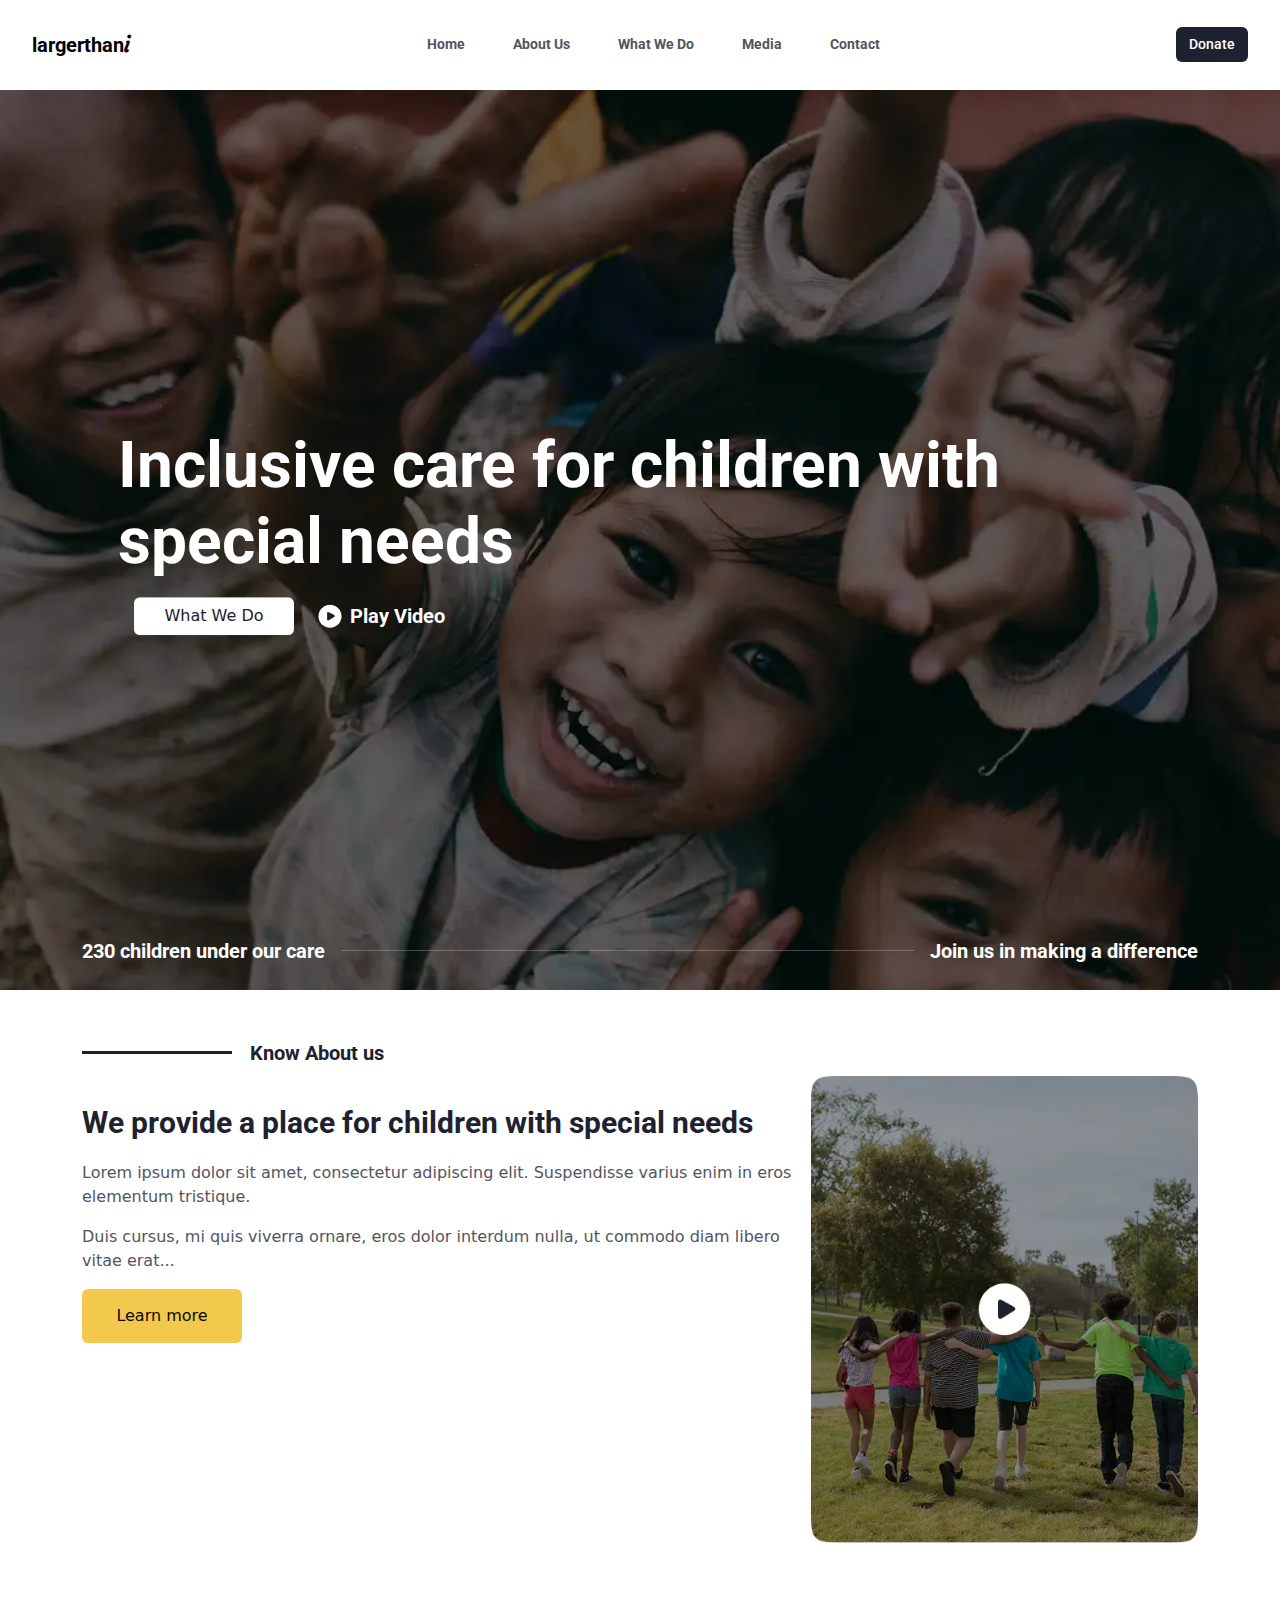
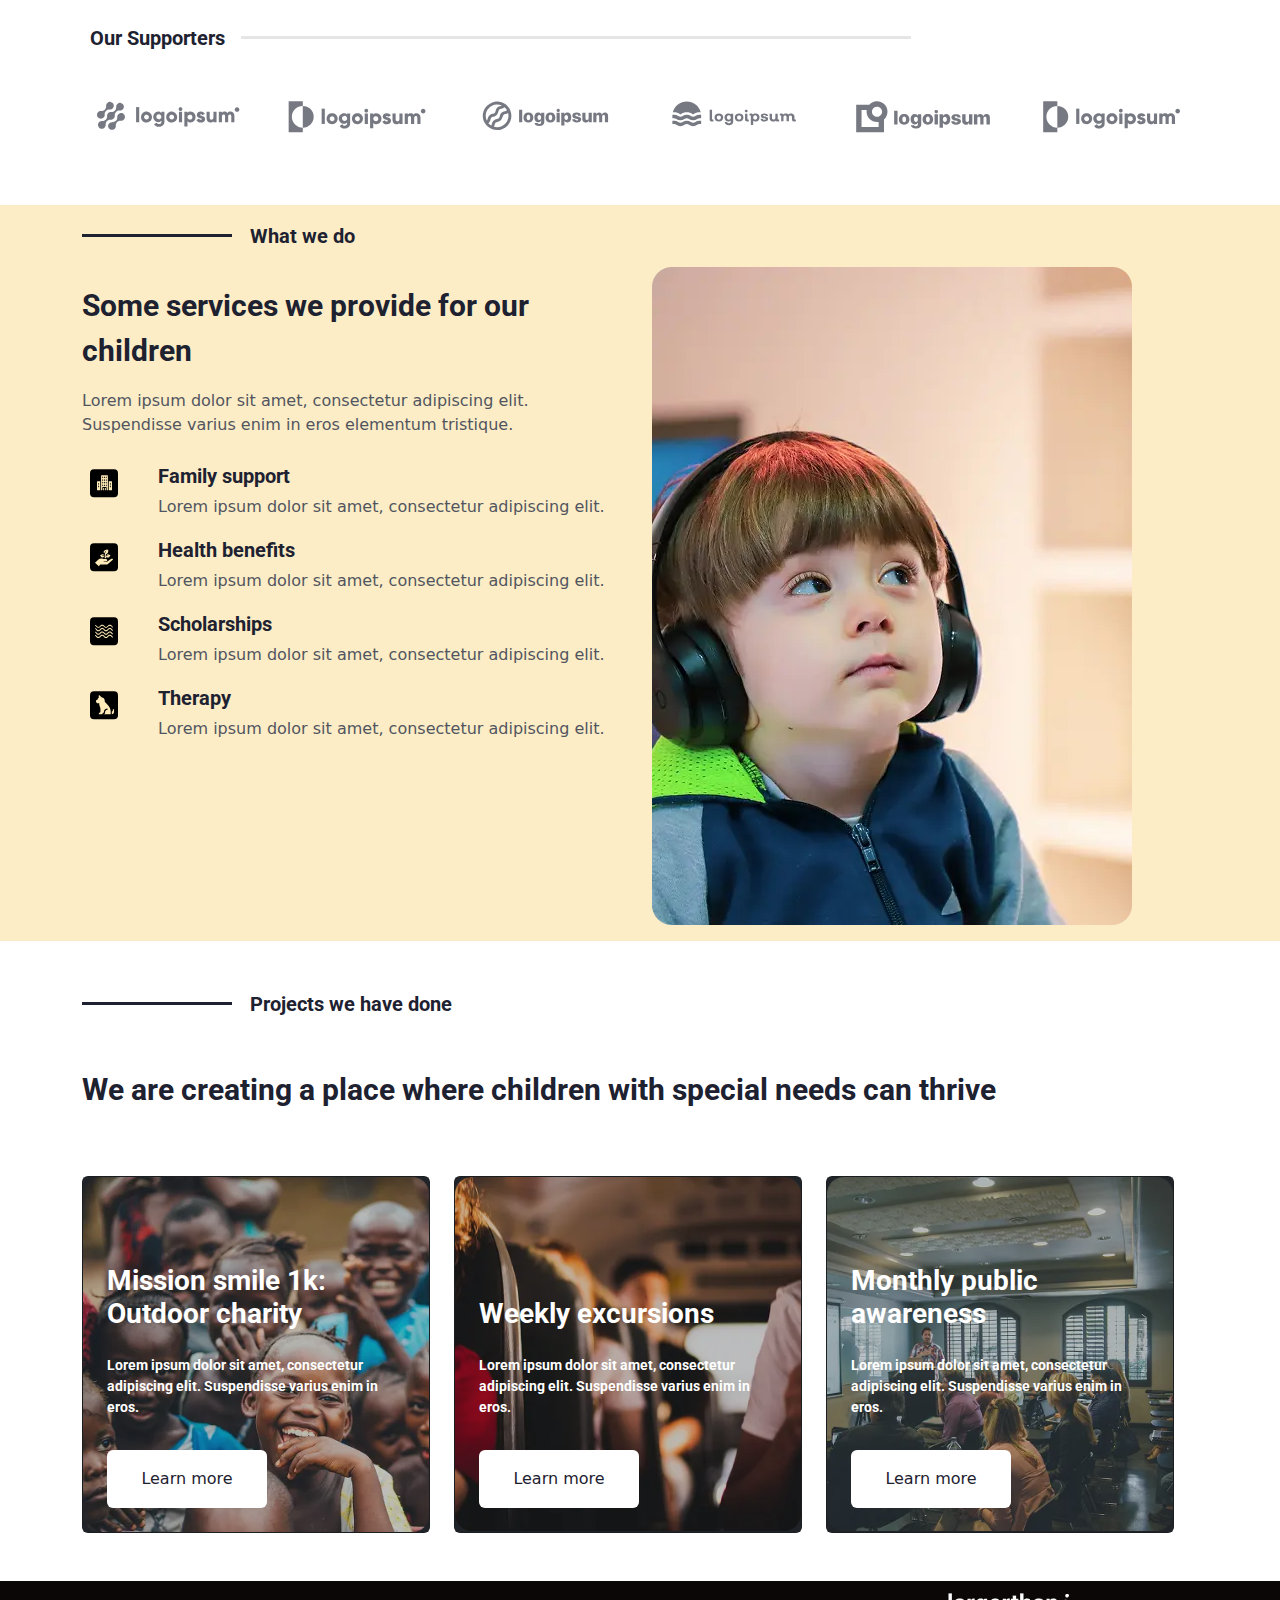
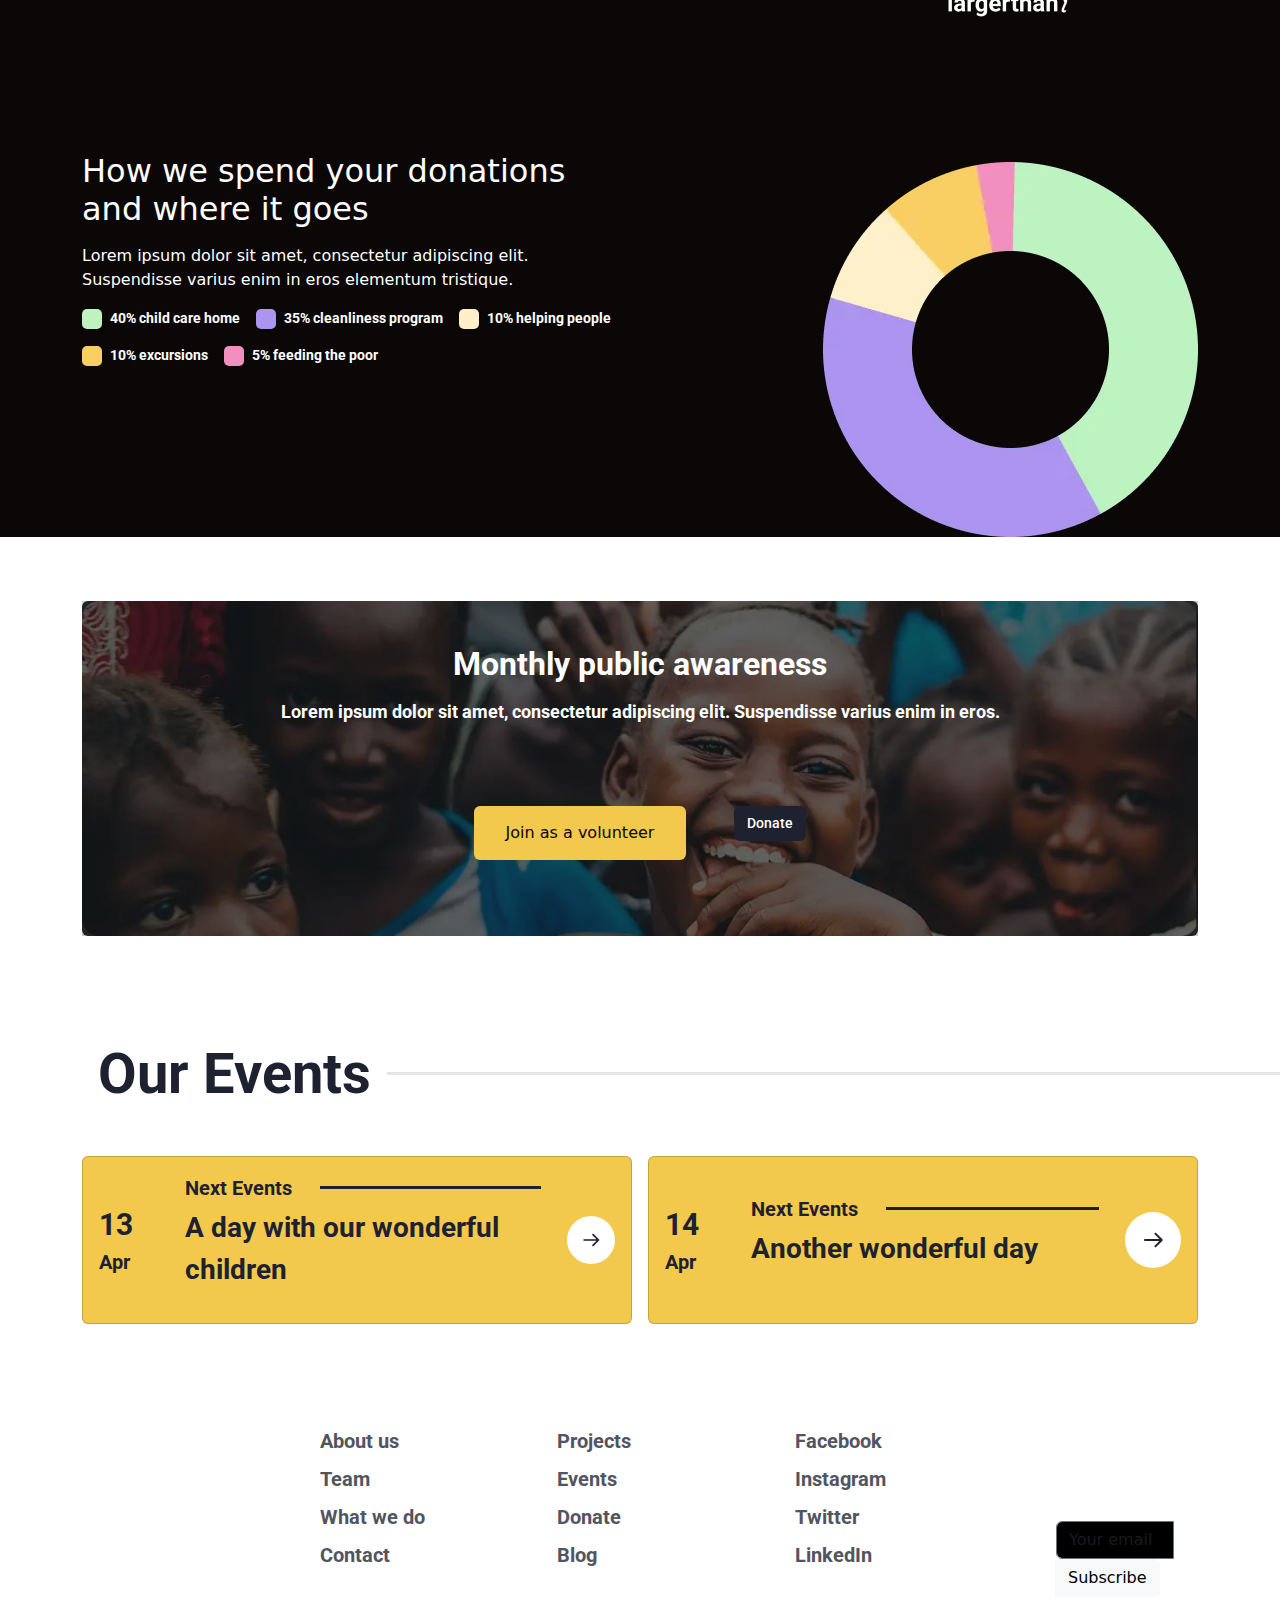
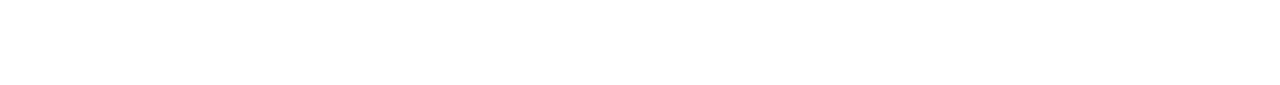
<file: index.html>
<!DOCTYPE html>
<html lang="en">

<head>
    <meta charset="UTF-8">
    <meta name="viewport" content="width=device-width, initial-scale=1.0">

    <!-- google fonts -->
    <link rel="preconnect" href="https://fonts.googleapis.com">
    <link rel="preconnect" href="https://fonts.gstatic.com" crossorigin>
    <link href="https://fonts.googleapis.com/css2?family=Roboto:wght@100..900&display=swap" rel="stylesheet">
    <link href="https://fonts.googleapis.com/css2?family=Courgette&display=swap" rel="stylesheet">

    <!-- bootstrap cSS -->
    <link href="https://cdn.jsdelivr.net/npm/bootstrap@5.3.3/dist/css/bootstrap.min.css" rel="stylesheet">

    <!-- main CSS -->
    <link rel="stylesheet" href="./assets/css/HomePage.css">

    <title>Document</title>
</head>

<body>
    <nav class="navbar navbar-expand-lg navbar-light bg-white sticky-top">
        <div class="container-fluid p-3">

            <a class="navbar-brand mx-3" href="#">
                <span class="Heading-4">largerthan</span><span class="i-font">i</span>
            </a>

            <button class="navbar-toggler" type="button" data-bs-toggle="collapse"
                data-bs-target="#navbarSupportedContent" aria-controls="navbarSupportedContent" aria-expanded="false"
                aria-label="Toggle navigation">
                <span class="navbar-toggler-icon"></span>
            </button>

            <div class="collapse navbar-collapse" id="navbarSupportedContent">

                <ul class="navbar-nav mx-auto mb-0 mb-lg-0">
                    <li class="nav-item Heading-5 mx-3">
                        <a class="nav-link secondary-text" href="./index.html">Home</a>
                    </li>
                    <li class="nav-item Heading-5 mx-3">
                        <a class="nav-link secondary-text" href="./know_about_us.html">About Us</a>
                    </li>
                    <li class="nav-item Heading-5 mx-3">
                        <a class="nav-link secondary-text" href="./whatwedo.html">What We Do</a>
                    </li>
                    <li class="nav-item Heading-5 mx-3">
                        <a class="nav-link secondary-text " href="./media.html">Media</a>
                    </li>
                    <li class="nav-item Heading-5 mx-3">
                        <a class="nav-link secondary-text " href="./contact.html">Contact</a>
                    </li>
                </ul>

                <form class="d-flex mx-3">
                    <a href="./donation.html" class="btn btn-primary-text Heading-5">Donate</a>
                </form>
            </div>
        </div>
    </nav>
    <main>
        <!-- Hero -->
        <section class="hero position-relative">
            <img src="./assets/img/hero/hero.webp" alt="Hero image" class="img-fluid w-100 hero-img">

            <div
                class="container hero-main-text position-absolute top-50 start-50 translate-middle text-center text-md-start px-3 px-md-5">
                <h1 class="home-heading text-white mb-3">Inclusive care for children with special needs</h1>

                <div class="d-flex flex-column flex-md-row align-items-center gap-3 gap-md-4 m-lg-3">
                    <a href="./whatwedo.html" class="btn btn-hero mb-2 mb-md-0">What We Do</a>
                    <div class="d-flex align-items-center justify-content-center justify-content-md-start">
                        <img class="hero-play-img me-2" src="./assets/img/hero/Play icon.svg" alt="">
                        <p class="Heading-4 mb-0 video-hero text-white">Play Video</p>
                    </div>
                </div>
            </div>

            <div class="container position-absolute bottom-0 start-50 translate-middle-x d-none d-md-block mb-4">
                <div class="hero-buttom d-flex align-items-center justify-content-center gap-3">
                    <p class="Heading-4 text-white mb-0">230 children under our care</p>
                    <hr class="border-light flex-grow-1 m-0" style="height:1px;">
                    <p class="Heading-4 text-white mb-0">Join us in making a difference</p>
                </div>
            </div>
        </section>

        <!-- Know About us -->
        <section class="Know-about-us ">
            <div class="container mt-5">
                <div class="row">
                    <div class="col-12">
                        <div class="line-text d-flex align-items-center gap-2 mb-2">
                            <div class="line"></div>
                            <span class="Heading-4 primary-text">Know About us</span>
                        </div>

                        <div
                            class="info d-flex flex-column flex-md-row justify-content-between align-items-start gap-3 mb-4">
                            <div class="right-info flex-grow-1">
                                <p class="Heading-2 primary-text mt-4">
                                    We provide a place for children with special needs
                                </p>
                                <div class="secondary-text">
                                    <p>Lorem ipsum dolor sit amet, consectetur adipiscing elit. Suspendisse varius enim
                                        in
                                        eros elementum tristique.</p>
                                    <p>Duis cursus, mi quis viverra ornare, eros dolor interdum nulla, ut commodo diam
                                        libero vitae erat...</p>
                                    <a href="./know_about_us.html" class="btn btn-info black mb-3 border-0">Learn
                                        more</a>

                                </div>
                            </div>

                            <div>
                                <img src="./assets/img/about_us/Video.webp" class="img-fluid about-img" alt="">
                            </div>
                        </div>
                    </div>
                </div>
            </div>




        </section>

        <!-- our Supporters -->
        <section class="our-supporters">
            <div class="container mt-5">
                <div class="row">
                    <div class="col-12">
                        <div class="line-text d-flex align-items-center gap-2 mb-2">
                            <span class="Heading-4 primary-text m-2">Our Supporters</span>
                            <div class="support-line"></div>
                        </div>

                        <div class="row text-center mt-4 mb-4 g-3">
                            <div class="col-6 col-md-4 col-lg-2">
                                <img src="./assets/img/suporter/Logo1.svg" class="img-fluid" alt="">
                            </div>
                            <div class="col-6 col-md-4 col-lg-2">
                                <img src="./assets/img/suporter/Logo2.svg" class="img-fluid" alt="">
                            </div>
                            <div class="col-6 col-md-4 col-lg-2">
                                <img src="./assets/img/suporter/Logo3.svg" class="img-fluid" alt="">
                            </div>
                            <div class="col-6 col-md-4 col-lg-2">
                                <img src="./assets/img/suporter/Logo4.svg" class="img-fluid" alt="">
                            </div>
                            <div class="col-6 col-md-4 col-lg-2">
                                <img src="./assets/img/suporter/Logo5.svg" class="img-fluid" alt="">
                            </div>
                            <div class="col-6 col-md-4 col-lg-2">
                                <img src="./assets/img/suporter/Logo6.svg" class="img-fluid" alt="">
                            </div>
                        </div>

                    </div>
                </div>
            </div>
        </section>

        <!-- What we do -->
        <section class="what-we-do mt-5  p-3">
            <div class="container">
                <div class="row">
                    <div class="col-12">
                        <div class="line-text d-flex align-items-center gap-2 mb-3">
                            <div class="line flex-shrink-0"></div>
                            <span class="Heading-4 primary-text">What we do</span>
                        </div>
                    </div>
                </div>

                <div class="row g-4 align-items-start">
                    <div class="col-12 col-md-6">
                        <p class="Heading-2 primary-text mt-3">
                            Some services we provide for our children
                        </p>
                        <div class="secondary-text mb-4">
                            <p>Lorem ipsum dolor sit amet, consectetur adipiscing elit. Suspendisse varius enim in eros
                                elementum tristique.</p>
                        </div>

                        <div class="d-flex flex-column gap-3">
                            <div class="d-flex align-items-start flex-wrap gap-3">
                                <div class="icon-to-do p-2 pe-3">
                                    <img src="./assets/img/What we do/Icon1.svg" class="img-fluid" alt="">
                                </div>
                                <div class="what-we-do-text d-flex flex-column align-items-start ps-2">
                                    <p class="Heading-4 primary-text mb-1">Family support</p>
                                    <p class="secondary-text mb-0">Lorem ipsum dolor sit amet, consectetur adipiscing
                                        elit.</p>
                                </div>
                            </div>

                            <div class="d-flex align-items-start flex-wrap gap-3">
                                <div class="icon-to-do p-2 pe-3">
                                    <img src="./assets/img/What we do/Icon2.svg" class="img-fluid" alt="">
                                </div>
                                <div class="what-we-do-text d-flex flex-column align-items-start ps-2">
                                    <p class="Heading-4 primary-text mb-1">Health benefits</p>
                                    <p class="secondary-text mb-0">Lorem ipsum dolor sit amet, consectetur adipiscing
                                        elit.</p>
                                </div>
                            </div>

                            <div class="d-flex align-items-start flex-wrap gap-3">
                                <div class="icon-to-do p-2 pe-3">
                                    <img src="./assets/img/What we do/Icon3.svg" class="img-fluid" alt="">
                                </div>
                                <div class="what-we-do-text d-flex flex-column align-items-start ps-2">
                                    <p class="Heading-4 primary-text mb-1">Scholarships</p>
                                    <p class="secondary-text mb-0">Lorem ipsum dolor sit amet, consectetur adipiscing
                                        elit.</p>
                                </div>
                            </div>

                            <div class="d-flex align-items-start flex-wrap gap-3">
                                <div class="icon-to-do p-2 pe-3">
                                    <img src="./assets/img/What we do/Icon.svg" class="img-fluid" alt="">
                                </div>
                                <div class="what-we-do-text d-flex flex-column align-items-start ps-2">
                                    <p class="Heading-4 primary-text mb-1">Therapy</p>
                                    <p class="secondary-text mb-0">Lorem ipsum dolor sit amet, consectetur adipiscing
                                        elit.</p>
                                </div>
                            </div>
                        </div>
                    </div>

                    <div class="col-12 col-md-6">
                        <img src="./assets/img/What we do/What we do.webp" class="img-fluid" alt="">
                    </div>
                </div>
            </div>
        </section>

        <!-- Projects we have done -->
        <section class="projects-we-have-done mt-5 ">
            <div class="container">
                <div class="row">
                    <div class="col-12">
                        <div class="line-text d-flex align-items-center gap-2 mb-3">
                            <div class="line flex-shrink-0"></div>
                            <span class="Heading-4 primary-text">Projects we have done</span>
                        </div>
                    </div>

                    <div class="right-info flex-grow-1">
                        <p class="Heading-2 primary-text mt-4 py-2">
                            We are creating a place where children with special needs can thrive
                        </p>
                    </div>

                    <div class="projects row g-4 mt-3">
                        <div class="col-12 col-lg-6 col-xl-4">
                            <div class="card bg-dark text-white position-relative h-100">
                                <img src="./assets/img/Projects we have done/pro1.webp" class="card-img" alt="...">
                                <div class="position-absolute top-0 start-0 w-100 h-100 bg-dark opacity-25"></div>
                                <div
                                    class="card-img-overlay d-flex flex-column align-items-sm-start justify-content-end p-4">
                                    <div>
                                        <h5 class="Heading-3">Mission smile 1k: Outdoor charity</h5>
                                        <p class="Heading-5 py-3">Lorem ipsum dolor sit amet, consectetur adipiscing
                                            elit. Suspendisse varius enim in eros.</p>
                                        <a href="./project.html" class="btn btn-hero py-3 mt-auto">Learn more</a>
                                    </div>
                                </div>
                            </div>
                        </div>

                        <div class="col-12 col-lg-6 col-xl-4">
                            <div class="card bg-dark text-white position-relative h-100">
                                <img src="./assets/img/Projects we have done/pro2.webp" class="card-img" alt="...">
                                <div class="position-absolute top-0 start-0 w-100 h-100 bg-dark opacity-25"></div>
                                <div
                                    class="card-img-overlay d-flex flex-column align-items-sm-start justify-content-end p-4">
                                    <div>
                                        <h5 class="Heading-3">Weekly excursions</h5>
                                        <p class="Heading-5 py-3">Lorem ipsum dolor sit amet, consectetur adipiscing
                                            elit. Suspendisse varius enim in eros.</p>
                                        <button class="btn btn-hero py-3 mt-auto">Learn more</button>
                                    </div>
                                </div>
                            </div>
                        </div>

                        <div class="col-12 col-lg-6 col-xl-4">
                            <div class="card bg-dark text-white position-relative h-100">
                                <img src="./assets/img/Projects we have done/pro3.webp" class="card-img" alt="...">
                                <div class="position-absolute top-0 start-0 w-100 h-100 bg-dark opacity-25"></div>
                                <div
                                    class="card-img-overlay d-flex flex-column align-items-sm-start justify-content-end p-4">
                                    <div>
                                        <h5 class="Heading-3">Monthly public awareness</h5>
                                        <p class="Heading-5 py-3">Lorem ipsum dolor sit amet, consectetur adipiscing
                                            elit. Suspendisse varius enim in eros.</p>
                                        <button class="btn btn-hero py-3 mt-auto">Learn more</button>
                                    </div>
                                </div>
                            </div>
                        </div>
                    </div>
                </div>
            </div>
        </section>

        <!-- chart -->
        <section class="chart mt-5 text-white">
            <div class="container">
                <div class="row align-items-center">
                    <div class="col-lg-6 col-md-7 text-md-start text-center mb-4 mb-md-0">
                        <h2 class="mb-3">How we spend your donations and where it goes</h2>
                        <p class="mb-3">
                            Lorem ipsum dolor sit amet, consectetur adipiscing elit. Suspendisse varius enim in eros
                            elementum tristique.
                        </p>
                        <div class="d-flex flex-wrap gap-3 justify-content-md-start justify-content-center">
                            <div class="d-flex align-items-center gap-2">
                                <div class="small-box teel"></div>
                                <p class="Heading-5 mb-0">40% child care home</p>
                            </div>
                            <div class="d-flex align-items-center gap-2">
                                <div class="small-box perple"></div>
                                <p class="Heading-5 mb-0">35% cleanliness program</p>
                            </div>
                            <div class="d-flex align-items-center gap-2">
                                <div class="small-box creem"></div>
                                <p class="Heading-5 mb-0">10% helping people</p>
                            </div>
                            <div class="d-flex align-items-center gap-2">
                                <div class="small-box yellow-ver3"></div>
                                <p class="Heading-5 text-white mb-0">10% excursions</p>
                            </div>
                            <div class="d-flex align-items-center gap-2">
                                <div class="small-box pink"></div>
                                <p class="Heading-5 text-white mb-0">5% feeding the poor</p>
                            </div>
                        </div>
                    </div>

                    <div class="col-lg-6 col-md-5 text-center text-md-end">
                        <img src="./assets/img/public/Chart.webp" class="img-fluid chart-img" alt="Chart">
                    </div>
                </div>
            </div>
        </section>


        <!-- Poster -->
        <section class="poster mt-5 p-3">
            <div class="container ">

                <div class="card bg-dark text-white position-relative border-0 rounded-lg">
                    <img src="./assets/img/public/BG.webp" class="card-img img-fluid rounded-lg" alt="Poster">
                    <div class="position-absolute top-0 start-0 w-100 h-100 bg-dark opacity-25 rounded-lg"></div>
                    <div
                        class="card-img-overlay d-flex flex-column align-items-center justify-content-center p-5 text-wrap poster-content">
                        <h5 class="Heading-3 mb-3 poster-title">Monthly public awareness</h5>
                        <p class="Heading-5 mb-4 poster-text">
                            Lorem ipsum dolor sit amet, consectetur adipiscing elit. Suspendisse varius enim in eros.
                        </p>
                        <div class="row g-2 p-3">
                            <div class="col-auto g-5">
                                <button class="btn btn-info black mb-3 border-0 w-auto">Join as a volunteer</button>
                            </div>
                            <div class="col-auto g-5">
                                <a href="./donation.html" class="btn btn-primary-text Heading-5">Donate</a>
                            </div>
                        </div>
                    </div>
                </div>
            </div>
        </section>

        <!-- Our Events -->
        <section class="Our-Events mt-5 p-3">
            <div class="container">
                <div class="row mb-4">
                    <div class="col-12">
                        <div class="d-flex flex-column flex-lg-row align-items-center p-2 p-lg-3">
                            <p class="Heading-1 primary-text me-lg-3 mb-2 mb-lg-0 flex-shrink-0">Our Events</p>
                            <div class="support-line flex-grow-1"></div>
                        </div>
                    </div>
                </div>
                <div class="row g-3">
                    <div class="col-12 col-lg-6">
                        <div
                            class="card p-3 h-100 d-flex flex-column flex-lg-row align-items-center flex-wrap flex-lg-nowrap">
                            <div class="date-col me-lg-3 mb-2 mb-lg-0" style="min-width: 70px;">
                                <div class="date d-flex flex-column align-items-start">
                                    <p class="Heading-2 primary-text mb-0">13</p>
                                    <p class="Heading-4 primary-text mt-0">Apr</p>
                                </div>
                            </div>
                            <div class="event-col flex-grow-1 mb-2 mb-lg-0">
                                <div class="line-text d-flex align-items-center w-100 mb-1">
                                    <span class="Heading-4 primary-text me-2 flex-shrink-0">Next Events</span>
                                    <div class="line flex-grow-1"></div>
                                </div>
                                <p class="Heading-3 primary-text mt-0">A day with our wonderful children</p>
                            </div>
                            <div class="icon-col ms-lg-3" style="min-width: 40px;">
                                <div class="icon-arrow d-flex align-items-center justify-content-center">
                                    <img src="./assets/img/public/Arrow button.svg" alt="" class="img-fluid arrow-icon">
                                </div>
                            </div>
                        </div>
                    </div>
                    <div class="col-12 col-lg-6">
                        <div
                            class="card p-3 h-100 d-flex flex-column flex-lg-row align-items-center flex-wrap flex-lg-nowrap">
                            <div class="date-col me-lg-3 mb-2 mb-lg-0" style="min-width: 70px;">
                                <div class="date d-flex flex-column align-items-start">
                                    <p class="Heading-2 primary-text mb-0">14</p>
                                    <p class="Heading-4 primary-text mt-0">Apr</p>
                                </div>
                            </div>
                            <div class="event-col flex-grow-1 mb-2 mb-lg-0">
                                <div class="line-text d-flex align-items-center w-100 mb-1">
                                    <span class="Heading-4 primary-text me-2 flex-shrink-0">Next Events</span>
                                    <div class="line flex-grow-1"></div>
                                </div>
                                <p class="Heading-3 primary-text mt-0">Another wonderful day</p>
                            </div>
                            <div class="icon-col ms-lg-3" style="min-width: 40px;">
                                <div class="icon-arrow d-flex align-items-center justify-content-center">
                                    <img src="./assets/img/public/Arrow button.svg" alt="" class="img-fluid arrow-icon">
                                </div>
                            </div>
                        </div>
                    </div>
                </div>
            </div>
        </section>

    </main>

    <!-- Footer -->
    <footer class="footer  text-white text-center text-lg-start p-5 ">
        <div class="container">
            <div class="row justify-content-between align-items-start ">

                <div class="col-lg-2  mb-4 mb-lg-0 text-lg-start text-center">
                    <span class="Heading-4">largerthan</span><span class="i-font">i</span>
                </div>

                <div class="col-lg-2 col-4 mb-4 mb-lg-0 ">
                    <ul class="list-unstyled">
                        <li class="mb-2"><a href="./index.html"
                                class="Heading-4 text-white text-decoration-none">Home</a></li>
                        <li class="mb-2"><a href="./know_about_us.html"
                                class="Heading-4 secondary-text text-decoration-none">About us</a>
                        </li>
                        <li class="mb-2"><a href="" class="Heading-4 secondary-text text-decoration-none">Team</a>
                        </li>
                        <li class="mb-2"><a href="./whatwedo.html"
                                class="Heading-4 secondary-text text-decoration-none">What we
                                do</a></li>
                        <li class="mb-2"><a href="./contact.html"
                                class="Heading-4 secondary-text text-decoration-none">Contact</a>
                        </li>
                    </ul>

                </div>

                <div class="col-lg-2 col-4 mb-4 mb-lg-0">
                    <ul class="list-unstyled">
                        <li class="mb-2"><a href="#" class="Heading-4 text-white text-decoration-none">More</a></li>
                        <li class="mb-2"><a href="./project.html"
                                class="Heading-4 secondary-text text-decoration-none">Projects</a>
                        </li>
                        <li class="mb-2"><a href="./events.html"
                                class="Heading-4 secondary-text text-decoration-none">Events</a>
                        </li>
                        <li class="mb-2"><a href="./donation.html"
                                class="Heading-4 secondary-text text-decoration-none">Donate</a>
                        </li>
                        <li class="mb-2"><a href="#!" class="Heading-4 secondary-text text-decoration-none">Blog</a>
                        </li>
                    </ul>
                </div>

                <div class="col-lg-2 col-4 mb-4 mb-lg-0">
                    <ul class="list-unstyled">
                        <li class="mb-2"><a href="#" class="Heading-4 text-white text-decoration-none">Connect</a></li>
                        <li class="mb-2"><a href="#!" class="Heading-4 secondary-text text-decoration-none">Facebook</a>
                        </li>
                        <li class="mb-2"><a href="#!"
                                class="Heading-4 secondary-text text-decoration-none">Instagram</a></li>
                        <li class="mb-2"><a href="#!" class="Heading-4 secondary-text text-decoration-none">Twitter</a>
                        </li>
                        <li class="mb-2"><a href="#!" class="Heading-4 secondary-text text-decoration-none">LinkedIn</a>
                        </li>
                    </ul>
                </div>

                <div class="form-custom col-lg-2 col-12 mb-4 mb-lg-0 ">
                    <h5 class="Heading-3 text-white">Subscribe to get latest updates</h5>
                    <div class="input-group mb-3 p-4">
                        <input type="text" class="form-control bg-black text-white border-secondary custom-input"
                            placeholder="Your email" aria-label="Recipient's useremail"
                            aria-describedby="button-addon2">
                        <button class="btn btn-light" type="button" id="button-addon2">Subscribe</button>
                    </div>
                </div>


            </div>
        </div>
    </footer>







    <script src="https://cdn.jsdelivr.net/npm/bootstrap@5.3.2/dist/js/bootstrap.bundle.min.js"></script>

</body>

</html>
</file>
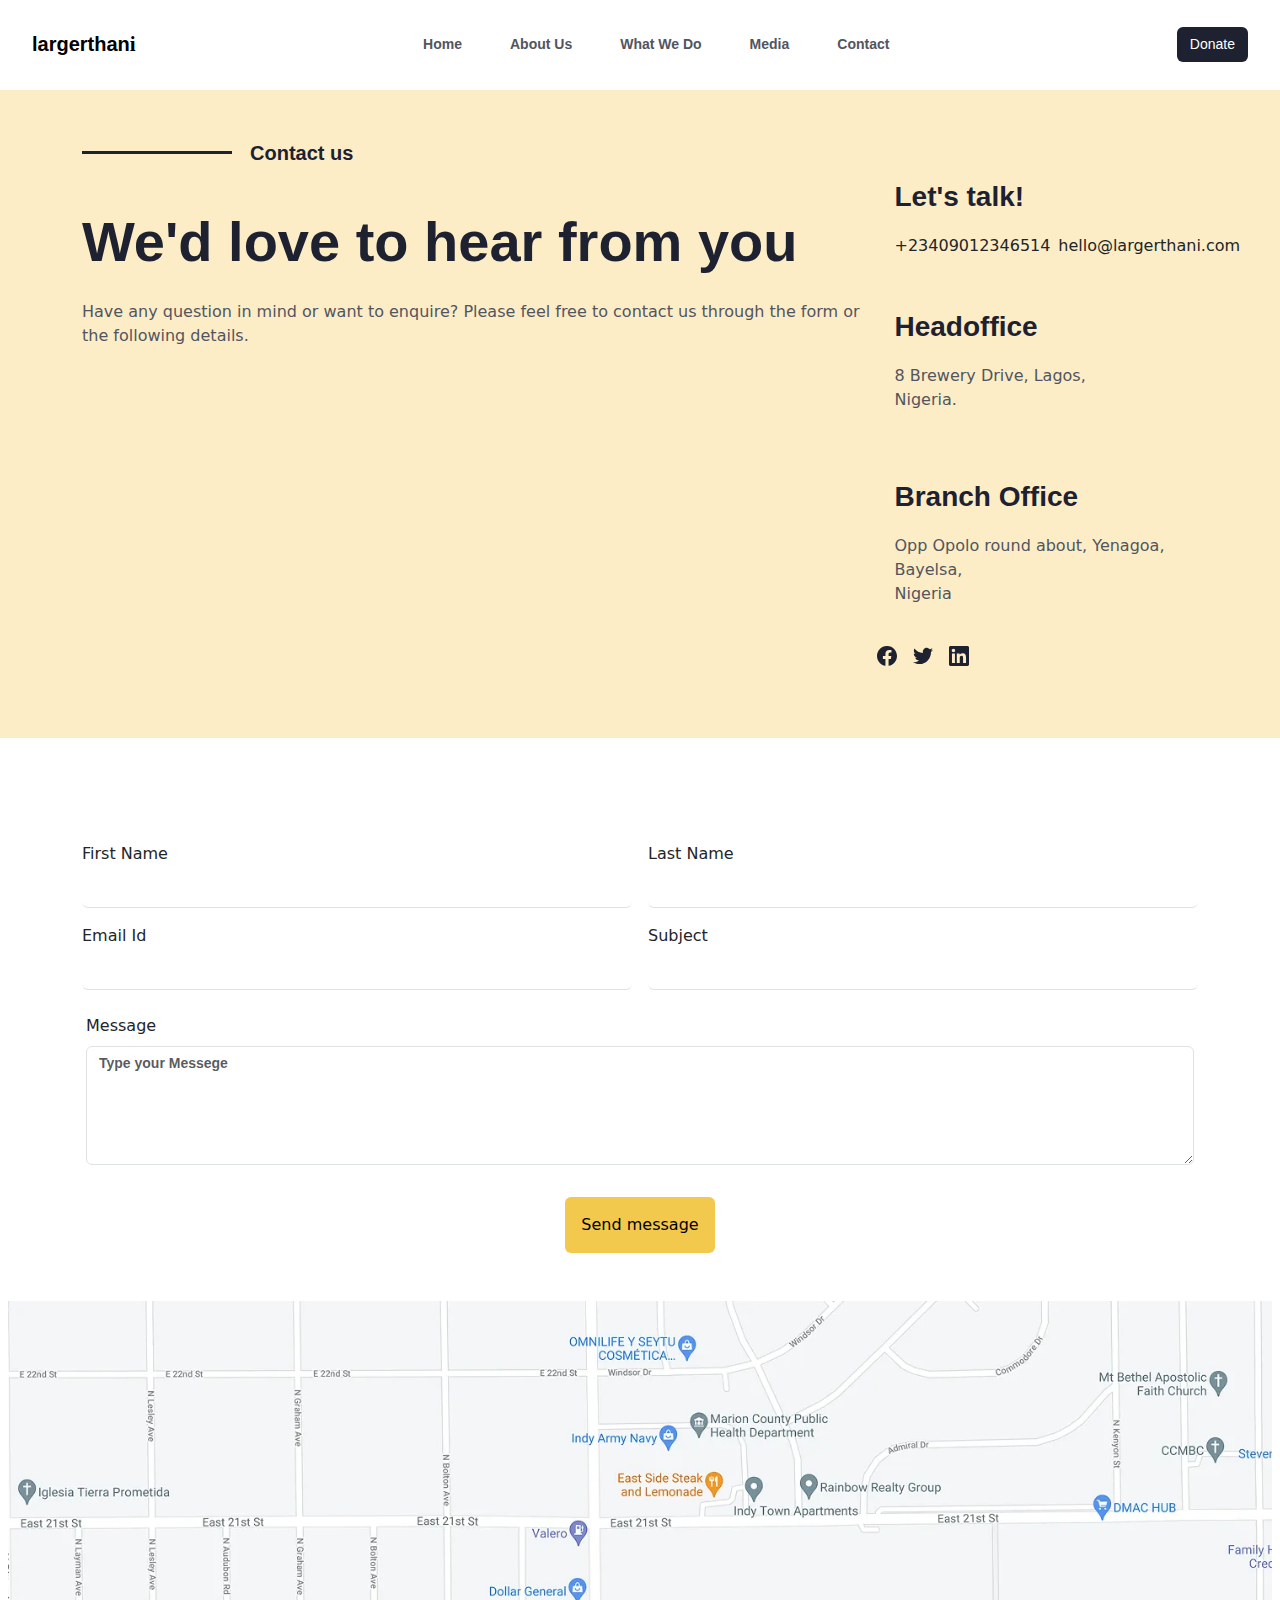
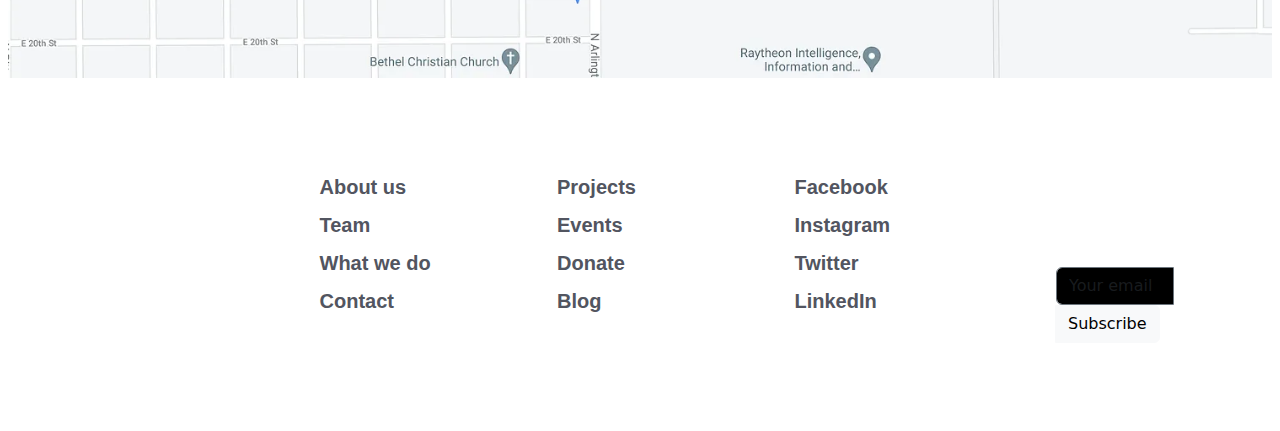
<file: contact.html>
<!DOCTYPE html>
<html lang="en">

<head>
    <meta charset="UTF-8">
    <meta name="viewport" content="width=device-width, initial-scale=1.0">
    <title>Document</title>
    <!-- bootstrap cSS -->
    <link href="https://cdn.jsdelivr.net/npm/bootstrap@5.3.3/dist/css/bootstrap.min.css" rel="stylesheet">

    <!-- know_about_us CSS -->
    <link rel="stylesheet" href="./assets/css/know_about_us.css">

    <link rel="stylesheet" href="./assets/css/Topnews.css">
    <link rel="stylesheet" href="./assets/css/Contactus.css">

    <!-- main CSS -->
    <link rel="stylesheet" href="./assets/css/HomePage.css">
</head>

<body>
    <nav class="navbar navbar-expand-lg navbar-light bg-white sticky-top">
        <div class="container-fluid p-3">

            <a class="navbar-brand mx-3" href="#">
                <span class="Heading-4">largerthan</span><span class="i-font">i</span>
            </a>

            <button class="navbar-toggler" type="button" data-bs-toggle="collapse"
                data-bs-target="#navbarSupportedContent" aria-controls="navbarSupportedContent" aria-expanded="false"
                aria-label="Toggle navigation">
                <span class="navbar-toggler-icon"></span>
            </button>

            <div class="collapse navbar-collapse" id="navbarSupportedContent">

                <ul class="navbar-nav mx-auto mb-0 mb-lg-0">
                    <li class="nav-item Heading-5 mx-3">
                        <a class="nav-link secondary-text" href="./index.html">Home</a>
                    </li>
                    <li class="nav-item Heading-5 mx-3">
                        <a class="nav-link secondary-text" href="./know_about_us.html">About Us</a>
                    </li>
                    <li class="nav-item Heading-5 mx-3">
                        <a class="nav-link secondary-text" href="./whatwedo.html">What We Do</a>
                    </li>
                    <li class="nav-item Heading-5 mx-3">
                        <a class="nav-link secondary-text " href="./media.html">Media</a>
                    </li>
                    <li class="nav-item Heading-5 mx-3">
                        <a class="nav-link secondary-text " href="./contact.html">Contact</a>
                    </li>
                </ul>

                <form class="d-flex mx-3">
                    <a href="./donation.html" class="btn btn-primary-text Heading-5">Donate</a>

                </form>
            </div>
        </div>
    </nav>
    <main>
        <!-- Contact us-->
        <section class="Contact-us ">
            <div class="container pt-5 pb-5">
                <div class="row ">
                    <div class="col-12">
                        <div class="line-text d-flex align-items-center gap-2 mb-2 ">
                            <div class="line"></div>
                            <span class="Heading-4 primary-text">Contact us</span>
                        </div>

                        <div
                            class="info d-flex flex-column flex-md-row justify-content-between align-items-start gap-3 mb-4">
                            <div class="right-info flex-grow-1">
                                <p class="Heading-1 primary-text mt-4">
                                    We'd love to hear from you
                                </p>
                                <div class="secondary-text">
                                    <p>Have any question in mind or want to enquire? Please feel free to contact us
                                        through the form or the following details.</p>
                                </div>
                            </div>

                            <div class="contact-details ">
                                <div class="c-detail pb-5">
                                    <p class="Heading-3 primary-text">Let's talk! </p>
                                    <div class="dis row">
                                        <div class="col-12 col-md-6">
                                            <p class="mb-0">+23409012346514</p>
                                        </div>
                                        <div class="col-12 col-md-6">
                                            <p class="mb-0">hello@largerthani.com</p>
                                        </div>
                                    </div>


                                </div>
                                <div class="c-detail pb-5">
                                    <p class="Heading-3 primary-text">Headoffice </p>
                                    <p class="secondary-text p-0 m-0">8 Brewery Drive, Lagos,
                                    </p>
                                    <p class="secondary-text ">Nigeria.</p>
                                </div>
                                <div class="c-detail pb-4">
                                    <p class="Heading-3 primary-text">Branch Office </p>

                                    <p class="secondary-text p-0 m-0">Opp Opolo round about, Yenagoa, Bayelsa,
                                    </p>
                                    <p class="secondary-text ">Nigeria</p>

                                </div>

                                <div class="row">
                                    <div class="col-12 col-sm-6 col-md-4 col-lg-3">


                                        <div class="d-flex justify-content-center align-content-center gap-3">
                                            <img src="./assets/img/Meet our team/facebook.svg" alt="">
                                            <img src="./assets/img/Meet our team/x.svg" alt="">
                                            <img src="./assets/img/Meet our team/linkedin.svg" alt="">
                                        </div>
                                    </div>
                                </div>
                            </div>
                        </div>
                    </div>
                </div>
            </div>





        </section>

        <section class="massage mt-5 p-2 ">
            <div class="container mt-5">
                <form class="row g-3">
                    <div class="col-md-6">
                        <label for="inputEmail4" class="form-label">First Name</label>
                        <input type="email"
                            class=" Heading-5 secondary-text border-top-0 border-end-0  border-start-0 form-control"
                            id="inputEmail4">
                    </div>
                    <div class="col-md-6">
                        <label for="inputPassword4" class="form-label">Last Name</label>
                        <input type="password"
                            class="Heading-5 secondary-text border-top-0 border-end-0  border-start-0 form-control"
                            id="inputPassword4">
                    </div>

                    <div class="col-md-6">
                        <label for="inputEmail4" class="form-label">Email Id</label>
                        <input type="email"
                            class=" Heading-5 secondary-text border-top-0 border-end-0  border-start-0  form-control"
                            id="inputEmail4">
                    </div>
                    <div class="col-md-6">
                        <label for="inputPassword4" class="form-label">Subject</label>
                        <input type="password"
                            class="Heading-5 secondary-text border-top-0 border-end-0  border-start-0 form-control"
                            id="inputPassword4">
                    </div>
                    <div class="container mt-4">
                        <div class="mb-3">
                            <label for="exampleFormControlTextarea1" class="form-label">Message</label>
                            <textarea class="Heading-5 secondary-text form-control" id="exampleFormControlTextarea1"
                                rows="5" placeholder="Type your Messege"></textarea>
                        </div>
                    </div>

                    <div class="col-12 text-center">
                        <div class="col-auto g-5">
                            <button class="btn btn-info border-0  p-3 poster-btn w-auto">Send message</button>
                        </div>
                    </div>
                </form>
            </div>

            <img src="./assets/img/public/Map.webp" class="w-100 pt-5" alt="">
        </section>

    </main>





    <!-- Footer -->
    <footer class="footer  text-white text-center text-lg-start p-5 ">
        <div class="container">
            <div class="row justify-content-between align-items-start ">

                <div class="col-lg-2  mb-4 mb-lg-0 text-lg-start text-center">
                    <span class="Heading-4">largerthan</span><span class="i-font">i</span>
                </div>

                <div class="col-lg-2 col-4 mb-4 mb-lg-0 ">
                    <ul class="list-unstyled">
                        <li class="mb-2"><a href="./index.html"
                                class="Heading-4 text-white text-decoration-none">Home</a></li>
                        <li class="mb-2"><a href="./know_about_us.html"
                                class="Heading-4 secondary-text text-decoration-none">About us</a>
                        </li>
                        <li class="mb-2"><a href="" class="Heading-4 secondary-text text-decoration-none">Team</a>
                        </li>
                        <li class="mb-2"><a href="./whatwedo.html"
                                class="Heading-4 secondary-text text-decoration-none">What we
                                do</a></li>
                        <li class="mb-2"><a href="./contact.html"
                                class="Heading-4 secondary-text text-decoration-none">Contact</a>
                        </li>
                    </ul>

                </div>

                <div class="col-lg-2 col-4 mb-4 mb-lg-0">
                    <ul class="list-unstyled">
                        <li class="mb-2"><a href="#" class="Heading-4 text-white text-decoration-none">More</a></li>
                        <li class="mb-2"><a href="./project.html"
                                class="Heading-4 secondary-text text-decoration-none">Projects</a>
                        </li>
                        <li class="mb-2"><a href="./events.html" class="Heading-4 secondary-text text-decoration-none">Events</a>
                        </li>
                        <li class="mb-2"><a href="./donation.html"
                                class="Heading-4 secondary-text text-decoration-none">Donate</a>
                        </li>
                        <li class="mb-2"><a href="#!" class="Heading-4 secondary-text text-decoration-none">Blog</a>
                        </li>
                    </ul>
                </div>

                <div class="col-lg-2 col-4 mb-4 mb-lg-0">
                    <ul class="list-unstyled">
                        <li class="mb-2"><a href="#" class="Heading-4 text-white text-decoration-none">Connect</a></li>
                        <li class="mb-2"><a href="#!" class="Heading-4 secondary-text text-decoration-none">Facebook</a>
                        </li>
                        <li class="mb-2"><a href="#!"
                                class="Heading-4 secondary-text text-decoration-none">Instagram</a></li>
                        <li class="mb-2"><a href="#!" class="Heading-4 secondary-text text-decoration-none">Twitter</a>
                        </li>
                        <li class="mb-2"><a href="#!" class="Heading-4 secondary-text text-decoration-none">LinkedIn</a>
                        </li>
                    </ul>
                </div>

                <div class="form-custom col-lg-2 col-12 mb-4 mb-lg-0 ">
                    <h5 class="Heading-3 text-white">Subscribe to get latest updates</h5>
                    <div class="input-group mb-3 p-4">
                        <input type="text" class="form-control bg-black text-white border-secondary custom-input"
                            placeholder="Your email" aria-label="Recipient's useremail"
                            aria-describedby="button-addon2">
                        <button class="btn btn-light" type="button" id="button-addon2">Subscribe</button>
                    </div>
                </div>


            </div>
        </div>
    </footer>
        <script src="https://cdn.jsdelivr.net/npm/bootstrap@5.3.2/dist/js/bootstrap.bundle.min.js"></script>

</body>

</html>
</file>
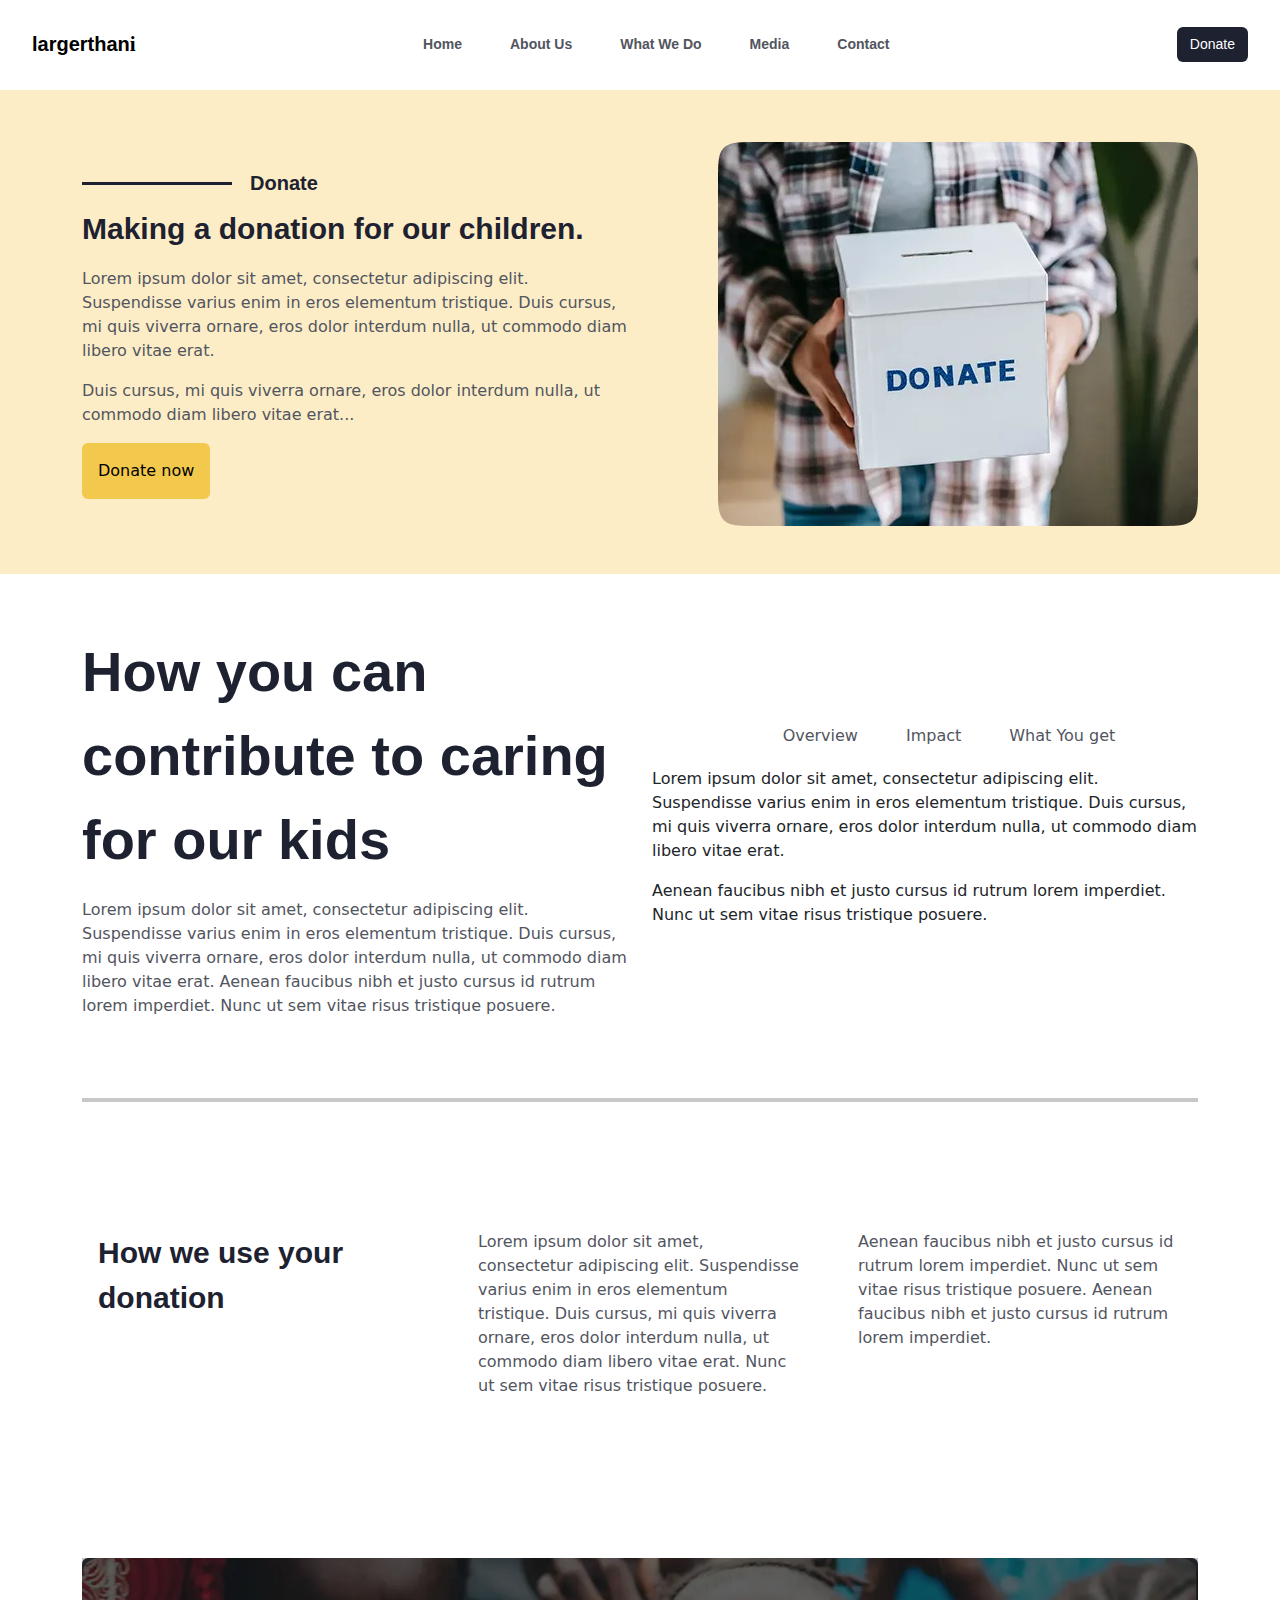
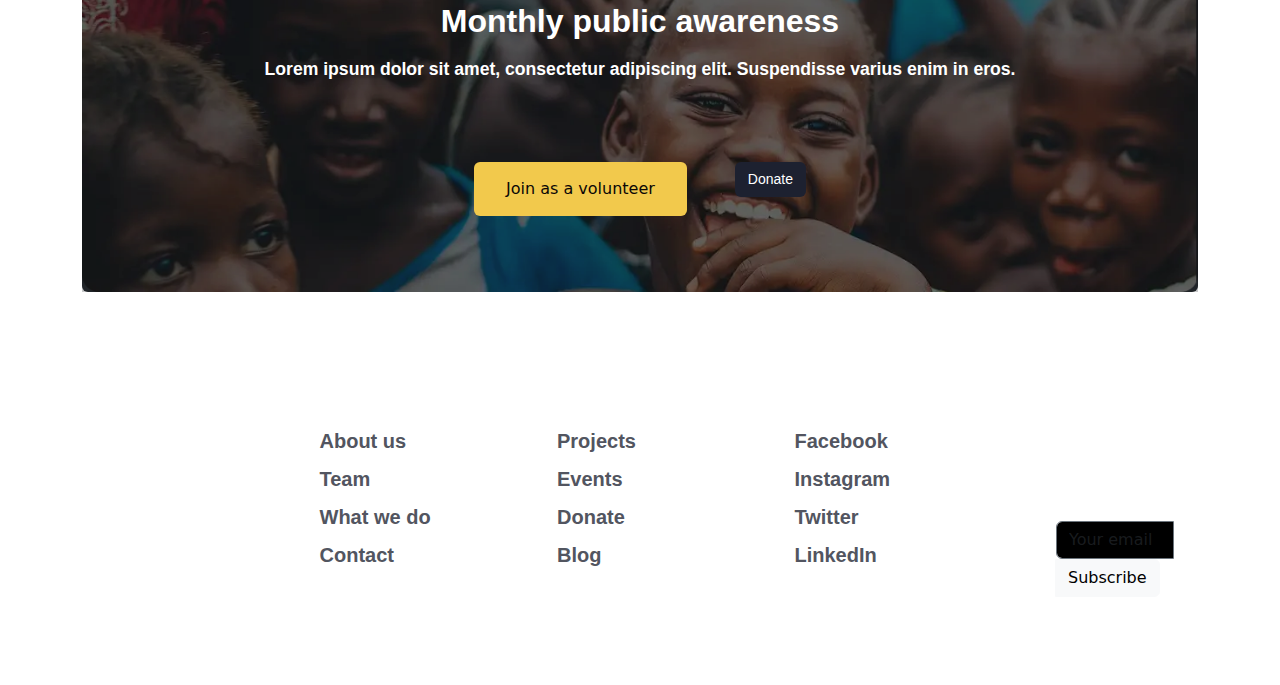
<file: donation.html>
<!DOCTYPE html>
<html lang="en">

<head>
    <meta charset="UTF-8">
    <meta name="viewport" content="width=device-width, initial-scale=1.0">
    <title>Document</title>
    <!-- bootstrap cSS -->
    <link href="https://cdn.jsdelivr.net/npm/bootstrap@5.3.3/dist/css/bootstrap.min.css" rel="stylesheet">

    <!-- know_about_us CSS -->
    <link rel="stylesheet" href="./assets/css/know_about_us.css">

    <link rel="stylesheet" href="./assets/css/Topnews.css">
    <link rel="stylesheet" href="./assets/css/Contactus.css">
    <link rel="stylesheet" href="./assets/css/donation.css">

    <!-- main CSS -->
    <link rel="stylesheet" href="./assets/css/HomePage.css">
</head>

<body>
    <nav class="navbar navbar-expand-lg navbar-light bg-white sticky-top">
        <div class="container-fluid p-3">

            <a class="navbar-brand mx-3" href="#">
                <span class="Heading-4">largerthan</span><span class="i-font">i</span>
            </a>

            <button class="navbar-toggler" type="button" data-bs-toggle="collapse"
                data-bs-target="#navbarSupportedContent" aria-controls="navbarSupportedContent" aria-expanded="false"
                aria-label="Toggle navigation">
                <span class="navbar-toggler-icon"></span>
            </button>

            <div class="collapse navbar-collapse" id="navbarSupportedContent">

                <ul class="navbar-nav mx-auto mb-0 mb-lg-0">
                    <li class="nav-item Heading-5 mx-3">
                        <a class="nav-link secondary-text" href="./index.html">Home</a>
                    </li>
                    <li class="nav-item Heading-5 mx-3">
                        <a class="nav-link secondary-text" href="./know_about_us.html">About Us</a>
                    </li>
                    <li class="nav-item Heading-5 mx-3">
                        <a class="nav-link secondary-text" href="./whatwedo.html">What We Do</a>
                    </li>
                    <li class="nav-item Heading-5 mx-3">
                        <a class="nav-link secondary-text " href="./media.html">Media</a>
                    </li>
                    <li class="nav-item Heading-5 mx-3">
                        <a class="nav-link secondary-text " href="./contact.html">Contact</a>
                    </li>
                </ul>

                <form class="d-flex mx-3">
                    <a href="./donation.html" class="btn btn-primary-text Heading-5">Donate</a>

                </form>
            </div>
        </div>
    </nav>
    <main>
        <!-- donate -->
        <section class="donation pt-5 pb-5">
            <div class="container mt-1">
                <div class="row align-items-center">

                    <div class="col-12 col-md-6 mb-4 mb-md-0">
                        <div class="line-text d-flex align-items-center gap-2 p-0 mb-2">
                            <div class="line"></div>
                            <span class="Heading-4 primary-text">Donate</span>
                        </div>

                        <p class="Heading-2 primary-text mt-1">
                            Making a donation for our children.
                        </p>

                        <div class="secondary-text">
                            <p>Lorem ipsum dolor sit amet, consectetur adipiscing elit. Suspendisse varius enim in eros
                                elementum tristique. Duis cursus, mi quis viverra ornare, eros dolor interdum nulla, ut
                                commodo diam libero vitae erat.</p>
                            <p>Duis cursus, mi quis viverra ornare, eros dolor interdum nulla, ut commodo diam libero
                                vitae erat...</p>
                        </div>
                        <button class="btn btn-info border-0  p-3 poster-btn w-auto">Donate now</button>

                    </div>

                    <div class="col-12 col-md-6 text-center text-md-end">
                        <img src="./assets/img/public/donation.webp" class="img-fluid about-img" alt="">
                    </div>

                </div>
            </div>
        </section>
        <!-- contribution -->
        <section class="pt-5 pb-5">
            <div class="container mt-1">
                <div class="row align-items-center">

                    <div class="col-12 col-md-6 mb-4 mb-md-0">


                        <p class="Heading-1 primary-text mt-1">
                            How you can contribute to caring for our kids
                        </p>

                        <div class="secondary-text">
                            <p>Lorem ipsum dolor sit amet, consectetur adipiscing elit. Suspendisse varius enim in eros
                                elementum tristique. Duis cursus, mi quis viverra ornare, eros dolor interdum nulla, ut
                                commodo diam libero vitae erat. Aenean faucibus nibh et justo cursus id rutrum lorem
                                imperdiet. Nunc ut sem vitae risus tristique posuere.</p>

                        </div>
                    </div>

                    <div class="col-12 col-md-6">
                        <ul class="nav  custom-nav justify-content-center">
                            <li class="nav-item mb-2">
                                <a class="nav-link active secondary-text ps-5" aria-current="page" href="#">Overview</a>
                            </li>
                            <li class="nav-item mb-2">
                                <a class="nav-link secondary-text ps-5" href="#">Impact</a>
                            </li>
                            <li class="nav-item mb-0">
                                <a class="nav-link secondary-text ps-5" href="#">What You get</a>
                            </li>
                        </ul>

                        <div>
                            <p>Lorem ipsum dolor sit amet, consectetur adipiscing elit. Suspendisse varius enim in eros
                                elementum tristique. Duis cursus, mi quis viverra ornare, eros dolor interdum nulla, ut
                                commodo diam libero vitae erat.</p>
                            <p>Aenean faucibus nibh et justo cursus id rutrum lorem imperdiet. Nunc ut sem vitae risus
                                tristique posuere.</p>
                        </div>
                    </div>




                </div>
            </div>
        </section>
        <!-- line -->
        <section class="container pb-5">
            <hr class="border border-dark border-2">
        </section>

        <!-- donation use -->
        <section class="donation-use pt-5 pb-5">
            <div class="container">
                <div class="row">
                    <div class="col-12 col-md-4 mb-3">
                        <p class="Heading-2 primary-text p-3">How we use your donation</p>
                    </div>
                    <div class="col-12 col-md-4 mb-3">
                        <p class="secondary-text p-3">Lorem ipsum dolor sit amet, consectetur adipiscing elit.
                            Suspendisse
                            varius enim in eros elementum tristique. Duis cursus, mi quis viverra ornare, eros dolor
                            interdum nulla, ut commodo diam libero vitae erat. Nunc ut sem vitae risus tristique
                            posuere.</p>
                    </div>
                    <div class="col-12 col-md-4 mb-3">
                        <p class="secondary-text p-3">Aenean faucibus nibh et justo cursus id rutrum lorem imperdiet.
                            Nunc ut sem vitae risus tristique posuere. Aenean faucibus nibh et justo cursus id rutrum
                            lorem imperdiet.</p>
                    </div>
                </div>
            </div>
        </section>

        <!-- Poster -->
        <section class="poster mt-5 p-3 pb-5">
            <div class="container ">

                <div class="card bg-dark text-white position-relative border-0 rounded-lg">
                    <img src="./assets/img/public/BG.webp" class="card-img img-fluid rounded-lg" alt="Poster">
                    <div class="position-absolute top-0 start-0 w-100 h-100 bg-dark opacity-25 rounded-lg"></div>
                    <div
                        class="card-img-overlay d-flex flex-column align-items-center justify-content-center p-5 text-wrap poster-content">
                        <h5 class="Heading-3 mb-3 poster-title">Monthly public awareness</h5>
                        <p class="Heading-5 mb-4 poster-text">
                            Lorem ipsum dolor sit amet, consectetur adipiscing elit. Suspendisse varius enim in eros.
                        </p>
                        <div class="row g-2 p-3">
                            <div class="col-auto g-5">
                                <button class="btn btn-info black mb-3 border-0 w-auto">Join as a volunteer</button>
                            </div>
                            <div class="col-auto g-5">
                                <a href="./donation.html" class="btn btn-primary-text Heading-5">Donate</a>

                            </div>
                        </div>
                    </div>
                </div>
            </div>
        </section>


    </main>



    <!-- Footer -->
    <footer class="footer  text-white text-center text-lg-start p-5 ">
        <div class="container">
            <div class="row justify-content-between align-items-start ">

                <div class="col-lg-2  mb-4 mb-lg-0 text-lg-start text-center">
                    <span class="Heading-4">largerthan</span><span class="i-font">i</span>
                </div>

                <div class="col-lg-2 col-4 mb-4 mb-lg-0 ">
                    <ul class="list-unstyled">
                        <li class="mb-2"><a href="./index.html"
                                class="Heading-4 text-white text-decoration-none">Home</a></li>
                        <li class="mb-2"><a href="./know_about_us.html"
                                class="Heading-4 secondary-text text-decoration-none">About us</a>
                        </li>
                        <li class="mb-2"><a href="" class="Heading-4 secondary-text text-decoration-none">Team</a>
                        </li>
                        <li class="mb-2"><a href="./whatwedo.html"
                                class="Heading-4 secondary-text text-decoration-none">What we
                                do</a></li>
                        <li class="mb-2"><a href="./contact.html"
                                class="Heading-4 secondary-text text-decoration-none">Contact</a>
                        </li>
                    </ul>

                </div>

                <div class="col-lg-2 col-4 mb-4 mb-lg-0">
                    <ul class="list-unstyled">
                        <li class="mb-2"><a href="#" class="Heading-4 text-white text-decoration-none">More</a></li>
                        <li class="mb-2"><a href="#!" class="Heading-4 secondary-text text-decoration-none">Projects</a>
                        </li>
                        <li class="mb-2"><a href="#!" class="Heading-4 secondary-text text-decoration-none">Events</a>
                        </li>
                        <li class="mb-2"><a href="./donation.html"
                                class="Heading-4 secondary-text text-decoration-none">Donate</a>
                        </li>
                        <li class="mb-2"><a href="#!" class="Heading-4 secondary-text text-decoration-none">Blog</a>
                        </li>
                    </ul>
                </div>

                <div class="col-lg-2 col-4 mb-4 mb-lg-0">
                    <ul class="list-unstyled">
                        <li class="mb-2"><a href="#" class="Heading-4 text-white text-decoration-none">Connect</a></li>
                        <li class="mb-2"><a href="#!" class="Heading-4 secondary-text text-decoration-none">Facebook</a>
                        </li>
                        <li class="mb-2"><a href="#!"
                                class="Heading-4 secondary-text text-decoration-none">Instagram</a></li>
                        <li class="mb-2"><a href="#!" class="Heading-4 secondary-text text-decoration-none">Twitter</a>
                        </li>
                        <li class="mb-2"><a href="#!" class="Heading-4 secondary-text text-decoration-none">LinkedIn</a>
                        </li>
                    </ul>
                </div>

                <div class="form-custom col-lg-2 col-12 mb-4 mb-lg-0 ">
                    <h5 class="Heading-3 text-white">Subscribe to get latest updates</h5>
                    <div class="input-group mb-3 p-4">
                        <input type="text" class="form-control bg-black text-white border-secondary custom-input"
                            placeholder="Your email" aria-label="Recipient's useremail"
                            aria-describedby="button-addon2">
                        <button class="btn btn-light" type="button" id="button-addon2">Subscribe</button>
                    </div>
                </div>


            </div>
        </div>
    </footer>

</body>

</html>
</file>
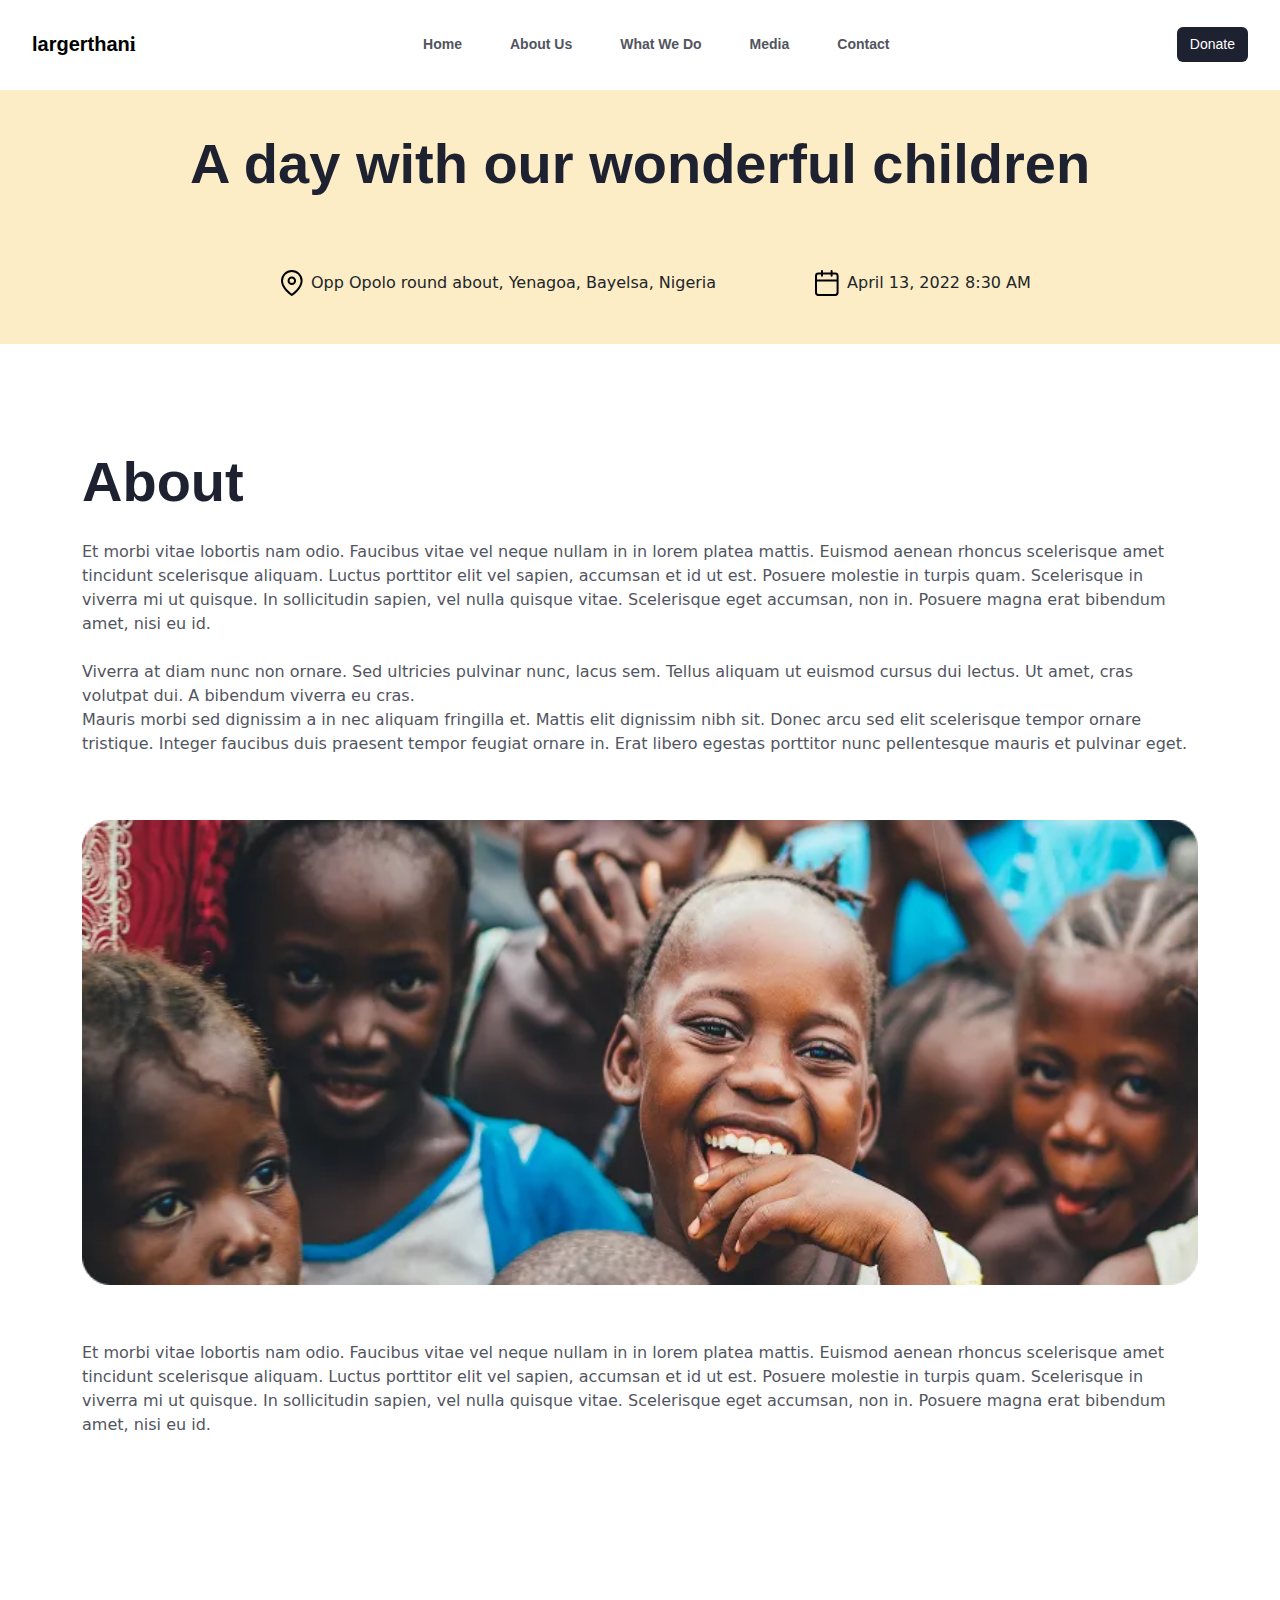
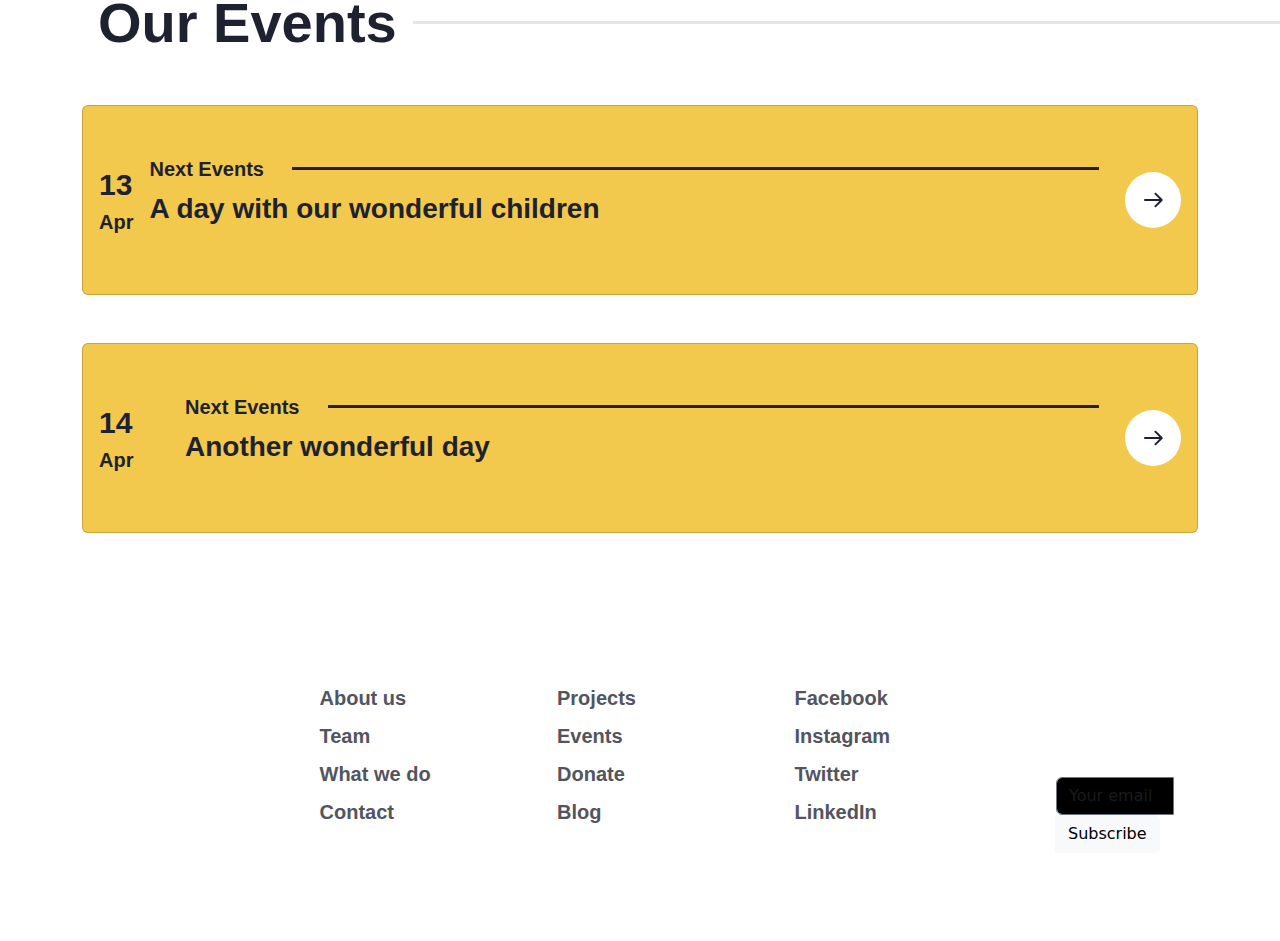
<file: events.html>
<!DOCTYPE html>
<html lang="en">

<head>
    <meta charset="UTF-8">
    <meta name="viewport" content="width=device-width, initial-scale=1.0">
    <title>Document</title>
    <!-- bootstrap cSS -->
    <link href="https://cdn.jsdelivr.net/npm/bootstrap@5.3.3/dist/css/bootstrap.min.css" rel="stylesheet">

    <!-- know_about_us CSS -->
    <link rel="stylesheet" href="./assets/css/know_about_us.css">

    <link rel="stylesheet" href="./assets/css/Topnews.css">
    <link rel="stylesheet" href="./assets/css/Contactus.css">
    <link rel="stylesheet" href="./assets/css/donation.css">
    <link rel="stylesheet" href="./assets/css/projects.css">

    <!-- main CSS -->
    <link rel="stylesheet" href="./assets/css/HomePage.css">
</head>

<body>
    <nav class="navbar navbar-expand-lg navbar-light bg-white sticky-top">
        <div class="container-fluid p-3">

            <a class="navbar-brand mx-3" href="#">
                <span class="Heading-4">largerthan</span><span class="i-font">i</span>
            </a>

            <button class="navbar-toggler" type="button" data-bs-toggle="collapse"
                data-bs-target="#navbarSupportedContent" aria-controls="navbarSupportedContent" aria-expanded="false"
                aria-label="Toggle navigation">
                <span class="navbar-toggler-icon"></span>
            </button>

            <div class="collapse navbar-collapse" id="navbarSupportedContent">

                <ul class="navbar-nav mx-auto mb-0 mb-lg-0">
                    <li class="nav-item Heading-5 mx-3">
                        <a class="nav-link secondary-text" href="./index.html">Home</a>
                    </li>
                    <li class="nav-item Heading-5 mx-3">
                        <a class="nav-link secondary-text" href="./know_about_us.html">About Us</a>
                    </li>
                    <li class="nav-item Heading-5 mx-3">
                        <a class="nav-link secondary-text" href="./whatwedo.html">What We Do</a>
                    </li>
                    <li class="nav-item Heading-5 mx-3">
                        <a class="nav-link secondary-text " href="./media.html">Media</a>
                    </li>
                    <li class="nav-item Heading-5 mx-3">
                        <a class="nav-link secondary-text " href="./contact.html">Contact</a>
                    </li>
                </ul>

                <form class="d-flex mx-3">
                    <a href="./donation.html" class="btn btn-primary-text Heading-5">Donate</a>

                </form>
            </div>
        </div>
    </nav>


    <main>
        <section class="what-we-do  p-3 pb-5 mb-5">
            <div class="container">
                <p class="Heading-1 primary-text mt-3 text-center pb-5">
                    A day with our wonderful children </p>
                <div class="row justify-content-center text-center g-3">
                    <div class="col-12 col-sm-12 col-md-6 d-flex justify-content-center align-items-center">
                        <img src="./assets/img/public/Iocation.svg" alt="" class="me-2">
                        <p class="mb-0">Opp Opolo round about, Yenagoa, Bayelsa, Nigeria</p>
                    </div>

                    <div class="col-12 col-sm-6 col-md-3 d-flex justify-content-center align-items-center">
                        <img src="./assets/img/public/calender.svg" alt="" class="me-2">
                        <p class="mb-0">April 13, 2022 8:30 AM</p>
                    </div>
                </div>
            </div>
        </section>

        <section class="projects">
            <div class="container pt-5 pb-5">


                <p class="Heading-1 primary-text">About</p>

                <p class="secondary-text mb-4">Et morbi vitae lobortis nam odio. Faucibus vitae vel neque nullam in in
                    lorem platea mattis. Euismod aenean rhoncus scelerisque amet tincidunt scelerisque aliquam. Luctus
                    porttitor elit vel sapien, accumsan et id ut est. Posuere molestie in turpis quam. Scelerisque in
                    viverra mi ut quisque. In sollicitudin sapien, vel nulla quisque vitae. Scelerisque eget accumsan,
                    non in. Posuere magna erat bibendum amet, nisi eu id.</p>

                <p class="secondary-text  m-0">Viverra at diam nunc non ornare. Sed ultricies pulvinar nunc, lacus sem.
                    Tellus aliquam ut euismod cursus dui lectus. Ut amet, cras volutpat dui. A bibendum viverra eu cras.
                </p>
                <p class="secondary-text ">Mauris morbi sed dignissim a in nec aliquam fringilla et. Mattis elit
                    dignissim nibh sit. Donec arcu sed elit scelerisque tempor ornare tristique. Integer faucibus duis
                    praesent tempor feugiat ornare in. Erat libero egestas porttitor nunc pellentesque mauris et
                    pulvinar eget.</p>



                <div class="d-flex justify-content-center pt-5 pb-5">
                    <img src="./assets/img/public/about.webp" alt="" class=" w-100 img-fluid rounded-3">
                </div>

                <p class="secondary-text mt-2">Et morbi vitae lobortis nam odio. Faucibus vitae vel neque nullam in in
                    lorem platea mattis. Euismod aenean rhoncus scelerisque amet tincidunt scelerisque aliquam. Luctus
                    porttitor elit vel sapien, accumsan et id ut est. Posuere molestie in turpis quam. Scelerisque in
                    viverra mi ut quisque. In sollicitudin sapien, vel nulla quisque vitae. Scelerisque eget accumsan,
                    non in. Posuere magna erat bibendum amet, nisi eu id.</p>
            </div>
        </section>

        <!-- Our Events -->
        <section class="Our-Events mt-5 p-3   ">
            <div class="container  ">
                <div class="row mb-4 ">
                    <div class="col-12">
                        <div class="d-flex flex-column flex-lg-row align-items-center p-2 p-lg-3">
                            <p class="Heading-1 primary-text me-lg-3 mb-2 mb-lg-0 flex-shrink-0">Our Events</p>
                            <div class="support-line flex-grow-1"></div>
                        </div>
                    </div>
                </div>

                <div class="col-12  ">
                    <div
                        class="card p-3 mb-5 py-5  h-100 d-flex flex-column flex-lg-row align-items-center flex-wrap flex-lg-nowrap">
                        <div class="date-col me-lg-3 mb-2 mb-lg-0">
                            <div class="date d-flex flex-column align-items-start">
                                <p class="Heading-2 primary-text mb-0">13</p>
                                <p class="Heading-4 primary-text mt-0">Apr</p>
                            </div>
                        </div>
                        <div class="event-col flex-grow-1 mb-2 mb-lg-0">
                            <div class="line-text d-flex align-items-center w-100 mb-1">
                                <span class="Heading-4 primary-text me-2 flex-shrink-0">Next Events</span>
                                <div class="line flex-grow-1"></div>
                            </div>
                            <p class="Heading-3 primary-text mt-0">A day with our wonderful children</p>
                        </div>
                        <div class="icon-col ms-lg-3">
                            <div class="icon-arrow d-flex align-items-center justify-content-center">
                                <img src="./assets/img/public/Arrow button.svg" alt="" class="img-fluid arrow-icon">
                            </div>
                        </div>
                    </div>
                </div>
                <div class="col-12 ">
                    <div
                        class="card p-3 py-5  mb-5 h-100 d-flex flex-column flex-lg-row align-items-center flex-wrap flex-lg-nowrap">
                        <div class="date-col me-lg-3 mb-2 mb-lg-0" style="min-width: 70px;">
                            <div class="date d-flex flex-column align-items-start">
                                <p class="Heading-2 primary-text mb-0">14</p>
                                <p class="Heading-4 primary-text mt-0">Apr</p>
                            </div>
                        </div>
                        <div class="event-col flex-grow-1 mb-2 mb-lg-0">
                            <div class="line-text d-flex align-items-center w-100 mb-1">
                                <span class="Heading-4 primary-text me-2 flex-shrink-0">Next Events</span>
                                <div class="line flex-grow-1"></div>
                            </div>
                            <p class="Heading-3 primary-text mt-0">Another wonderful day</p>
                        </div>
                        <div class="icon-col ms-lg-3" style="min-width: 40px;">
                            <div class="icon-arrow d-flex align-items-center justify-content-center">
                                <img src="./assets/img/public/Arrow button.svg" alt="" class="img-fluid arrow-icon">
                            </div>
                        </div>
                    </div>
                </div>

            </div>
        </section>


    </main>

    <!-- Footer -->
    <footer class="footer  text-white text-center text-lg-start p-5 ">
        <div class="container">
            <div class="row justify-content-between align-items-start ">

                <div class="col-lg-2  mb-4 mb-lg-0 text-lg-start text-center">
                    <span class="Heading-4">largerthan</span><span class="i-font">i</span>
                </div>

                <div class="col-lg-2 col-4 mb-4 mb-lg-0 ">
                    <ul class="list-unstyled">
                        <li class="mb-2"><a href="./index.html"
                                class="Heading-4 text-white text-decoration-none">Home</a></li>
                        <li class="mb-2"><a href="./know_about_us.html"
                                class="Heading-4 secondary-text text-decoration-none">About us</a>
                        </li>
                        <li class="mb-2"><a href="" class="Heading-4 secondary-text text-decoration-none">Team</a>
                        </li>
                        <li class="mb-2"><a href="./whatwedo.html"
                                class="Heading-4 secondary-text text-decoration-none">What we
                                do</a></li>
                        <li class="mb-2"><a href="./contact.html"
                                class="Heading-4 secondary-text text-decoration-none">Contact</a>
                        </li>
                    </ul>

                </div>

                <div class="col-lg-2 col-4 mb-4 mb-lg-0">
                    <ul class="list-unstyled">
                        <li class="mb-2"><a href="#" class="Heading-4 text-white text-decoration-none">More</a></li>
                        <li class="mb-2"><a href="./project.html"
                                class="Heading-4 secondary-text text-decoration-none">Projects</a>
                        </li>
                        <li class="mb-2"><a href="./events.html"
                                class="Heading-4 secondary-text text-decoration-none">Events</a>
                        </li>
                        <li class="mb-2"><a href="./donation.html"
                                class="Heading-4 secondary-text text-decoration-none">Donate</a>
                        </li>
                        <li class="mb-2"><a href="#!" class="Heading-4 secondary-text text-decoration-none">Blog</a>
                        </li>
                    </ul>
                </div>

                <div class="col-lg-2 col-4 mb-4 mb-lg-0">
                    <ul class="list-unstyled">
                        <li class="mb-2"><a href="#" class="Heading-4 text-white text-decoration-none">Connect</a></li>
                        <li class="mb-2"><a href="#!" class="Heading-4 secondary-text text-decoration-none">Facebook</a>
                        </li>
                        <li class="mb-2"><a href="#!"
                                class="Heading-4 secondary-text text-decoration-none">Instagram</a></li>
                        <li class="mb-2"><a href="#!" class="Heading-4 secondary-text text-decoration-none">Twitter</a>
                        </li>
                        <li class="mb-2"><a href="#!" class="Heading-4 secondary-text text-decoration-none">LinkedIn</a>
                        </li>
                    </ul>
                </div>

                <div class="form-custom col-lg-2 col-12 mb-4 mb-lg-0 ">
                    <h5 class="Heading-3 text-white">Subscribe to get latest updates</h5>
                    <div class="input-group mb-3 p-4">
                        <input type="text" class="form-control bg-black text-white border-secondary custom-input"
                            placeholder="Your email" aria-label="Recipient's useremail"
                            aria-describedby="button-addon2">
                        <button class="btn btn-light" type="button" id="button-addon2">Subscribe</button>
                    </div>
                </div>


            </div>
        </div>
    </footer>
    <script src="https://cdn.jsdelivr.net/npm/bootstrap@5.3.2/dist/js/bootstrap.bundle.min.js"></script>

</body>

</html>
</file>
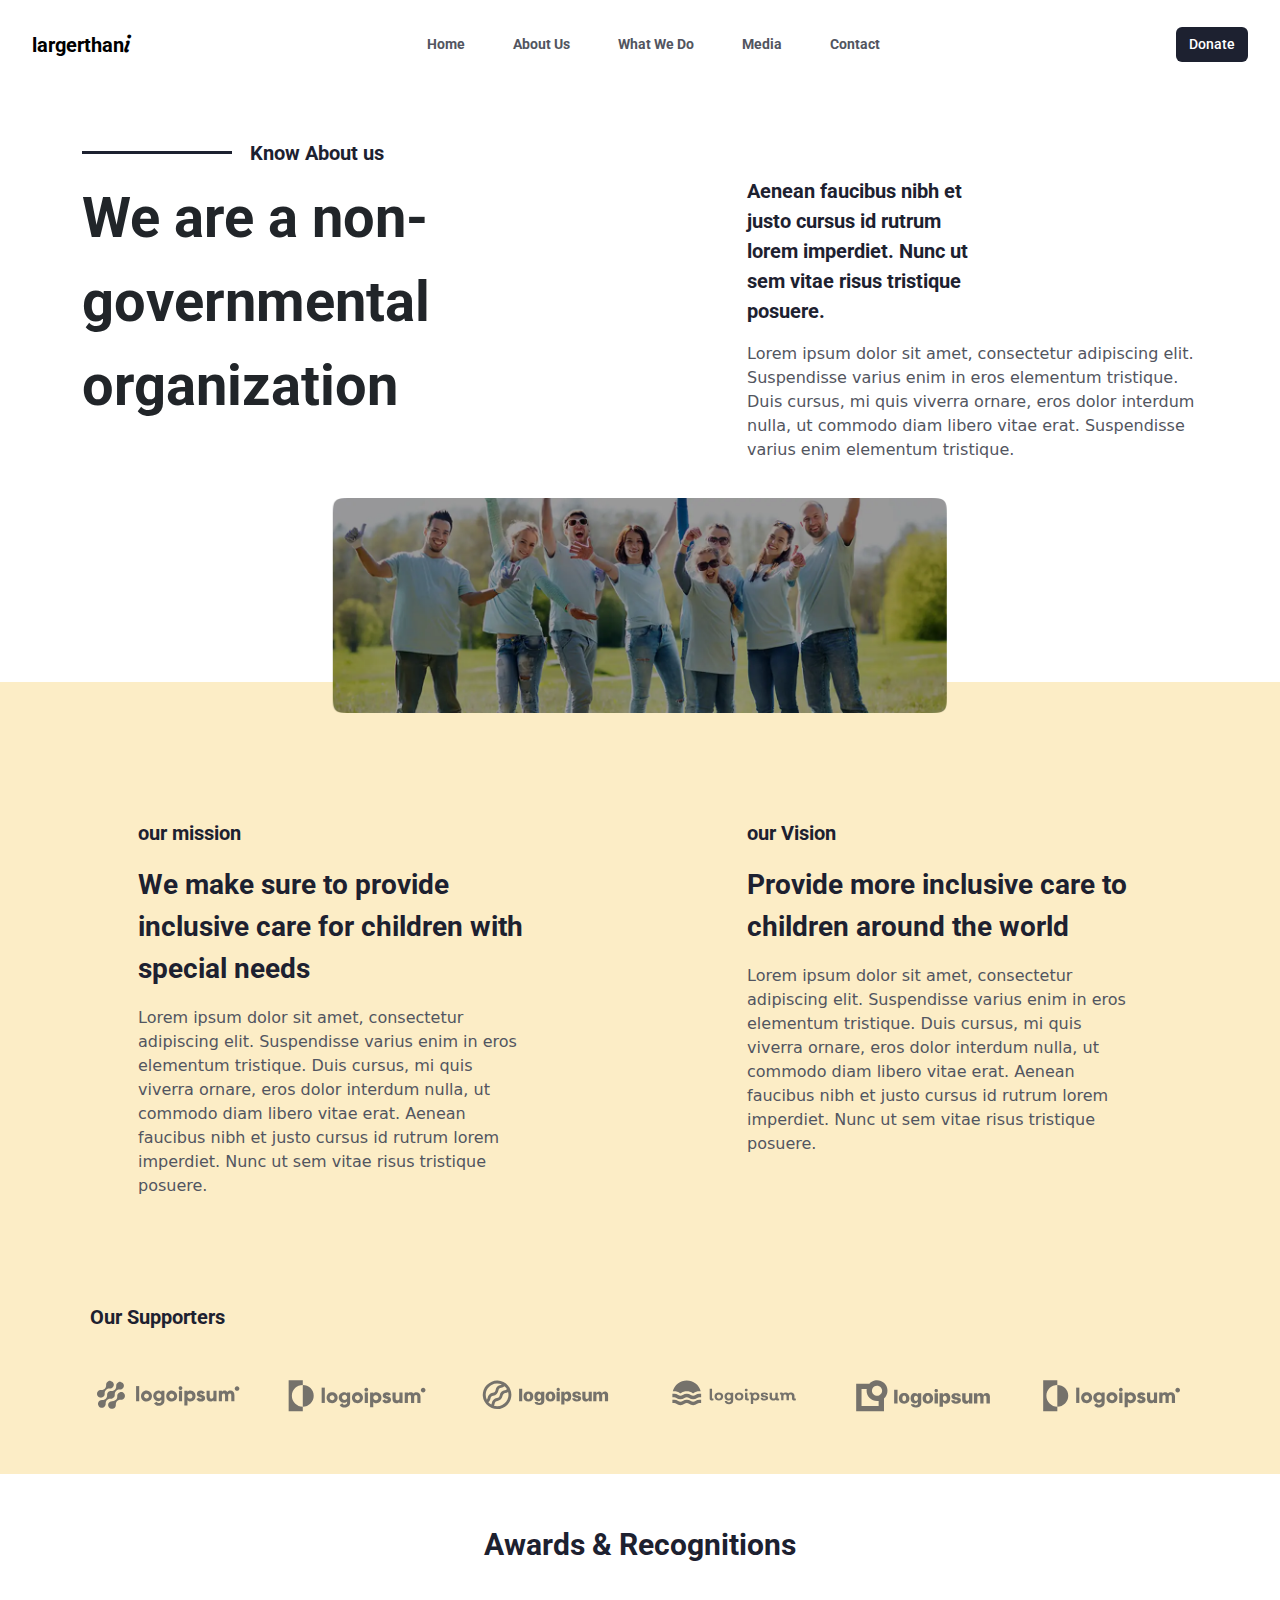
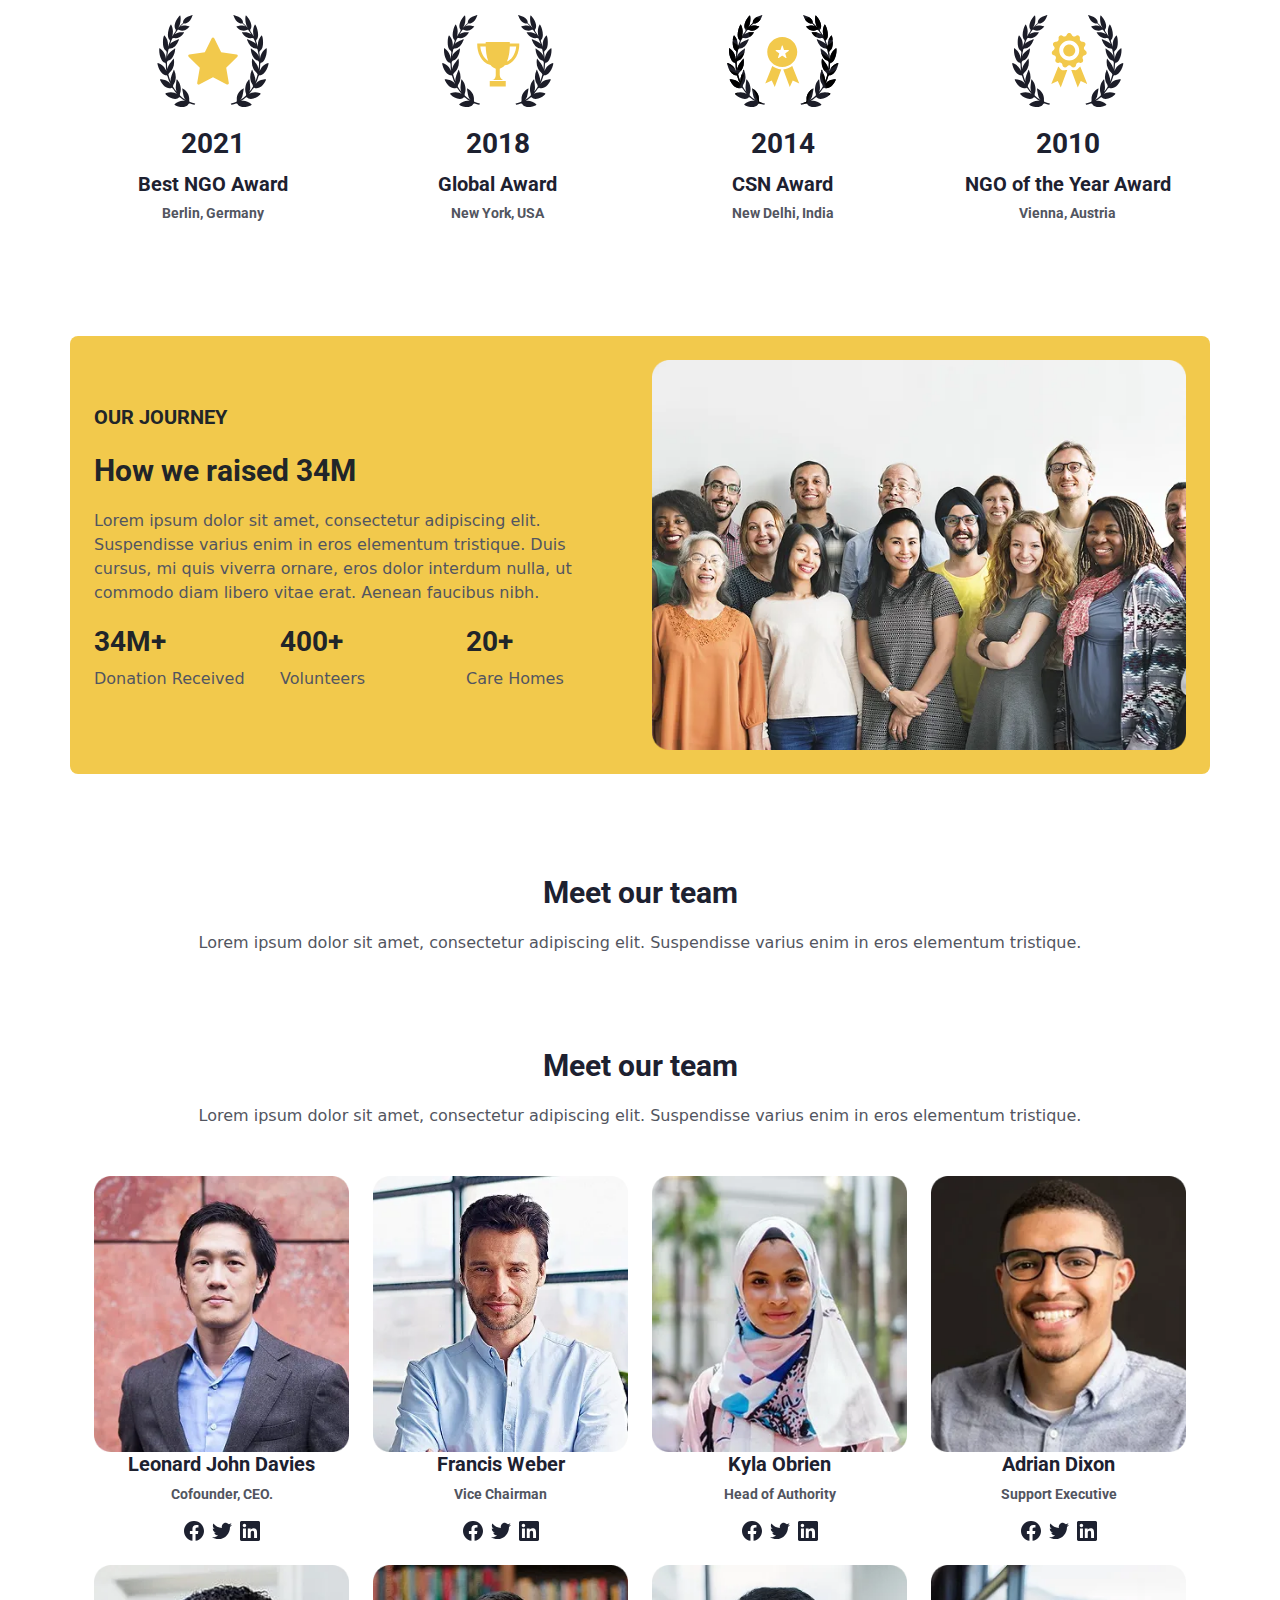
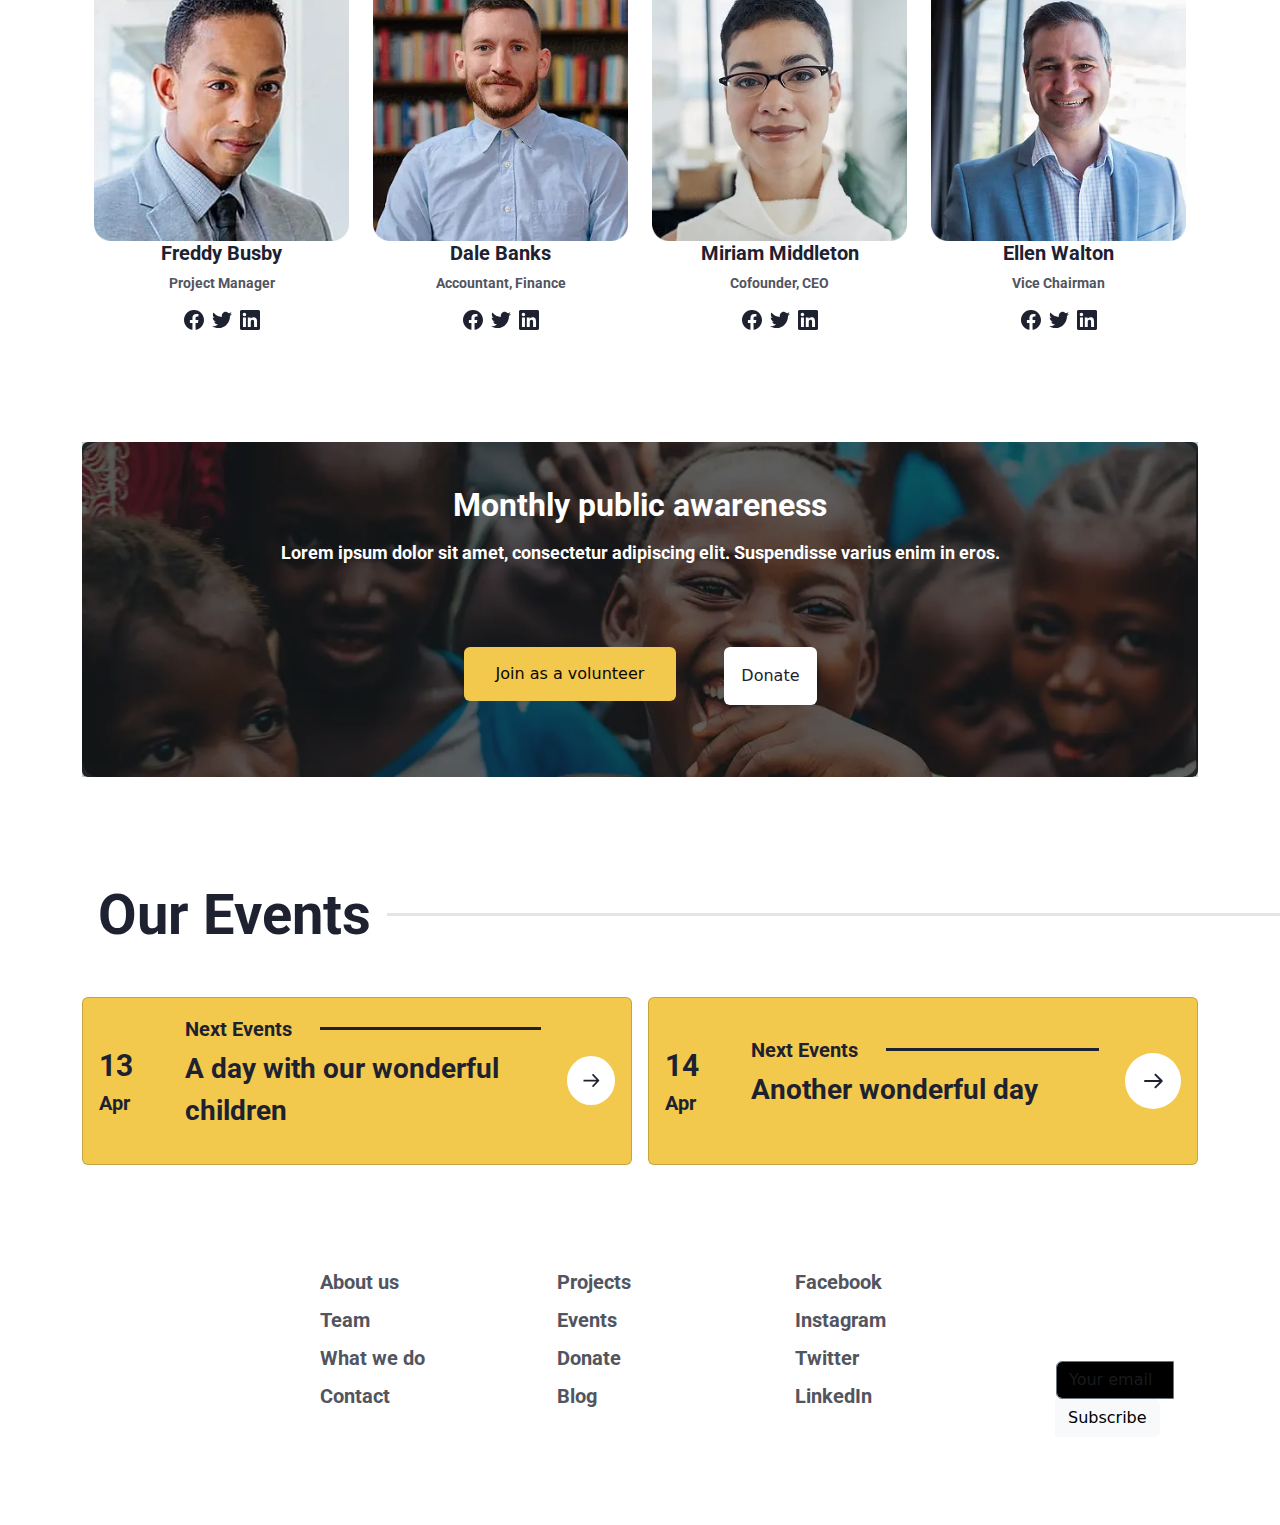
<file: know_about_us.html>
<!DOCTYPE html>
<html lang="en">

<head>
    <meta charset="UTF-8">
    <meta name="viewport" content="width=device-width, initial-scale=1.0">
    <!-- google fonts -->
    <link rel="preconnect" href="https://fonts.googleapis.com">
    <link rel="preconnect" href="https://fonts.gstatic.com" crossorigin>
    <link href="https://fonts.googleapis.com/css2?family=Roboto:wght@100..900&display=swap" rel="stylesheet">
    <link href="https://fonts.googleapis.com/css2?family=Courgette&display=swap" rel="stylesheet">

    <!-- bootstrap cSS -->
    <link href="https://cdn.jsdelivr.net/npm/bootstrap@5.3.3/dist/css/bootstrap.min.css" rel="stylesheet">

    <!-- know_about_us CSS -->
    <link rel="stylesheet" href="./assets/css/know_about_us.css">

    <!-- main CSS -->
    <link rel="stylesheet" href="./assets/css/HomePage.css">
    <title>Document</title>
</head>

<body>

    <nav class="navbar navbar-expand-lg navbar-light bg-white sticky-top">
        <div class="container-fluid p-3">

            <a class="navbar-brand mx-3" href="#">
                <span class="Heading-4">largerthan</span><span class="i-font">i</span>
            </a>

            <button class="navbar-toggler" type="button" data-bs-toggle="collapse"
                data-bs-target="#navbarSupportedContent" aria-controls="navbarSupportedContent" aria-expanded="false"
                aria-label="Toggle navigation">
                <span class="navbar-toggler-icon"></span>
            </button>

            <div class="collapse navbar-collapse" id="navbarSupportedContent">

                <ul class="navbar-nav mx-auto mb-0 mb-lg-0">
                    <li class="nav-item Heading-5 mx-3">
                        <a class="nav-link secondary-text" href="./index.html">Home</a>
                    </li>
                    <li class="nav-item Heading-5 mx-3">
                        <a class="nav-link secondary-text" href="./know_about_us.html">About Us</a>
                    </li>
                    <li class="nav-item Heading-5 mx-3">
                        <a class="nav-link secondary-text" href="./whatwedo.html">What We Do</a>
                    </li>
                    <li class="nav-item Heading-5 mx-3">
                        <a class="nav-link secondary-text " href="./media.html">Media</a>
                    </li>
                    <li class="nav-item Heading-5 mx-3">
                        <a class="nav-link secondary-text " href="./contact.html">Contact</a>
                    </li>
                </ul>

                <form class="d-flex mx-3">
                    <a href="./donation.html" class="btn btn-primary-text Heading-5">Donate</a>
                </form>
            </div>
        </div>
    </nav>

    <main>
        <!-- Know-about-us -->
        <section class="Know-about-us mt-5 Know-about-us-custom-p position-relative bg-white">
            <div class="container mt-5">
                <div class="row">
                    <div class="col-12">
                        <div class="line-text d-flex align-items-center gap-2 mb-2">
                            <div class="line"></div>
                            <span class="Heading-4 primary-text">Know About us</span>
                        </div>
                    </div>
                    <div class="col-12 col-md-7 mb-3">
                        <p class="Heading-1 primary-tex w-100">
                            We are a non-governmental organization
                        </p>
                    </div>

                    <div class="col-12 col-md-5 mb-3">
                        <div class="col-12 col-lg-6 mb-3">
                            <p class="Heading-4 primary-text">
                                Aenean faucibus nibh et justo cursus id rutrum lorem imperdiet. Nunc ut sem vitae risus
                                tristique posuere.
                            </p>
                        </div>

                        <div class="col-12">
                            <p class="secondary-text">
                                Lorem ipsum dolor sit amet, consectetur adipiscing elit. Suspendisse varius enim in eros
                                elementum tristique. Duis cursus, mi quis viverra ornare, eros dolor interdum nulla, ut
                                commodo diam libero vitae erat. Suspendisse varius enim elementum tristique.
                            </p>
                        </div>
                    </div>
                </div>
            </div>
        </section>

        <!-- Know-about-us-photo -->
        <div class="position-relative w-100">
            <img src="./assets/img/about_us/paner.webp" class="img-fluid paner-img position-absolute" alt="">
        </div>



        <!-- Know-about-us-paner -->
        <section class="Know-about-us-paner  mt-5 position-relative">
            <div class="container">
                <div class="row justify-content-between p-lg-5 p-3">
                    <div class="col-12 col-md-6 col-lg-5 mb-4">
                        <div class="d-flex flex-column p-2">
                            <p class="Heading-4 primary-text">our mission</p>
                            <p class="Heading-3 primary-text">We make sure to provide inclusive care for children with
                                special needs</p>
                            <p class="secondary-text">Lorem ipsum dolor sit amet, consectetur adipiscing elit.
                                Suspendisse
                                varius enim in eros elementum tristique. Duis cursus, mi quis viverra ornare, eros dolor
                                interdum nulla, ut
                                commodo diam libero vitae erat. Aenean faucibus nibh et justo cursus id rutrum lorem
                                imperdiet. Nunc ut sem
                                vitae risus tristique posuere.</p>
                        </div>
                    </div>

                    <div class="col-12 col-md-6 col-lg-5 mb-4">
                        <div class="d-flex flex-column p-2">
                            <p class="Heading-4 primary-text">our Vision</p>
                            <p class="Heading-3 primary-text">Provide more inclusive care to children around the world
                            </p>
                            <p class="secondary-text">Lorem ipsum dolor sit amet, consectetur adipiscing elit.
                                Suspendisse
                                varius enim in eros elementum tristique. Duis cursus, mi quis viverra ornare, eros dolor
                                interdum nulla, ut
                                commodo diam libero vitae erat. Aenean faucibus nibh et justo cursus id rutrum lorem
                                imperdiet. Nunc ut sem
                                vitae risus tristique posuere.</p>
                        </div>
                    </div>
                </div>


                <section class="our-supporters pb-2">
                    <div class="line-text d-flex align-items-center gap-2 mb-2">
                        <span class="Heading-4 primary-text m-2">Our Supporters</span>
                    </div>

                    <div class="row text-center mt-4 mb-4 g-3 justify-content-center">
                        <div class="col-6 col-md-4 col-lg-2">
                            <img src="./assets/img/suporter/Logo1.svg" class="img-fluid" alt="">
                        </div>
                        <div class="col-6 col-md-4 col-lg-2">
                            <img src="./assets/img/suporter/Logo2.svg" class="img-fluid" alt="">
                        </div>
                        <div class="col-6 col-md-4 col-lg-2">
                            <img src="./assets/img/suporter/Logo3.svg" class="img-fluid" alt="">
                        </div>
                        <div class="col-6 col-md-4 col-lg-2">
                            <img src="./assets/img/suporter/Logo4.svg" class="img-fluid" alt="">
                        </div>
                        <div class="col-6 col-md-4 col-lg-2">
                            <img src="./assets/img/suporter/Logo5.svg" class="img-fluid" alt="">
                        </div>
                        <div class="col-6 col-md-4 col-lg-2">
                            <img src="./assets/img/suporter/Logo6.svg" class="img-fluid" alt="">
                        </div>
                    </div>
                </section>
            </div>
        </section>

        <!-- Awards & Recognitions -->
        <section class="aword mt-5">
            <div class="container text-center mb-5">
                <p class="Heading-2 primary-text mb-5">Awards & Recognitions</p>

                <div class="row justify-content-center g-4">
                    <div class="col-6 col-md-3 text-center">
                        <img src="./assets/img/Awards & Recognitions/badge1.svg" class="img-fluid mb-3" alt="">
                        <p class="Heading-3 primary-text mb-1">2021</p>
                        <p class="Heading-4 primary-text mb-1">Best NGO Award</p>
                        <p class="Heading-5 secondary-text">Berlin, Germany</p>
                    </div>
                    <div class="col-6 col-md-3 text-center">
                        <img src="./assets/img/Awards & Recognitions/badge2.svg" class="img-fluid mb-3" alt="">
                        <p class="Heading-3 primary-text mb-1">2018</p>
                        <p class="Heading-4 primary-text mb-1">Global Award</p>
                        <p class="Heading-5 secondary-text">New York, USA</p>
                    </div>
                    <div class="col-6 col-md-3 text-center">
                        <img src="./assets/img/Awards & Recognitions/badge3.svg" class="img-fluid mb-3" alt="">
                        <p class="Heading-3 primary-text mb-1">2014</p>
                        <p class="Heading-4 primary-text mb-1">CSN Award</p>
                        <p class="Heading-5 secondary-text">New Delhi, India</p>
                    </div>
                    <div class="col-6 col-md-3 text-center">
                        <img src="./assets/img/Awards & Recognitions/badge4.svg" class="img-fluid mb-3" alt="">
                        <p class="Heading-3 primary-text mb-1">2010</p>
                        <p class="Heading-4 primary-text mb-1">NGO of the Year Award</p>
                        <p class="Heading-5 secondary-text">Vienna, Austria</p>
                    </div>
                </div>
            </div>
        </section>

        <!-- OUR JOURNEY  -->
        <section class="our-journey mt-5 py-5">
            <div class="container p-4 rounded-3">
                <div class="row align-items-center">

                    <div class="col-12 col-md-6 mb-4 mb-md-0">
                        <div class="journey-text">
                            <p class="Heading-4 text-dark">OUR JOURNEY</p>
                            <p class="Heading-2 text-dark">How we raised 34M</p>
                            <p class="secondary-text">
                                Lorem ipsum dolor sit amet, consectetur adipiscing elit. Suspendisse varius enim in eros
                                elementum tristique.
                                Duis cursus, mi quis viverra ornare, eros dolor interdum nulla, ut commodo diam libero
                                vitae erat.
                                Aenean faucibus nibh.
                            </p>

                            <div class="row text-center text-md-start">
                                <div class="col-4 col-md-4 mb-3 mb-md-0">
                                    <p class="Heading-3 text-dark mb-1">34M+</p>
                                    <p class="secondary-text">Donation Received</p>
                                </div>

                                <div class="col-4 col-md-4 mb-3 mb-md-0">
                                    <p class="Heading-3 text-dark mb-1">400+</p>
                                    <p class="secondary-text">Volunteers</p>
                                </div>

                                <div class="col-4 col-md-4">
                                    <p class="Heading-3 text-dark mb-1">20+</p>
                                    <p class="secondary-text">Care Homes</p>
                                </div>
                            </div>
                        </div>
                    </div>

                    <div class="col-12 col-md-6 text-center">
                        <img src="./assets/img/OUR JOURNEY/journey.webp" class="img-fluid rounded-3 journey-img"
                            alt="Journey Image">
                    </div>

                </div>
            </div>
        </section>

        <!-- Meet our team -->
        <section class="team mt-5">
            <div class="container text-center mb-5 align-items-center justify-content-center">
                <div class="team-text align-items-center justify-content-center ">
                    <p class="Heading-2 primary-text">Meet our team</p>
                    <p class="secondary-text">Lorem ipsum dolor sit amet, consectetur adipiscing elit. Suspendisse
                        varius enim in eros elementum tristique.</p>
                </div>
                <div class="row pt-5 justify-content-center align-items-center g-4">

                    <section class="team mt-5">
                        <div class="container text-center mb-5">
                            <div class="team-text mb-5">
                                <p class="Heading-2 primary-text">Meet our team</p>
                                <p class="secondary-text">
                                    Lorem ipsum dolor sit amet, consectetur adipiscing elit. Suspendisse varius enim in
                                    eros elementum tristique.
                                </p>
                            </div>

                            <div class="row justify-content-center g-4">

                                <div class="col-12 col-sm-6 col-md-4 col-lg-3">
                                    <div class="card-team border-0">
                                        <img src="./assets/img/Meet our team/p1.webp" class="card-img-top" alt="...">
                                        <div class="card-body text-center">
                                            <h5 class="Heading-4 primary-text">Leonard John Davies</h5>
                                            <p class="Heading-5 secondary-text">Cofounder, CEO.</p>
                                            <div class="d-flex justify-content-center gap-2">
                                                <img src="./assets/img/Meet our team/facebook.svg" alt="">
                                                <img src="./assets/img/Meet our team/x.svg" alt="">
                                                <img src="./assets/img/Meet our team/linkedin.svg" alt="">
                                            </div>
                                        </div>
                                    </div>
                                </div>

                                <div class="col-12 col-sm-6 col-md-4 col-lg-3">
                                    <div class="card-team border-0">
                                        <img src="./assets/img/Meet our team/p2.webp" class="card-img-top" alt="...">
                                        <div class="card-body text-center">
                                            <h5 class="Heading-4 primary-text">Francis Weber</h5>
                                            <p class="Heading-5 secondary-text">Vice Chairman</p>
                                            <div class="d-flex justify-content-center gap-2">
                                                <img src="./assets/img/Meet our team/facebook.svg" alt="">
                                                <img src="./assets/img/Meet our team/x.svg" alt="">
                                                <img src="./assets/img/Meet our team/linkedin.svg" alt="">
                                            </div>
                                        </div>
                                    </div>
                                </div>

                                <div class="col-12 col-sm-6 col-md-4 col-lg-3">
                                    <div class="card-team border-0">
                                        <img src="./assets/img/Meet our team/p3.webp" class="card-img-top" alt="...">
                                        <div class="card-body text-center">
                                            <h5 class="Heading-4 primary-text">Kyla Obrien</h5>
                                            <p class="Heading-5 secondary-text">Head of Authority</p>
                                            <div class="d-flex justify-content-center gap-2">
                                                <img src="./assets/img/Meet our team/facebook.svg" alt="">
                                                <img src="./assets/img/Meet our team/x.svg" alt="">
                                                <img src="./assets/img/Meet our team/linkedin.svg" alt="">
                                            </div>
                                        </div>
                                    </div>
                                </div>

                                <div class="col-12 col-sm-6 col-md-4 col-lg-3">
                                    <div class="card-team border-0">
                                        <img src="./assets/img/Meet our team/p4.webp" class="card-img-top" alt="...">
                                        <div class="card-body text-center">
                                            <h5 class="Heading-4 primary-text">Adrian Dixon</h5>
                                            <p class="Heading-5 secondary-text">Support Executive</p>
                                            <div class="d-flex justify-content-center gap-2">
                                                <img src="./assets/img/Meet our team/facebook.svg" alt="">
                                                <img src="./assets/img/Meet our team/x.svg" alt="">
                                                <img src="./assets/img/Meet our team/linkedin.svg" alt="">
                                            </div>
                                        </div>
                                    </div>
                                </div>

                                <div class="col-12 col-sm-6 col-md-4 col-lg-3">
                                    <div class="card-team border-0">
                                        <img src="./assets/img/Meet our team/p5.webp" class="card-img-top" alt="...">
                                        <div class="card-body text-center">
                                            <h5 class="Heading-4 primary-text">Freddy Busby</h5>
                                            <p class="Heading-5 secondary-text">Project Manager</p>
                                            <div class="d-flex justify-content-center gap-2">
                                                <img src="./assets/img/Meet our team/facebook.svg" alt="">
                                                <img src="./assets/img/Meet our team/x.svg" alt="">
                                                <img src="./assets/img/Meet our team/linkedin.svg" alt="">
                                            </div>
                                        </div>
                                    </div>
                                </div>

                                <div class="col-12 col-sm-6 col-md-4 col-lg-3">
                                    <div class="card-team border-0">
                                        <img src="./assets/img/Meet our team/p6.webp" class="card-img-top" alt="...">
                                        <div class="card-body text-center">
                                            <h5 class="Heading-4 primary-text">Dale Banks</h5>
                                            <p class="Heading-5 secondary-text">Accountant, Finance</p>
                                            <div class="d-flex justify-content-center gap-2">
                                                <img src="./assets/img/Meet our team/facebook.svg" alt="">
                                                <img src="./assets/img/Meet our team/x.svg" alt="">
                                                <img src="./assets/img/Meet our team/linkedin.svg" alt="">
                                            </div>
                                        </div>
                                    </div>
                                </div>

                                <div class="col-12 col-sm-6 col-md-4 col-lg-3">
                                    <div class="card-team border-0">
                                        <img src="./assets/img/Meet our team/p7.webp" class="card-img-top" alt="...">
                                        <div class="card-body text-center">
                                            <h5 class="Heading-4 primary-text">Miriam Middleton</h5>
                                            <p class="Heading-5 secondary-text">Cofounder, CEO</p>
                                            <div class="d-flex justify-content-center gap-2">
                                                <img src="./assets/img/Meet our team/facebook.svg" alt="">
                                                <img src="./assets/img/Meet our team/x.svg" alt="">
                                                <img src="./assets/img/Meet our team/linkedin.svg" alt="">
                                            </div>
                                        </div>
                                    </div>
                                </div>

                                <div class="col-12 col-sm-6 col-md-4 col-lg-3">
                                    <div class="card-team border-0">
                                        <img src="./assets/img/Meet our team/p8.webp" class="card-img-top" alt="...">
                                        <div class="card-body text-center">
                                            <h5 class="Heading-4 primary-text">Ellen Walton</h5>
                                            <p class="Heading-5 secondary-text">Vice Chairman</p>
                                            <div class="d-flex justify-content-center gap-2">
                                                <img src="./assets/img/Meet our team/facebook.svg" alt="">
                                                <img src="./assets/img/Meet our team/x.svg" alt="">
                                                <img src="./assets/img/Meet our team/linkedin.svg" alt="">
                                            </div>
                                        </div>
                                    </div>
                                </div>

                            </div>
                        </div>
                    </section>

                </div>
            </div>
        </section>

        <!-- Poster -->
        <section class="poster mt-5 p-3">
            <div class="container ">

                <div class="card bg-dark text-white position-relative border-0 rounded-lg">
                    <img src="./assets/img/public/BG.webp" class="card-img img-fluid rounded-lg" alt="Poster">
                    <div class="position-absolute top-0 start-0 w-100 h-100 bg-dark opacity-25 rounded-lg"></div>
                    <div
                        class="card-img-overlay d-flex flex-column align-items-center justify-content-center p-5 text-wrap poster-content">
                        <h5 class="Heading-3 mb-3 poster-title">Monthly public awareness</h5>
                        <p class="Heading-5 mb-4 poster-text">
                            Lorem ipsum dolor sit amet, consectetur adipiscing elit. Suspendisse varius enim in eros.
                        </p>
                        <div class="row g-2 p-3">
                            <div class="col-auto g-5">
                                <button class="btn btn-info black mb-3 border-0 w-auto">Join as a volunteer</button>
                            </div>
                            <div class="col-auto g-5">

                                <a href="./donation.html" class="btn btn-hero p-3 poster-btn w-auto">Donate</a>
                            </div>
                        </div>
                    </div>
                </div>
            </div>
        </section>

        <!-- Our Events -->
        <section class="Our-Events mt-5 p-3">
            <div class="container">
                <div class="row mb-4">
                    <div class="col-12">
                        <div class="d-flex flex-column flex-lg-row align-items-center p-2 p-lg-3">
                            <p class="Heading-1 primary-text me-lg-3 mb-2 mb-lg-0 flex-shrink-0">Our Events</p>
                            <div class="support-line flex-grow-1"></div>
                        </div>
                    </div>
                </div>
                <div class="row g-3">
                    <div class="col-12 col-lg-6">
                        <div
                            class="card p-3 h-100 d-flex flex-column flex-lg-row align-items-center flex-wrap flex-lg-nowrap">
                            <div class="date-col me-lg-3 mb-2 mb-lg-0" style="min-width: 70px;">
                                <div class="date d-flex flex-column align-items-start">
                                    <p class="Heading-2 primary-text mb-0">13</p>
                                    <p class="Heading-4 primary-text mt-0">Apr</p>
                                </div>
                            </div>
                            <div class="event-col flex-grow-1 mb-2 mb-lg-0">
                                <div class="line-text d-flex align-items-center w-100 mb-1">
                                    <span class="Heading-4 primary-text me-2 flex-shrink-0">Next Events</span>
                                    <div class="line flex-grow-1"></div>
                                </div>
                                <p class="Heading-3 primary-text mt-0">A day with our wonderful children</p>
                            </div>
                            <div class="icon-col ms-lg-3" style="min-width: 40px;">
                                <div class="icon-arrow d-flex align-items-center justify-content-center">
                                    <img src="./assets/img/public/Arrow button.svg" alt="" class="img-fluid arrow-icon">
                                </div>
                            </div>
                        </div>
                    </div>
                    <div class="col-12 col-lg-6">
                        <div
                            class="card p-3 h-100 d-flex flex-column flex-lg-row align-items-center flex-wrap flex-lg-nowrap">
                            <div class="date-col me-lg-3 mb-2 mb-lg-0" style="min-width: 70px;">
                                <div class="date d-flex flex-column align-items-start">
                                    <p class="Heading-2 primary-text mb-0">14</p>
                                    <p class="Heading-4 primary-text mt-0">Apr</p>
                                </div>
                            </div>
                            <div class="event-col flex-grow-1 mb-2 mb-lg-0">
                                <div class="line-text d-flex align-items-center w-100 mb-1">
                                    <span class="Heading-4 primary-text me-2 flex-shrink-0">Next Events</span>
                                    <div class="line flex-grow-1"></div>
                                </div>
                                <p class="Heading-3 primary-text mt-0">Another wonderful day</p>
                            </div>
                            <div class="icon-col ms-lg-3" style="min-width: 40px;">
                                <div class="icon-arrow d-flex align-items-center justify-content-center">
                                    <img src="./assets/img/public/Arrow button.svg" alt="" class="img-fluid arrow-icon">
                                </div>
                            </div>
                        </div>
                    </div>
                </div>
            </div>
        </section>


    </main>



    <!-- Footer -->
    <footer class="footer  text-white text-center text-lg-start p-5 ">
        <div class="container">
            <div class="row justify-content-between align-items-start ">

                <div class="col-lg-2  mb-4 mb-lg-0 text-lg-start text-center">
                    <span class="Heading-4">largerthan</span><span class="i-font">i</span>
                </div>

                <div class="col-lg-2 col-4 mb-4 mb-lg-0 ">
                    <ul class="list-unstyled">
                        <li class="mb-2"><a href="./index.html"
                                class="Heading-4 text-white text-decoration-none">Home</a></li>
                        <li class="mb-2"><a href="./know_about_us.html"
                                class="Heading-4 secondary-text text-decoration-none">About us</a>
                        </li>
                        <li class="mb-2"><a href="" class="Heading-4 secondary-text text-decoration-none">Team</a>
                        </li>
                        <li class="mb-2"><a href="./whatwedo.html"
                                class="Heading-4 secondary-text text-decoration-none">What we
                                do</a></li>
                        <li class="mb-2"><a href="./contact.html"
                                class="Heading-4 secondary-text text-decoration-none">Contact</a>
                        </li>
                    </ul>

                </div>

                <div class="col-lg-2 col-4 mb-4 mb-lg-0">
                    <ul class="list-unstyled">
                        <li class="mb-2"><a href="#" class="Heading-4 text-white text-decoration-none">More</a></li>
                        <li class="mb-2"><a href="./project.html"
                                class="Heading-4 secondary-text text-decoration-none">Projects</a>
                        </li>
                        <li class="mb-2"><a href="./events.html"
                                class="Heading-4 secondary-text text-decoration-none">Events</a>
                        </li>
                        <li class="mb-2"><a href="./donation.html"
                                class="Heading-4 secondary-text text-decoration-none">Donate</a>
                        </li>
                        <li class="mb-2"><a href="#!" class="Heading-4 secondary-text text-decoration-none">Blog</a>
                        </li>
                    </ul>
                </div>

                <div class="col-lg-2 col-4 mb-4 mb-lg-0">
                    <ul class="list-unstyled">
                        <li class="mb-2"><a href="#" class="Heading-4 text-white text-decoration-none">Connect</a></li>
                        <li class="mb-2"><a href="#!" class="Heading-4 secondary-text text-decoration-none">Facebook</a>
                        </li>
                        <li class="mb-2"><a href="#!"
                                class="Heading-4 secondary-text text-decoration-none">Instagram</a></li>
                        <li class="mb-2"><a href="#!" class="Heading-4 secondary-text text-decoration-none">Twitter</a>
                        </li>
                        <li class="mb-2"><a href="#!" class="Heading-4 secondary-text text-decoration-none">LinkedIn</a>
                        </li>
                    </ul>
                </div>

                <div class="form-custom col-lg-2 col-12 mb-4 mb-lg-0 ">
                    <h5 class="Heading-3 text-white">Subscribe to get latest updates</h5>
                    <div class="input-group mb-3 p-4">
                        <input type="text" class="form-control bg-black text-white border-secondary custom-input"
                            placeholder="Your email" aria-label="Recipient's useremail"
                            aria-describedby="button-addon2">
                        <button class="btn btn-light" type="button" id="button-addon2">Subscribe</button>
                    </div>
                </div>


            </div>
        </div>
    </footer>






    <script src="https://cdn.jsdelivr.net/npm/bootstrap@5.3.2/dist/js/bootstrap.bundle.min.js"></script>
</body>

</html>
</file>
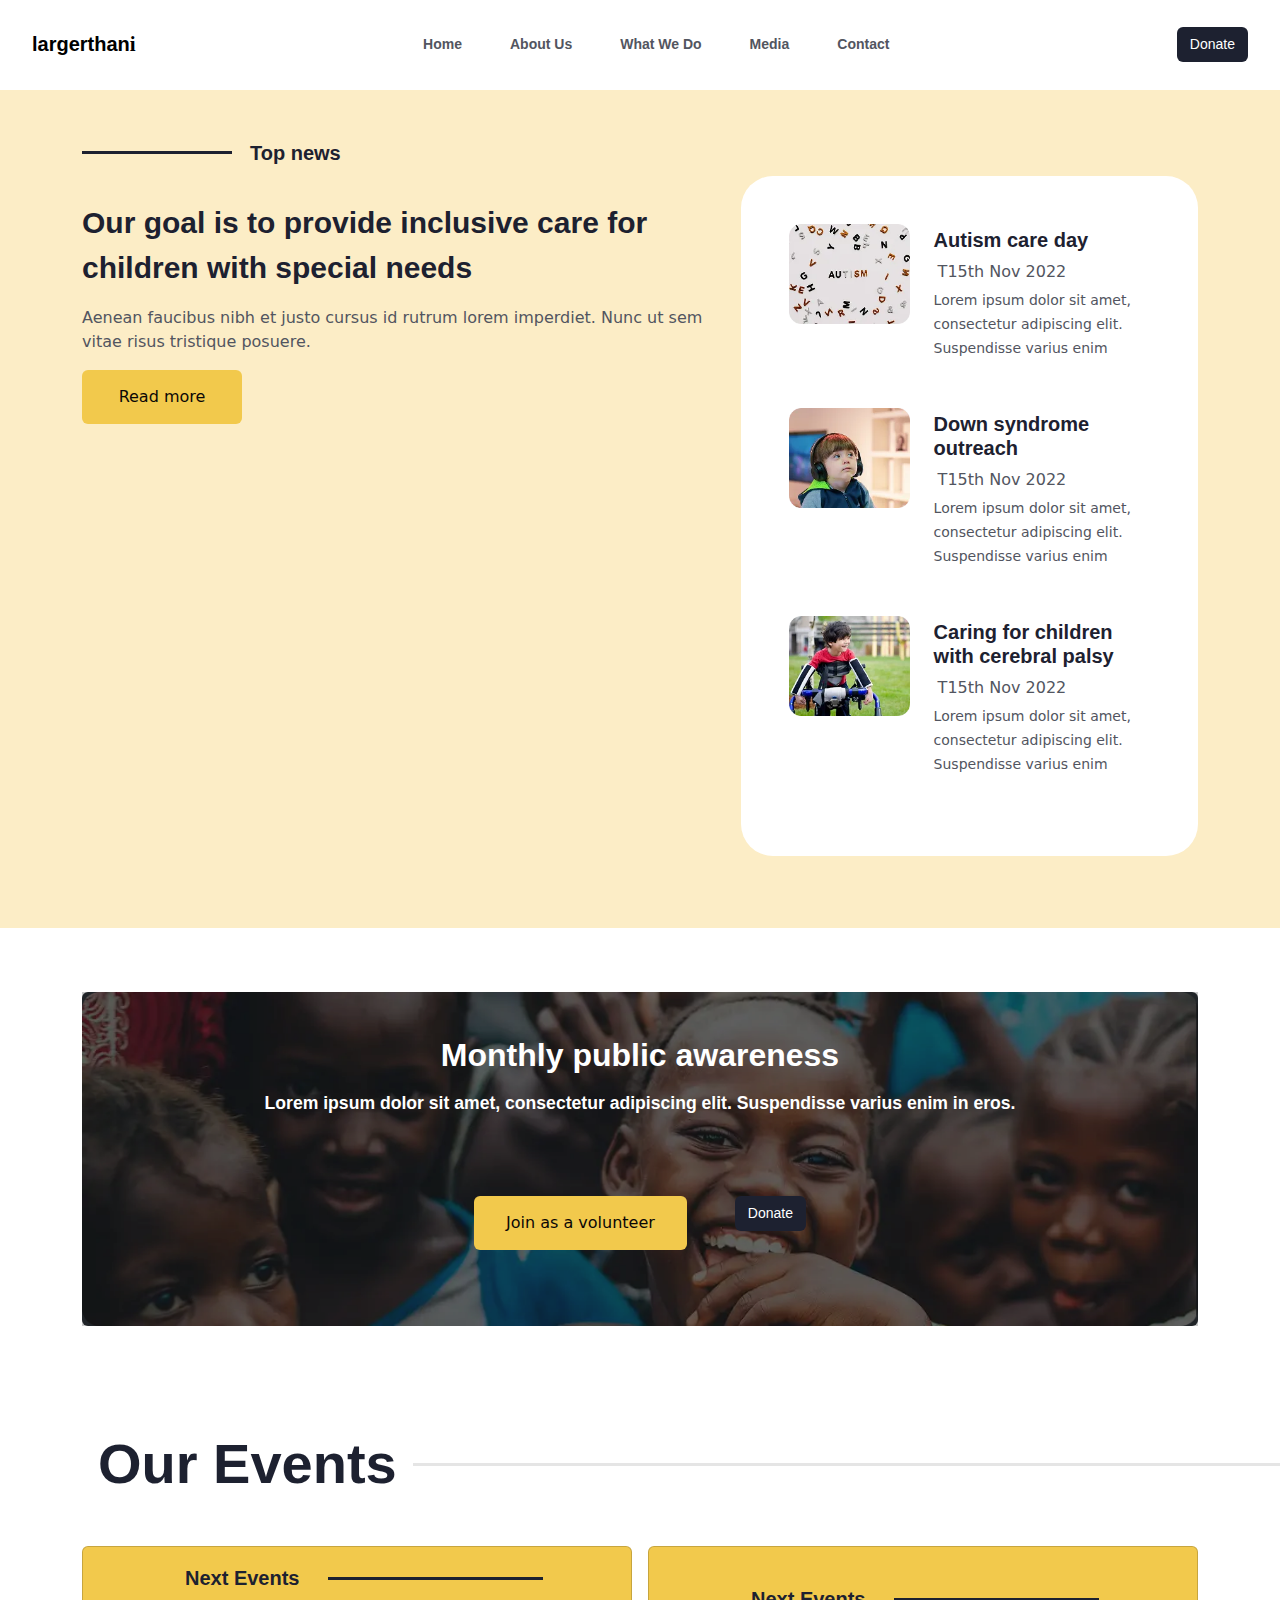
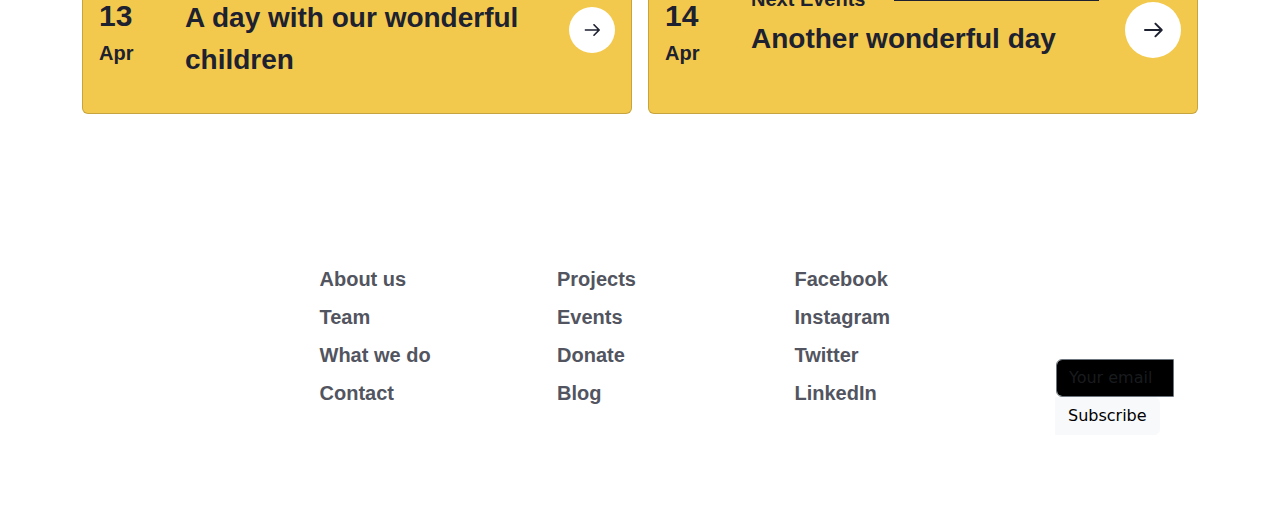
<file: media.html>
<!DOCTYPE html>
<html lang="en">

<head>
    <meta charset="UTF-8">
    <meta name="viewport" content="width=device-width, initial-scale=1.0">
    <title>Document</title>
    <!-- bootstrap cSS -->
    <link href="https://cdn.jsdelivr.net/npm/bootstrap@5.3.3/dist/css/bootstrap.min.css" rel="stylesheet">

    <!-- know_about_us CSS -->
    <link rel="stylesheet" href="./assets/css/know_about_us.css">
    <link rel="stylesheet" href="./assets/css/Topnews.css">

    <!-- main CSS -->
    <link rel="stylesheet" href="./assets/css/HomePage.css">
</head>

<body>
    <nav class="navbar navbar-expand-lg navbar-light bg-white sticky-top">
        <div class="container-fluid p-3">

            <a class="navbar-brand mx-3" href="#">
                <span class="Heading-4">largerthan</span><span class="i-font">i</span>
            </a>

            <button class="navbar-toggler" type="button" data-bs-toggle="collapse"
                data-bs-target="#navbarSupportedContent" aria-controls="navbarSupportedContent" aria-expanded="false"
                aria-label="Toggle navigation">
                <span class="navbar-toggler-icon"></span>
            </button>

            <div class="collapse navbar-collapse" id="navbarSupportedContent">

                <ul class="navbar-nav mx-auto mb-0 mb-lg-0">
                    <li class="nav-item Heading-5 mx-3">
                        <a class="nav-link secondary-text" href="./index.html">Home</a>
                    </li>
                    <li class="nav-item Heading-5 mx-3">
                        <a class="nav-link secondary-text" href="./know_about_us.html">About Us</a>
                    </li>
                    <li class="nav-item Heading-5 mx-3">
                        <a class="nav-link secondary-text" href="./whatwedo.html">What We Do</a>
                    </li>
                    <li class="nav-item Heading-5 mx-3">
                        <a class="nav-link secondary-text " href="./media.html">Media</a>
                    </li>
                    <li class="nav-item Heading-5 mx-3">
                        <a class="nav-link secondary-text " href="./contact.html">Contact</a>
                    </li>
                </ul>

                <form class="d-flex mx-3">
                    <a href="./donation.html" class="btn btn-primary-text Heading-5">Donate</a>
                </form>
            </div>
        </div>
    </nav>


    <main>
        <!-- Top news -->
        <section class="Top-news ">
            <div class="container pt-5 pb-5">
                <div class="row ">
                    <div class="col-12">
                        <div class="line-text d-flex align-items-center gap-2 mb-2 ">
                            <div class="line"></div>
                            <span class="Heading-4 primary-text">Top news</span>
                        </div>

                        <div
                            class="info d-flex flex-column flex-md-row justify-content-between align-items-start gap-3 mb-4">
                            <div class="right-info flex-grow-1">
                                <p class="Heading-2 primary-text mt-4">
                                    Our goal is to provide inclusive care for children with special needs
                                </p>
                                <div class="secondary-text">
                                    <p>Aenean faucibus nibh et justo cursus id rutrum lorem imperdiet. Nunc ut sem vitae
                                        risus tristique posuere.</p>

                                    <a href="#" class="btn btn-info black mb-3 border-0">Read more</a>

                                </div>
                            </div>

                            <div class="news-topic p-5 rounded-5">
                                <div class="card-news mb-3 pb-3" style="max-width: 540px;">
                                    <div class="row g-0">
                                        <div class="col-md-4 ">
                                            <img src="./assets/img/media/a.webp" class="img-fluid rounded-start "
                                                alt="...">
                                        </div>
                                        <div class="col-md-8">
                                            <div class="card-body ps-4 pt-1">
                                                <h5 class="Heading-4 primary-text">Autism care day</h5>
                                                <p class="secondary-text m-1">T15th Nov 2022</p>
                                                <p class="secondary-text"><small class="">Lorem ipsum dolor sit amet,
                                                        consectetur adipiscing elit. Suspendisse varius enim</small></p>
                                            </div>
                                        </div>
                                    </div>
                                </div>
                                <div class="card-news mb-3 pb-3" style="max-width: 540px;">
                                    <div class="row g-0">
                                        <div class="col-md-4 ">
                                            <img src="./assets/img/media/d.webp" class="img-fluid rounded-start "
                                                alt="...">
                                        </div>
                                        <div class="col-md-8">
                                            <div class="card-body ps-4 pt-1">
                                                <h5 class="Heading-4 primary-text">Down syndrome outreach</h5>
                                                <p class="secondary-text m-1">T15th Nov 2022</p>
                                                <p class="secondary-text"><small class="">Lorem ipsum dolor sit amet,
                                                        consectetur adipiscing elit. Suspendisse varius enim</small></p>
                                            </div>
                                        </div>
                                    </div>
                                </div>
                                <div class="card-news mb-3 " style="max-width: 540px;">
                                    <div class="row g-0">
                                        <div class="col-md-4 ">
                                            <img src="./assets/img/media/c.webp" class="img-fluid rounded-start "
                                                alt="...">
                                        </div>
                                        <div class="col-md-8">
                                            <div class="card-body ps-4 pt-1">
                                                <h5 class="Heading-4 primary-text">Caring for children with cerebral
                                                    palsy</h5>
                                                <p class="secondary-text m-1">T15th Nov 2022</p>
                                                <p class="secondary-text"><small class="">Lorem ipsum dolor sit amet,
                                                        consectetur adipiscing elit. Suspendisse varius enim</small></p>
                                            </div>
                                        </div>
                                    </div>
                                </div>
                            </div>
                        </div>
                    </div>
                </div>
            </div>




        </section>
        <!-- Poster -->
        <section class="poster mt-5 p-3">
            <div class="container ">

                <div class="card bg-dark text-white position-relative border-0 rounded-lg">
                    <img src="./assets/img/public/BG.webp" class="card-img img-fluid rounded-lg" alt="Poster">
                    <div class="position-absolute top-0 start-0 w-100 h-100 bg-dark opacity-25 rounded-lg"></div>
                    <div
                        class="card-img-overlay d-flex flex-column align-items-center justify-content-center p-5 text-wrap poster-content">
                        <h5 class="Heading-3 mb-3 poster-title">Monthly public awareness</h5>
                        <p class="Heading-5 mb-4 poster-text">
                            Lorem ipsum dolor sit amet, consectetur adipiscing elit. Suspendisse varius enim in eros.
                        </p>
                        <div class="row g-2 p-3">
                            <div class="col-auto g-5">
                                <button class="btn btn-info black mb-3 border-0 w-auto">Join as a volunteer</button>
                            </div>
                            <div class="col-auto g-5">
                                <a href="./donation.html" class="btn btn-primary-text Heading-5">Donate</a>

                            </div>
                        </div>
                    </div>
                </div>
            </div>
        </section>

        <!-- Our Events -->
        <section class="Our-Events mt-5 p-3">
            <div class="container">
                <div class="row mb-4">
                    <div class="col-12">
                        <div class="d-flex flex-column flex-lg-row align-items-center p-2 p-lg-3">
                            <p class="Heading-1 primary-text me-lg-3 mb-2 mb-lg-0 flex-shrink-0">Our Events</p>
                            <div class="support-line flex-grow-1"></div>
                        </div>
                    </div>
                </div>
                <div class="row g-3">
                    <div class="col-12 col-lg-6">
                        <div
                            class="card p-3 h-100 d-flex flex-column flex-lg-row align-items-center flex-wrap flex-lg-nowrap">
                            <div class="date-col me-lg-3 mb-2 mb-lg-0" style="min-width: 70px;">
                                <div class="date d-flex flex-column align-items-start">
                                    <p class="Heading-2 primary-text mb-0">13</p>
                                    <p class="Heading-4 primary-text mt-0">Apr</p>
                                </div>
                            </div>
                            <div class="event-col flex-grow-1 mb-2 mb-lg-0">
                                <div class="line-text d-flex align-items-center w-100 mb-1">
                                    <span class="Heading-4 primary-text me-2 flex-shrink-0">Next Events</span>
                                    <div class="line flex-grow-1"></div>
                                </div>
                                <p class="Heading-3 primary-text mt-0">A day with our wonderful children</p>
                            </div>
                            <div class="icon-col ms-lg-3" style="min-width: 40px;">
                                <div class="icon-arrow d-flex align-items-center justify-content-center">
                                    <img src="./assets/img/public/Arrow button.svg" alt="" class="img-fluid arrow-icon">
                                </div>
                            </div>
                        </div>
                    </div>
                    <div class="col-12 col-lg-6">
                        <div
                            class="card p-3 h-100 d-flex flex-column flex-lg-row align-items-center flex-wrap flex-lg-nowrap">
                            <div class="date-col me-lg-3 mb-2 mb-lg-0" style="min-width: 70px;">
                                <div class="date d-flex flex-column align-items-start">
                                    <p class="Heading-2 primary-text mb-0">14</p>
                                    <p class="Heading-4 primary-text mt-0">Apr</p>
                                </div>
                            </div>
                            <div class="event-col flex-grow-1 mb-2 mb-lg-0">
                                <div class="line-text d-flex align-items-center w-100 mb-1">
                                    <span class="Heading-4 primary-text me-2 flex-shrink-0">Next Events</span>
                                    <div class="line flex-grow-1"></div>
                                </div>
                                <p class="Heading-3 primary-text mt-0">Another wonderful day</p>
                            </div>
                            <div class="icon-col ms-lg-3" style="min-width: 40px;">
                                <div class="icon-arrow d-flex align-items-center justify-content-center">
                                    <img src="./assets/img/public/Arrow button.svg" alt="" class="img-fluid arrow-icon">
                                </div>
                            </div>
                        </div>
                    </div>
                </div>
            </div>
        </section>
    </main>





    <!-- Footer -->
    <footer class="footer  text-white text-center text-lg-start p-5 mt-5">
        <div class="container">
            <div class="row justify-content-between align-items-start ">

                <div class="col-lg-2  mb-4 mb-lg-0 text-lg-start text-center">
                    <span class="Heading-4">largerthan</span><span class="i-font">i</span>
                </div>

                <div class="col-lg-2 col-4 mb-4 mb-lg-0 ">
                    <ul class="list-unstyled">
                        <li class="mb-2"><a href="./index.html"
                                class="Heading-4 text-white text-decoration-none">Home</a></li>
                        <li class="mb-2"><a href="./know_about_us.html"
                                class="Heading-4 secondary-text text-decoration-none">About us</a>
                        </li>
                        <li class="mb-2"><a href="" class="Heading-4 secondary-text text-decoration-none">Team</a>
                        </li>
                        <li class="mb-2"><a href="./whatwedo.html"
                                class="Heading-4 secondary-text text-decoration-none">What we
                                do</a></li>
                        <li class="mb-2"><a href="./contact.html"
                                class="Heading-4 secondary-text text-decoration-none">Contact</a>
                        </li>
                    </ul>

                </div>

                <div class="col-lg-2 col-4 mb-4 mb-lg-0">
                    <ul class="list-unstyled">
                        <li class="mb-2"><a href="#" class="Heading-4 text-white text-decoration-none">More</a></li>
                        <li class="mb-2"><a href="./project.html"
                                class="Heading-4 secondary-text text-decoration-none">Projects</a>
                        </li>
                        <li class="mb-2"><a href="./events.html" class="Heading-4 secondary-text text-decoration-none">Events</a>
                        </li>
                        <li class="mb-2"><a href="./donation.html"
                                class="Heading-4 secondary-text text-decoration-none">Donate</a>
                        </li>
                        <li class="mb-2"><a href="#!" class="Heading-4 secondary-text text-decoration-none">Blog</a>
                        </li>
                    </ul>
                </div>

                <div class="col-lg-2 col-4 mb-4 mb-lg-0">
                    <ul class="list-unstyled">
                        <li class="mb-2"><a href="#" class="Heading-4 text-white text-decoration-none">Connect</a></li>
                        <li class="mb-2"><a href="#!" class="Heading-4 secondary-text text-decoration-none">Facebook</a>
                        </li>
                        <li class="mb-2"><a href="#!"
                                class="Heading-4 secondary-text text-decoration-none">Instagram</a></li>
                        <li class="mb-2"><a href="#!" class="Heading-4 secondary-text text-decoration-none">Twitter</a>
                        </li>
                        <li class="mb-2"><a href="#!" class="Heading-4 secondary-text text-decoration-none">LinkedIn</a>
                        </li>
                    </ul>
                </div>

                <div class="form-custom col-lg-2 col-12 mb-4 mb-lg-0 ">
                    <h5 class="Heading-3 text-white">Subscribe to get latest updates</h5>
                    <div class="input-group mb-3 p-4">
                        <input type="text" class="form-control bg-black text-white border-secondary custom-input"
                            placeholder="Your email" aria-label="Recipient's useremail"
                            aria-describedby="button-addon2">
                        <button class="btn btn-light" type="button" id="button-addon2">Subscribe</button>
                    </div>
                </div>


            </div>
        </div>
    </footer>
        <script src="https://cdn.jsdelivr.net/npm/bootstrap@5.3.2/dist/js/bootstrap.bundle.min.js"></script>

</body>

</html>
</file>
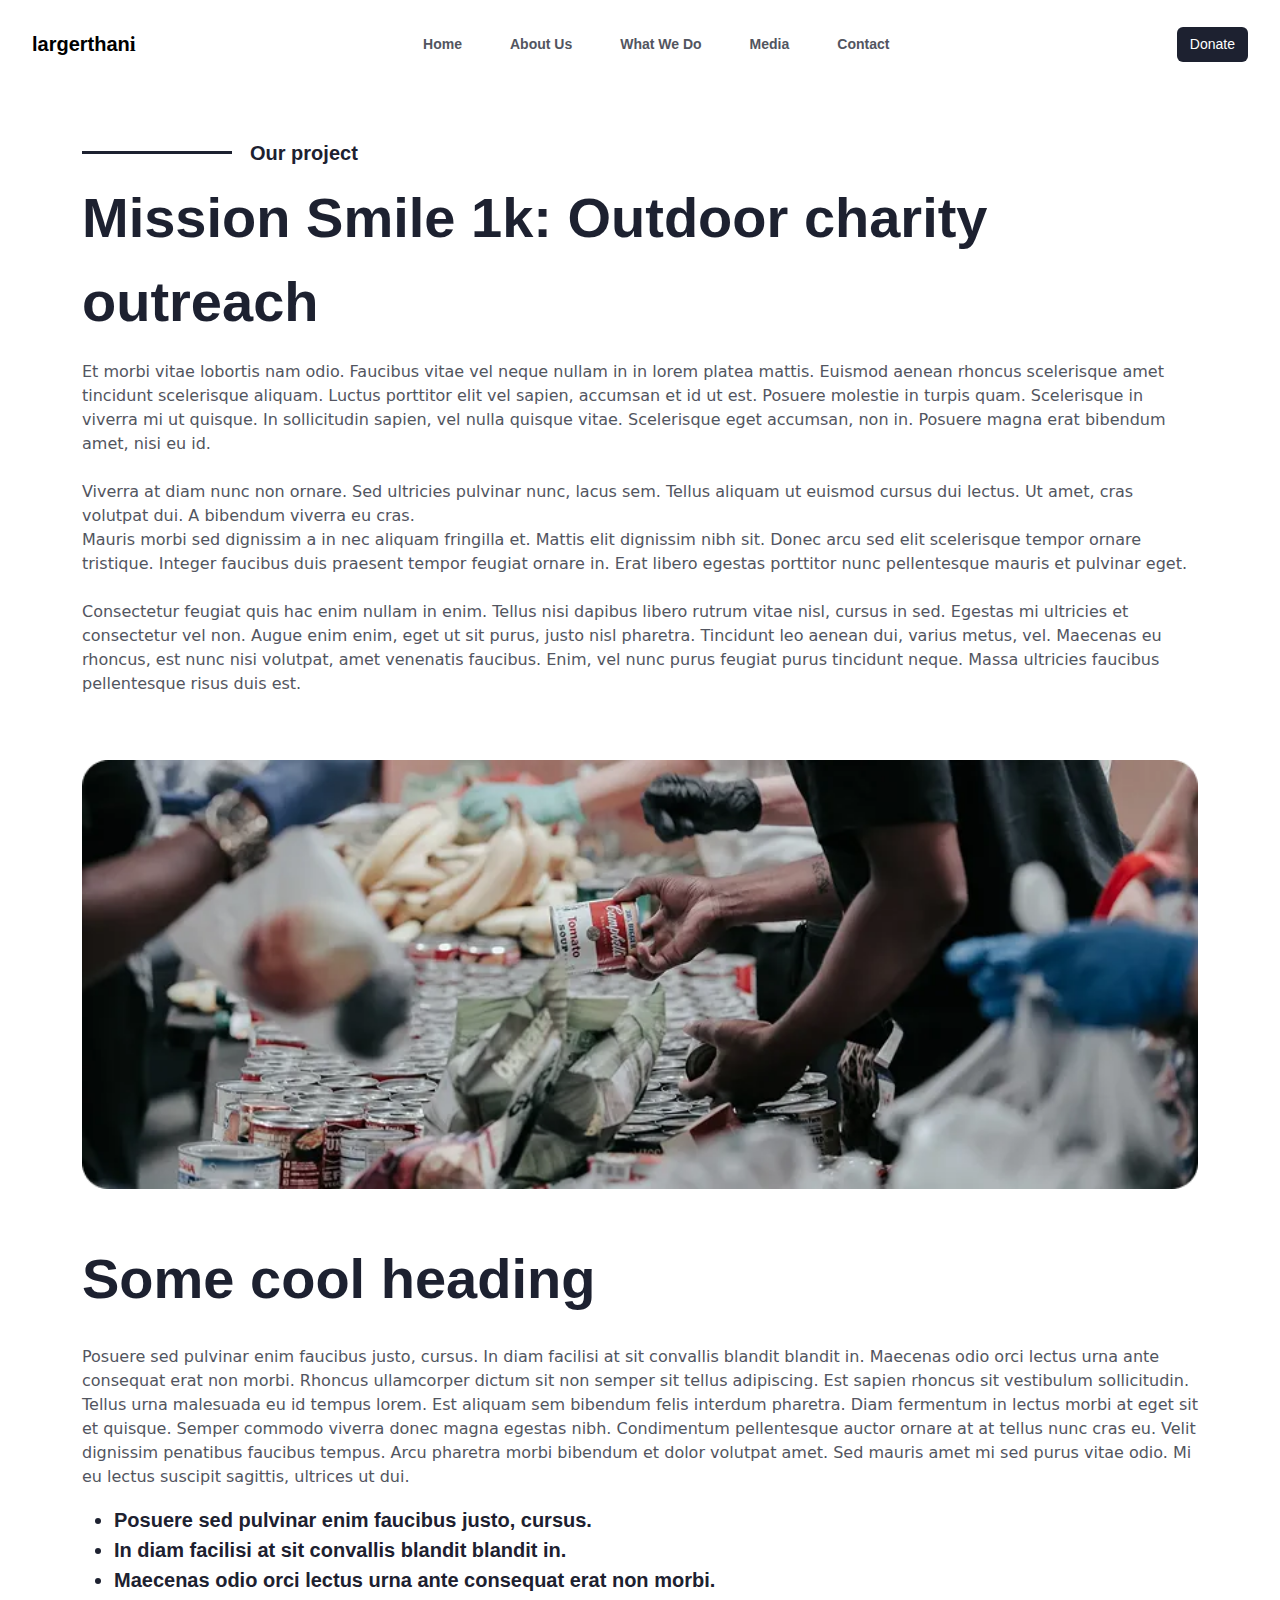
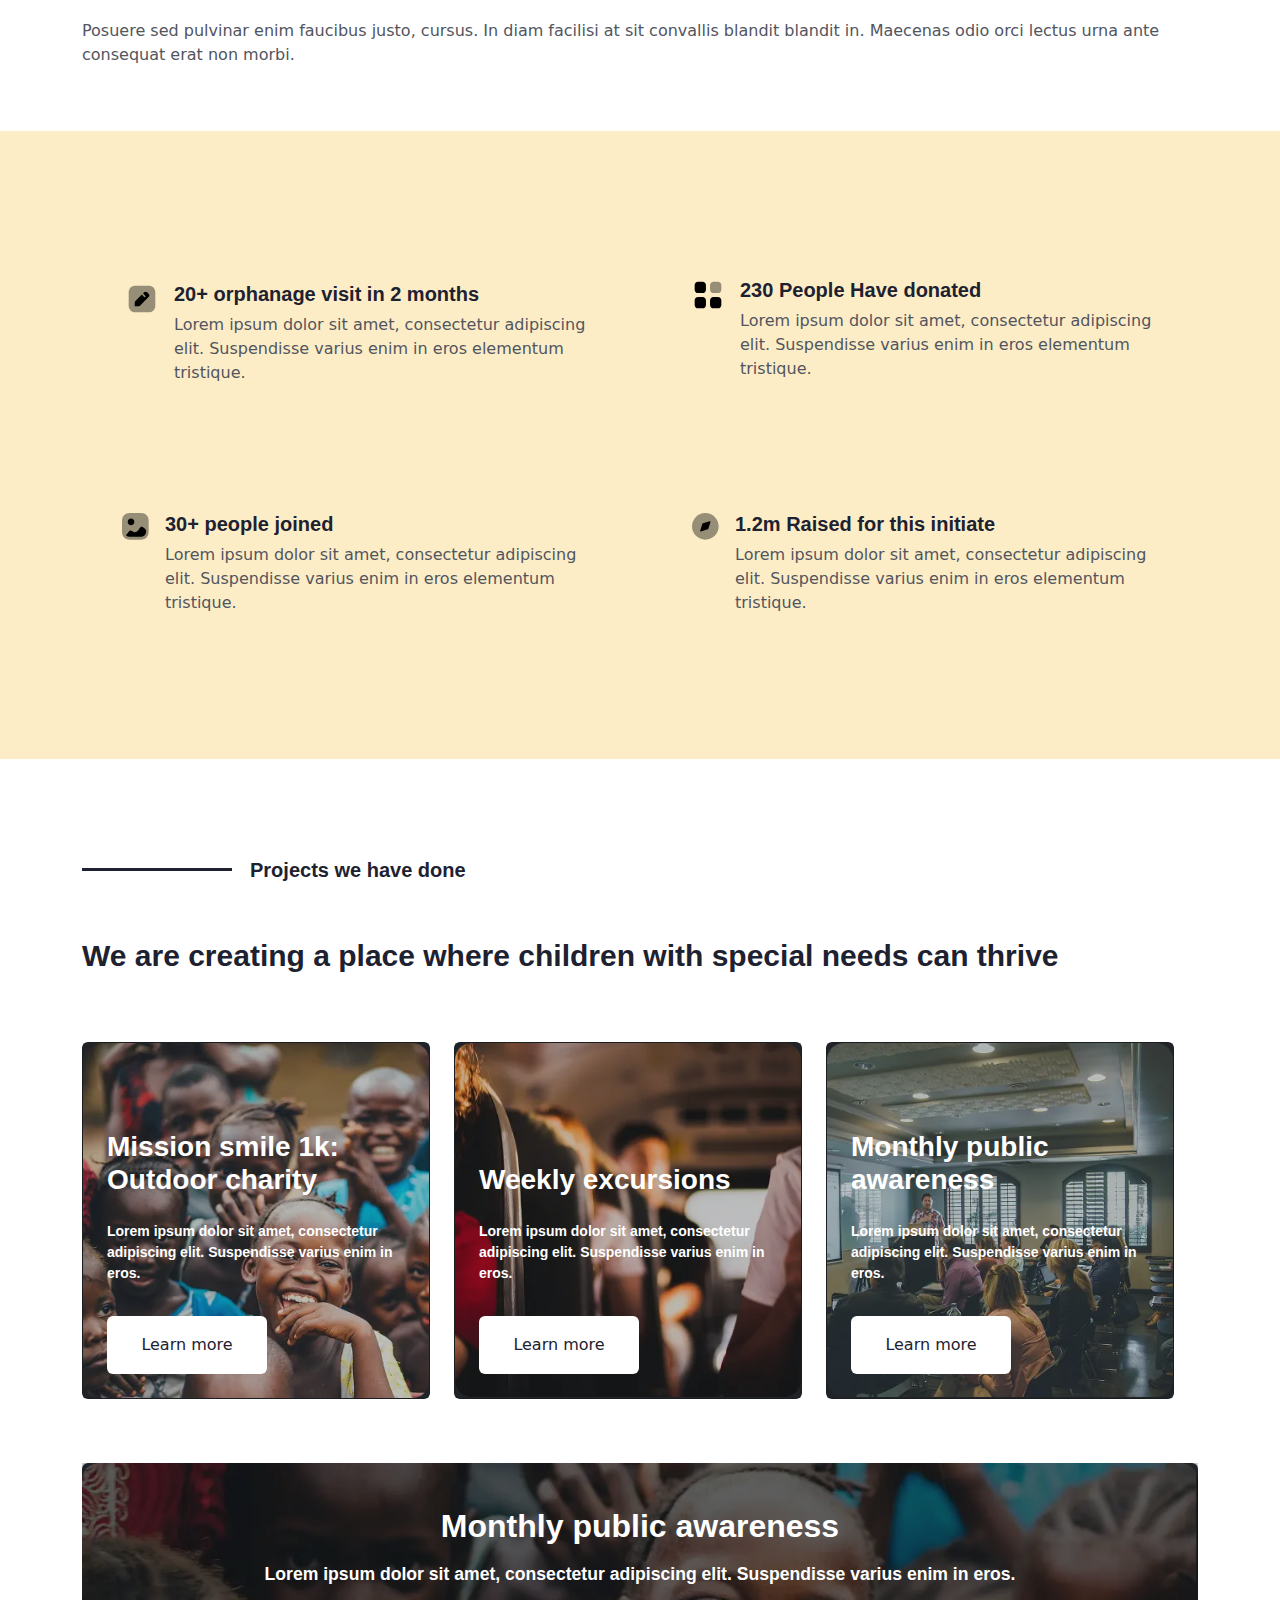
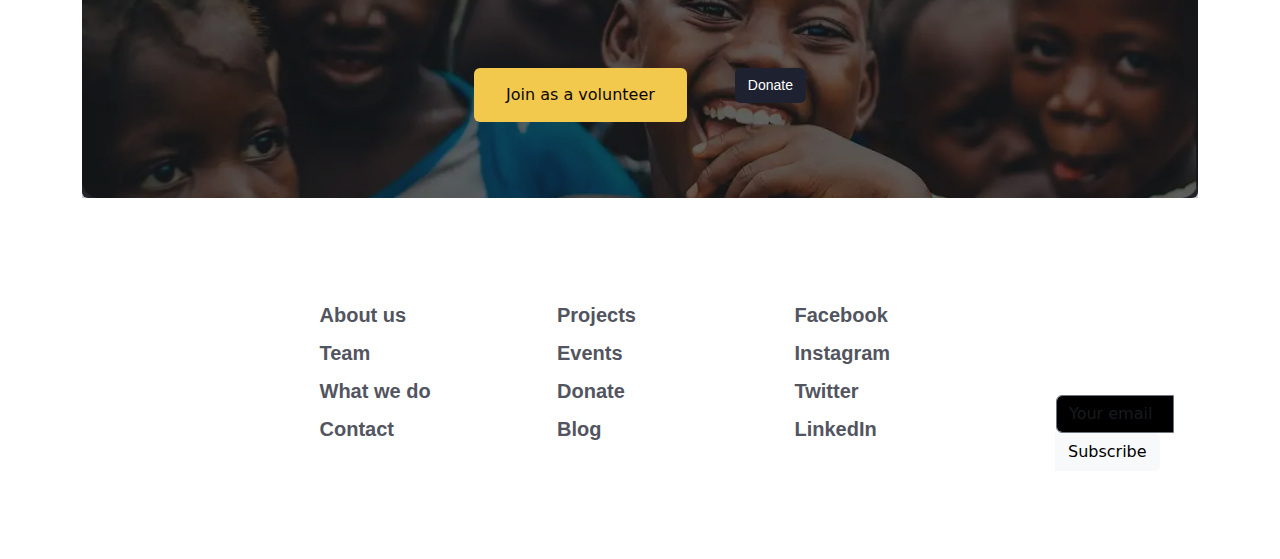
<file: project.html>
<!DOCTYPE html>
<html lang="en">

<head>
    <meta charset="UTF-8">
    <meta name="viewport" content="width=device-width, initial-scale=1.0">
    <title>Document</title>
    <!-- bootstrap cSS -->
    <link href="https://cdn.jsdelivr.net/npm/bootstrap@5.3.3/dist/css/bootstrap.min.css" rel="stylesheet">

    <!-- know_about_us CSS -->
    <link rel="stylesheet" href="./assets/css/know_about_us.css">

    <link rel="stylesheet" href="./assets/css/Topnews.css">
    <link rel="stylesheet" href="./assets/css/Contactus.css">
    <link rel="stylesheet" href="./assets/css/donation.css">
    <link rel="stylesheet" href="./assets/css/projects.css">

    <!-- main CSS -->
    <link rel="stylesheet" href="./assets/css/HomePage.css">
</head>

<body>
    <nav class="navbar navbar-expand-lg navbar-light bg-white sticky-top">
        <div class="container-fluid p-3">

            <a class="navbar-brand mx-3" href="#">
                <span class="Heading-4">largerthan</span><span class="i-font">i</span>
            </a>

            <button class="navbar-toggler" type="button" data-bs-toggle="collapse"
                data-bs-target="#navbarSupportedContent" aria-controls="navbarSupportedContent" aria-expanded="false"
                aria-label="Toggle navigation">
                <span class="navbar-toggler-icon"></span>
            </button>

            <div class="collapse navbar-collapse" id="navbarSupportedContent">

                <ul class="navbar-nav mx-auto mb-0 mb-lg-0">
                    <li class="nav-item Heading-5 mx-3">
                        <a class="nav-link secondary-text" href="./index.html">Home</a>
                    </li>
                    <li class="nav-item Heading-5 mx-3">
                        <a class="nav-link secondary-text" href="./know_about_us.html">About Us</a>
                    </li>
                    <li class="nav-item Heading-5 mx-3">
                        <a class="nav-link secondary-text" href="./whatwedo.html">What We Do</a>
                    </li>
                    <li class="nav-item Heading-5 mx-3">
                        <a class="nav-link secondary-text " href="./media.html">Media</a>
                    </li>
                    <li class="nav-item Heading-5 mx-3">
                        <a class="nav-link secondary-text " href="./contact.html">Contact</a>
                    </li>
                </ul>

                <form class="d-flex mx-3">
                    <a href="./donation.html" class="btn btn-primary-text Heading-5">Donate</a>

                </form>
            </div>
        </div>
    </nav>

    <main>
        <section class="projects">
            <div class="container pt-5 pb-5">
                <div class="line-text d-flex align-items-center gap-2 p-0 mb-2">
                    <div class="line"></div>
                    <span class="Heading-4 primary-text">Our project</span>
                </div>

                <p class="Heading-1 primary-text">Mission Smile 1k: Outdoor charity outreach</p>

                <p class="secondary-text mb-4">Et morbi vitae lobortis nam odio. Faucibus vitae vel neque nullam in in
                    lorem
                    platea mattis. Euismod
                    aenean rhoncus scelerisque amet tincidunt scelerisque aliquam. Luctus porttitor elit vel sapien,
                    accumsan et id ut est. Posuere molestie in turpis quam. Scelerisque in viverra mi ut quisque. In
                    sollicitudin sapien, vel nulla quisque vitae. Scelerisque eget accumsan, non in. Posuere magna erat
                    bibendum amet, nisi eu id.</p>
                <p class="secondary-text  m-0">Viverra at diam nunc non ornare. Sed ultricies pulvinar nunc, lacus sem.
                    Tellus aliquam ut euismod cursus dui lectus. Ut amet, cras volutpat dui. A bibendum viverra eu cras.
                </p>
                <p class="secondary-text ">Mauris morbi sed dignissim a in nec aliquam fringilla et. Mattis elit
                    dignissim nibh sit. Donec arcu sed elit scelerisque tempor ornare tristique. Integer faucibus duis
                    praesent tempor feugiat ornare in. Erat libero egestas porttitor nunc pellentesque mauris et
                    pulvinar eget.</p>
                <p class="secondary-text mt-4">Consectetur feugiat quis hac enim nullam in enim. Tellus nisi dapibus
                    libero
                    rutrum vitae nisl, cursus in sed. Egestas mi ultricies et consectetur vel non. Augue enim enim, eget
                    ut sit purus, justo nisl pharetra. Tincidunt leo aenean dui, varius metus, vel. Maecenas eu rhoncus,
                    est nunc nisi volutpat, amet venenatis faucibus. Enim, vel nunc purus feugiat purus tincidunt neque.
                    Massa ultricies faucibus pellentesque risus duis est.</p>


                <div class="d-flex justify-content-center pt-5 pb-5">
                    <img src="./assets/img/public/project.webp" alt="" class=" w-100 img-fluid rounded-3">
                </div>
                <p class="Heading-1 primary-text">Some cool heading</p>
                <p class="secondary-text mt-4">Posuere sed pulvinar enim faucibus justo, cursus. In diam facilisi at sit
                    convallis blandit blandit in. Maecenas odio orci lectus urna ante consequat erat non morbi. Rhoncus
                    ullamcorper dictum sit non semper sit tellus adipiscing. Est sapien rhoncus sit vestibulum
                    sollicitudin. Tellus urna malesuada eu id tempus lorem. Est aliquam sem bibendum felis interdum
                    pharetra. Diam fermentum in lectus morbi at eget sit et quisque. Semper commodo viverra donec magna
                    egestas nibh. Condimentum pellentesque auctor ornare at at tellus nunc cras eu. Velit dignissim
                    penatibus faucibus tempus. Arcu pharetra morbi bibendum et dolor volutpat amet. Sed mauris amet mi
                    sed purus vitae odio. Mi eu lectus suscipit sagittis, ultrices ut dui.</p>
                <ul class="primary-text Heading-4">
                    <li>Posuere sed pulvinar enim faucibus justo, cursus. </li>
                    <li>In diam facilisi at sit convallis blandit blandit in.</li>
                    <li>Maecenas odio orci lectus urna ante consequat erat non morbi.</li>
                </ul>
                <p class="secondary-text mt-4">Posuere sed pulvinar enim faucibus justo, cursus. In diam facilisi at sit
                    convallis blandit blandit in. Maecenas odio orci lectus urna ante consequat erat non morbi.</p>
            </div>
        </section>


        <section class="pro-details p-5">
            <div class="container pt-5">

                <div class="row g-4 justify-content-between pb-5">
                    <div class="col-12 col-md-6 d-flex p-1">
                        <div class="d-flex align-items-start gap-1 p-5">
                            <div class="icon-to-do p-1 pe-1">
                                <img src="./assets/img/projects/Edit Square1.svg" alt="">
                            </div>
                            <div class="what-we-do-text d-flex flex-column align-items-start ps-2">
                                <p class="Heading-4 primary-text mb-1">20+ orphanage visit in 2 months</p>
                                <p class="secondary-text mb-0">Lorem ipsum dolor sit amet, consectetur adipiscing elit. Suspendisse varius enim in eros elementum tristique.
                            </div>
                        </div>
                    </div>

                    <div class="col-12 col-md-6 d-flex p-1 p-5">
                        <div class="d-flex align-items-start gap-1">
                            <div class="icon-to-do p-1 pe-1">
                                <img src="./assets/img/projects/Category2.svg" alt="">
                            </div>
                            <div class="what-we-do-text d-flex flex-column align-items-start ps-2">
                                <p class="Heading-4 primary-text mb-1">230 People Have donated</p>
                                <p class="secondary-text mb-0">Lorem ipsum dolor sit amet, consectetur adipiscing elit. Suspendisse varius enim in eros elementum tristique.
                                </p>
                            </div>
                        </div>
                    </div>

                    <div class="col-12 col-md-6 d-flex p-1 p-5">
                        <div class="d-flex align-items-start gap-1">
                            <div class="icon-to-do p-1 pe-1">
                                <img src="./assets/img/projects/Image3.svg">
                            </div>
                            <div class="what-we-do-text d-flex flex-column align-items-start ps-2">
                                <p class="Heading-4 primary-text mb-1">30+ people joined </p>
                                <p class="secondary-text mb-0">Lorem ipsum dolor sit amet, consectetur adipiscing elit. Suspendisse varius enim in eros elementum tristique.
                                </p>
                            </div>
                        </div>
                    </div>

                    <div class="col-12 col-md-6 d-flex p-1 p-5">
                        <div class="d-flex align-items-start gap-1">
                            <div class="icon-to-do p-1 pe-1">
                                <img src="./assets/img/projects/Discovery4.svg" alt="">
                            </div>
                            <div class="what-we-do-text d-flex flex-column align-items-start ps-2">
                                <p class="Heading-4 primary-text mb-1">1.2m Raised for this initiate</p>
                                <p class="secondary-text mb-0">Lorem ipsum dolor sit amet, consectetur adipiscing elit. Suspendisse varius enim in eros elementum tristique.
                                </p>
                            </div>
                        </div>
                    </div>

                  
                </div>
            </div>
            </div>
            
        </section>


          <!-- Projects we have done -->
        <section class="projects-we-have-done mt-5 pt-5 ">
            <div class="container">
                <div class="row">
                    <div class="col-12">
                        <div class="line-text d-flex align-items-center gap-2 mb-3">
                            <div class="line flex-shrink-0"></div>
                            <span class="Heading-4 primary-text">Projects we have done</span>
                        </div>
                    </div>

                    <div class="right-info flex-grow-1">
                        <p class="Heading-2 primary-text mt-4 py-2">
                            We are creating a place where children with special needs can thrive
                        </p>
                    </div>

                    <div class="projects row g-4 mt-3">
                        <div class="col-12 col-lg-6 col-xl-4">
                            <div class="card bg-dark text-white position-relative h-100">
                                <img src="./assets/img/Projects we have done/pro1.webp" class="card-img" alt="...">
                                <div class="position-absolute top-0 start-0 w-100 h-100 bg-dark opacity-25"></div>
                                <div
                                    class="card-img-overlay d-flex flex-column align-items-sm-start justify-content-end p-4">
                                    <div>
                                        <h5 class="Heading-3">Mission smile 1k: Outdoor charity</h5>
                                        <p class="Heading-5 py-3">Lorem ipsum dolor sit amet, consectetur adipiscing
                                            elit. Suspendisse varius enim in eros.</p>
                                        <a href="./project.html" class="btn btn-hero py-3 mt-auto">Learn more</a>
                                    </div>
                                </div>
                            </div>
                        </div>

                        <div class="col-12 col-lg-6 col-xl-4">
                            <div class="card bg-dark text-white position-relative h-100">
                                <img src="./assets/img/Projects we have done/pro2.webp" class="card-img" alt="...">
                                <div class="position-absolute top-0 start-0 w-100 h-100 bg-dark opacity-25"></div>
                                <div
                                    class="card-img-overlay d-flex flex-column align-items-sm-start justify-content-end p-4">
                                    <div>
                                        <h5 class="Heading-3">Weekly excursions</h5>
                                        <p class="Heading-5 py-3">Lorem ipsum dolor sit amet, consectetur adipiscing
                                            elit. Suspendisse varius enim in eros.</p>
                                        <button class="btn btn-hero py-3 mt-auto">Learn more</button>
                                    </div>
                                </div>
                            </div>
                        </div>

                        <div class="col-12 col-lg-6 col-xl-4">
                            <div class="card bg-dark text-white position-relative h-100">
                                <img src="./assets/img/Projects we have done/pro3.webp" class="card-img" alt="...">
                                <div class="position-absolute top-0 start-0 w-100 h-100 bg-dark opacity-25"></div>
                                <div
                                    class="card-img-overlay d-flex flex-column align-items-sm-start justify-content-end p-4">
                                    <div>
                                        <h5 class="Heading-3">Monthly public awareness</h5>
                                        <p class="Heading-5 py-3">Lorem ipsum dolor sit amet, consectetur adipiscing
                                            elit. Suspendisse varius enim in eros.</p>
                                        <button class="btn btn-hero py-3 mt-auto">Learn more</button>
                                    </div>
                                </div>
                            </div>
                        </div>
                    </div>
                </div>
            </div>
        </section>




        <!-- Poster -->
        <section class="poster mt-5 p-3">
            <div class="container ">

                <div class="card bg-dark text-white position-relative border-0 rounded-lg">
                    <img src="./assets/img/public/BG.webp" class="card-img img-fluid rounded-lg" alt="Poster">
                    <div class="position-absolute top-0 start-0 w-100 h-100 bg-dark opacity-25 rounded-lg"></div>
                    <div
                        class="card-img-overlay d-flex flex-column align-items-center justify-content-center p-5 text-wrap poster-content">
                        <h5 class="Heading-3 mb-3 poster-title">Monthly public awareness</h5>
                        <p class="Heading-5 mb-4 poster-text">
                            Lorem ipsum dolor sit amet, consectetur adipiscing elit. Suspendisse varius enim in eros.
                        </p>
                        <div class="row g-2 p-3">
                            <div class="col-auto g-5">
                                <button class="btn btn-info black mb-3 border-0 w-auto">Join as a volunteer</button>
                            </div>
                            <div class="col-auto g-5">
                                <a href="./donation.html" class="btn btn-primary-text Heading-5">Donate</a>
                            </div>
                        </div>
                    </div>
                </div>
            </div>
        </section>



    </main>

    <!-- Footer -->
    <footer class="footer  text-white text-center text-lg-start p-5 ">
        <div class="container">
            <div class="row justify-content-between align-items-start ">

                <div class="col-lg-2  mb-4 mb-lg-0 text-lg-start text-center">
                    <span class="Heading-4">largerthan</span><span class="i-font">i</span>
                </div>

                <div class="col-lg-2 col-4 mb-4 mb-lg-0 ">
                    <ul class="list-unstyled">
                        <li class="mb-2"><a href="./index.html"
                                class="Heading-4 text-white text-decoration-none">Home</a></li>
                        <li class="mb-2"><a href="./know_about_us.html"
                                class="Heading-4 secondary-text text-decoration-none">About us</a>
                        </li>
                        <li class="mb-2"><a href="" class="Heading-4 secondary-text text-decoration-none">Team</a>
                        </li>
                        <li class="mb-2"><a href="./whatwedo.html"
                                class="Heading-4 secondary-text text-decoration-none">What we
                                do</a></li>
                        <li class="mb-2"><a href="./contact.html"
                                class="Heading-4 secondary-text text-decoration-none">Contact</a>
                        </li>
                    </ul>

                </div>

                <div class="col-lg-2 col-4 mb-4 mb-lg-0">
                    <ul class="list-unstyled">
                        <li class="mb-2"><a href="#" class="Heading-4 text-white text-decoration-none">More</a></li>
                        <li class="mb-2"><a href="./project.html"
                                class="Heading-4 secondary-text text-decoration-none">Projects</a>
                        </li>
                        <li class="mb-2"><a href="./events.html" class="Heading-4 secondary-text text-decoration-none">Events</a>
                        </li>
                        <li class="mb-2"><a href="./donation.html"
                                class="Heading-4 secondary-text text-decoration-none">Donate</a>
                        </li>
                        <li class="mb-2"><a href="#!" class="Heading-4 secondary-text text-decoration-none">Blog</a>
                        </li>
                    </ul>
                </div>

                <div class="col-lg-2 col-4 mb-4 mb-lg-0">
                    <ul class="list-unstyled">
                        <li class="mb-2"><a href="#" class="Heading-4 text-white text-decoration-none">Connect</a></li>
                        <li class="mb-2"><a href="#!" class="Heading-4 secondary-text text-decoration-none">Facebook</a>
                        </li>
                        <li class="mb-2"><a href="#!"
                                class="Heading-4 secondary-text text-decoration-none">Instagram</a></li>
                        <li class="mb-2"><a href="#!" class="Heading-4 secondary-text text-decoration-none">Twitter</a>
                        </li>
                        <li class="mb-2"><a href="#!" class="Heading-4 secondary-text text-decoration-none">LinkedIn</a>
                        </li>
                    </ul>
                </div>

                <div class="form-custom col-lg-2 col-12 mb-4 mb-lg-0 ">
                    <h5 class="Heading-3 text-white">Subscribe to get latest updates</h5>
                    <div class="input-group mb-3 p-4">
                        <input type="text" class="form-control bg-black text-white border-secondary custom-input"
                            placeholder="Your email" aria-label="Recipient's useremail"
                            aria-describedby="button-addon2">
                        <button class="btn btn-light" type="button" id="button-addon2">Subscribe</button>
                    </div>
                </div>


            </div>
        </div>
    </footer>
        <script src="https://cdn.jsdelivr.net/npm/bootstrap@5.3.2/dist/js/bootstrap.bundle.min.js"></script>

</body>

</html>
</file>
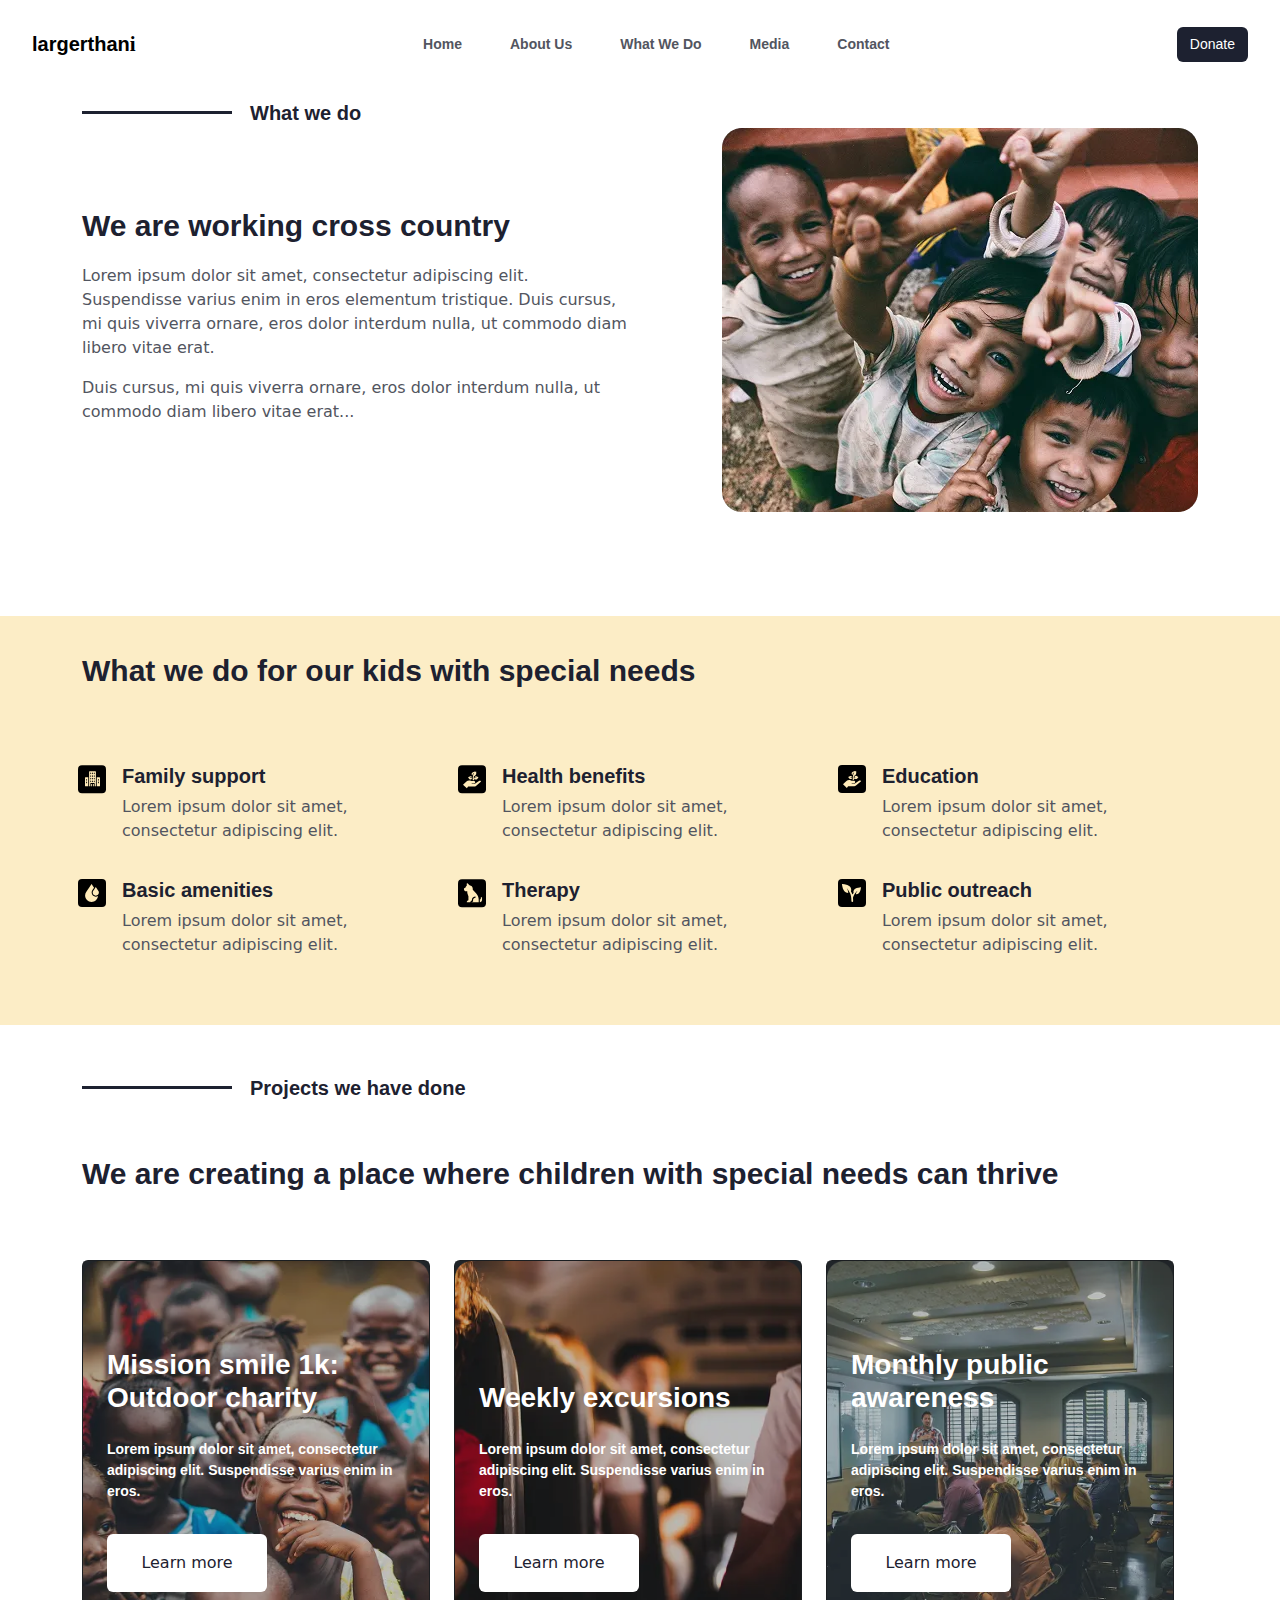
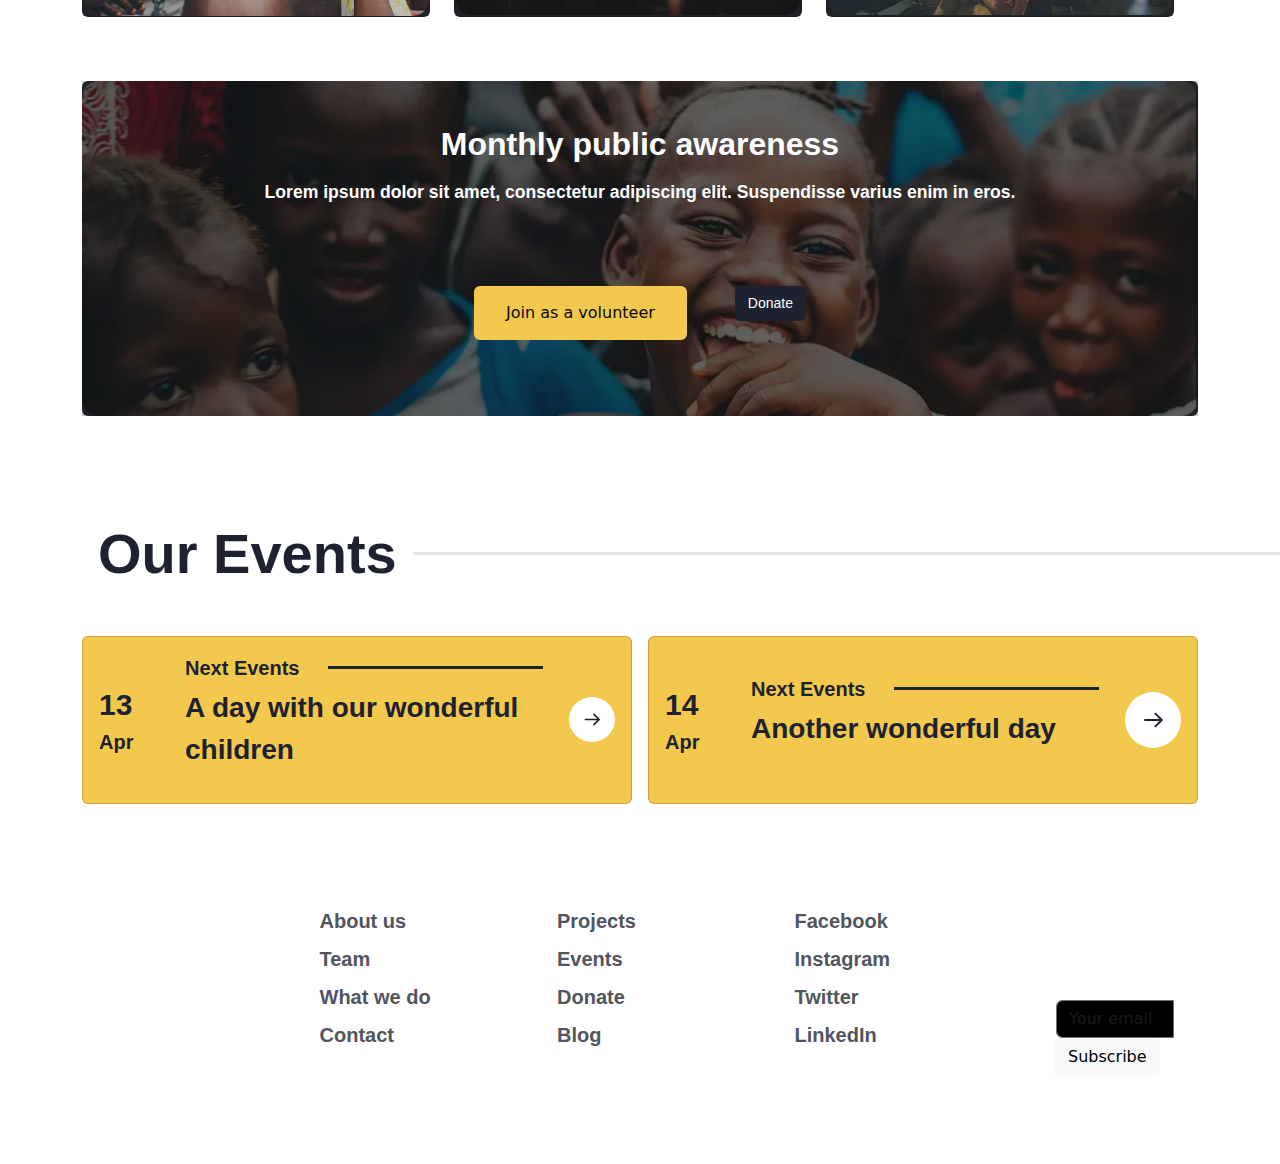
<file: whatwedo.html>
<!DOCTYPE html>
<html lang="en">

<head>
    <meta charset="UTF-8">
    <meta name="viewport" content="width=device-width, initial-scale=1.0">
    <title>Document</title>
    <!-- bootstrap cSS -->
    <link href="https://cdn.jsdelivr.net/npm/bootstrap@5.3.3/dist/css/bootstrap.min.css" rel="stylesheet">

    <!-- know_about_us CSS -->
    <link rel="stylesheet" href="./assets/css/know_about_us.css">

    <!-- main CSS -->
    <link rel="stylesheet" href="./assets/css/HomePage.css">
</head>

<body>
    <nav class="navbar navbar-expand-lg navbar-light bg-white sticky-top">
        <div class="container-fluid p-3">

            <a class="navbar-brand mx-3" href="#">
                <span class="Heading-4">largerthan</span><span class="i-font">i</span>
            </a>

            <button class="navbar-toggler" type="button" data-bs-toggle="collapse"
                data-bs-target="#navbarSupportedContent" aria-controls="navbarSupportedContent" aria-expanded="false"
                aria-label="Toggle navigation">
                <span class="navbar-toggler-icon"></span>
            </button>

            <div class="collapse navbar-collapse" id="navbarSupportedContent">

                <ul class="navbar-nav mx-auto mb-0 mb-lg-0">
                    <li class="nav-item Heading-5 mx-3">
                        <a class="nav-link secondary-text" href="./index.html">Home</a>
                    </li>
                    <li class="nav-item Heading-5 mx-3">
                        <a class="nav-link secondary-text" href="./know_about_us.html">About Us</a>
                    </li>
                    <li class="nav-item Heading-5 mx-3">
                        <a class="nav-link secondary-text" href="./whatwedo.html">What We Do</a>
                    </li>
                    <li class="nav-item Heading-5 mx-3">
                        <a class="nav-link secondary-text " href="./media.html">Media</a>
                    </li>
                    <li class="nav-item Heading-5 mx-3">
                        <a class="nav-link secondary-text " href="./contact.html">Contact</a>
                    </li>
                </ul>

                <form class="d-flex mx-3">
                    <a href="./donation.html" class="btn btn-primary-text Heading-5">Donate</a>
                </form>
            </div>
        </div>
    </nav>

    <main>
        <section class="What-we-do pb-5">
            <div class="container mt-2">
                <div class="row">
                    <div class="col-12">
                        <div class="line-text d-flex align-items-center gap-2 ">
                            <div class="line"></div>
                            <span class="Heading-4 primary-text">What we do</span>
                        </div>
                    </div>
                </div>

                <div class="row align-items-center mb-2">
                    <div class="col-12 col-md-6">
                        <p class="Heading-2 primary-text mt-1">
                            We are working cross country
                        </p>
                        <div class="secondary-text">
                            <p>Lorem ipsum dolor sit amet, consectetur adipiscing elit. Suspendisse varius enim in eros
                                elementum tristique. Duis cursus, mi quis viverra ornare, eros dolor interdum nulla, ut
                                commodo diam libero vitae erat.</p>
                            <p>Duis cursus, mi quis viverra ornare, eros dolor interdum nulla, ut commodo diam libero
                                vitae erat...</p>
                        </div>
                    </div>

                    <div class="col-12 col-md-6 text-center text-md-end">
                        <img src="./assets/img/What we do/wwdi.webp" class="img-fluid about-img" alt="">
                    </div>
                </div>
            </div>
        </section>

        <!-- What we do -->
        <section class="what-we-do mt-5 p-3">
            <div class="container">
                <p class="Heading-2 primary-text mt-3 text-start pb-5">
                    What we do for our kids with special needs </p>
                <div class="row g-4 justify-content-between pb-5">
                    <div class="col-12 col-sm-6 col-lg-4 d-flex p-1 ">
                        <div class="d-flex align-items-start gap-1">
                            <div class="icon-to-do p-1 pe-1">
                                <img src="./assets/img/What we do/Icon1.svg" alt="">
                            </div>
                            <div class="what-we-do-text d-flex flex-column align-items-start ps-2">
                                <p class="Heading-4 primary-text mb-1">Family support</p>
                                <p class="secondary-text mb-0">Lorem ipsum dolor sit amet, consectetur adipiscing elit.
                                </p>
                            </div>
                        </div>
                    </div>

                    <div class="col-12 col-sm-6 col-lg-4 d-flex p-1">
                        <div class="d-flex align-items-start gap-1">
                            <div class="icon-to-do p-1 pe-1">
                                <img src="./assets/img/What we do/Icon2.svg" alt="">
                            </div>
                            <div class="what-we-do-text d-flex flex-column align-items-start ps-2">
                                <p class="Heading-4 primary-text mb-1">Health benefits</p>
                                <p class="secondary-text mb-0">Lorem ipsum dolor sit amet, consectetur adipiscing elit.
                                </p>
                            </div>
                        </div>
                    </div>

                    <div class="col-12 col-sm-6 col-lg-4 d-flex p-1">
                        <div class="d-flex align-items-start gap-1">
                            <div class="icon-to-do p-1 pe-1">
                                <img src="./assets/img/What we do/Icon5.svg" alt="">
                            </div>
                            <div class="what-we-do-text d-flex flex-column align-items-start ps-2">
                                <p class="Heading-4 primary-text mb-1">Education</p>
                                <p class="secondary-text mb-0">Lorem ipsum dolor sit amet, consectetur adipiscing elit.
                                </p>
                            </div>
                        </div>
                    </div>
                    <div class="col-12 col-sm-6 col-lg-4 d-flex p-1">
                        <div class="d-flex align-items-start gap-1">
                            <div class="icon-to-do p-1 pe-1">
                                <img src="./assets/img/What we do/Icon6.svg" alt="">
                            </div>
                            <div class="what-we-do-text d-flex flex-column align-items-start ps-2">
                                <p class="Heading-4 primary-text mb-1">Basic amenities</p>
                                <p class="secondary-text mb-0">Lorem ipsum dolor sit amet, consectetur adipiscing elit.
                                </p>
                            </div>
                        </div>
                    </div>
                    <div class="col-12 col-sm-6 col-lg-4 d-flex p-1">
                        <div class="d-flex align-items-start gap-1">
                            <div class="icon-to-do p-1 pe-1">
                                <img src="./assets/img/What we do/Icon.svg" alt="">
                            </div>
                            <div class="what-we-do-text d-flex flex-column align-items-start ps-2">
                                <p class="Heading-4 primary-text mb-1">Therapy</p>
                                <p class="secondary-text mb-0">Lorem ipsum dolor sit amet, consectetur adipiscing elit.
                                </p>
                            </div>
                        </div>
                    </div>
                    <div class="col-12 col-sm-6 col-lg-4 d-flex p-1">
                        <div class="d-flex align-items-start gap-1">
                            <div class="icon-to-do p-1 pe-1">
                                <img src="./assets/img/What we do/Icon4.svg" alt="">
                            </div>
                            <div class="what-we-do-text d-flex flex-column align-items-start ps-2">
                                <p class="Heading-4 primary-text mb-1">Public outreach</p>
                                <p class="secondary-text mb-0">Lorem ipsum dolor sit amet, consectetur adipiscing elit.
                                </p>
                            </div>
                        </div>
                    </div>
                </div>
            </div>
        </section>

        <!-- Projects we have done -->
        <section class="projects-we-have-done mt-5 ">
            <div class="container">
                <div class="row">
                    <div class="col-12">
                        <div class="line-text d-flex align-items-center gap-2 mb-3">
                            <div class="line flex-shrink-0"></div>
                            <span class="Heading-4 primary-text">Projects we have done</span>
                        </div>
                    </div>

                    <div class="right-info flex-grow-1">
                        <p class="Heading-2 primary-text mt-4 py-2">
                            We are creating a place where children with special needs can thrive
                        </p>
                    </div>

                    <div class="projects row g-4 mt-3">
                        <div class="col-12 col-lg-6 col-xl-4">
                            <div class="card bg-dark text-white position-relative h-100">
                                <img src="./assets/img/Projects we have done/pro1.webp" class="card-img" alt="...">
                                <div class="position-absolute top-0 start-0 w-100 h-100 bg-dark opacity-25"></div>
                                <div
                                    class="card-img-overlay d-flex flex-column align-items-sm-start justify-content-end p-4">
                                    <div>
                                        <h5 class="Heading-3">Mission smile 1k: Outdoor charity</h5>
                                        <p class="Heading-5 py-3">Lorem ipsum dolor sit amet, consectetur adipiscing
                                            elit. Suspendisse varius enim in eros.</p>
                                        <a href="./project.html" class="btn btn-hero py-3 mt-auto">Learn more</a>
                                    </div>
                                </div>
                            </div>
                        </div>

                        <div class="col-12 col-lg-6 col-xl-4">
                            <div class="card bg-dark text-white position-relative h-100">
                                <img src="./assets/img/Projects we have done/pro2.webp" class="card-img" alt="...">
                                <div class="position-absolute top-0 start-0 w-100 h-100 bg-dark opacity-25"></div>
                                <div
                                    class="card-img-overlay d-flex flex-column align-items-sm-start justify-content-end p-4">
                                    <div>
                                        <h5 class="Heading-3">Weekly excursions</h5>
                                        <p class="Heading-5 py-3">Lorem ipsum dolor sit amet, consectetur adipiscing
                                            elit. Suspendisse varius enim in eros.</p>
                                        <button class="btn btn-hero py-3 mt-auto">Learn more</button>
                                    </div>
                                </div>
                            </div>
                        </div>

                        <div class="col-12 col-lg-6 col-xl-4">
                            <div class="card bg-dark text-white position-relative h-100">
                                <img src="./assets/img/Projects we have done/pro3.webp" class="card-img" alt="...">
                                <div class="position-absolute top-0 start-0 w-100 h-100 bg-dark opacity-25"></div>
                                <div
                                    class="card-img-overlay d-flex flex-column align-items-sm-start justify-content-end p-4">
                                    <div>
                                        <h5 class="Heading-3">Monthly public awareness</h5>
                                        <p class="Heading-5 py-3">Lorem ipsum dolor sit amet, consectetur adipiscing
                                            elit. Suspendisse varius enim in eros.</p>
                                        <button class="btn btn-hero py-3 mt-auto">Learn more</button>
                                    </div>
                                </div>
                            </div>
                        </div>
                    </div>
                </div>
            </div>
        </section>




        <!-- Poster -->
        <section class="poster mt-5 p-3">
            <div class="container ">

                <div class="card bg-dark text-white position-relative border-0 rounded-lg">
                    <img src="./assets/img/public/BG.webp" class="card-img img-fluid rounded-lg" alt="Poster">
                    <div class="position-absolute top-0 start-0 w-100 h-100 bg-dark opacity-25 rounded-lg"></div>
                    <div
                        class="card-img-overlay d-flex flex-column align-items-center justify-content-center p-5 text-wrap poster-content">
                        <h5 class="Heading-3 mb-3 poster-title">Monthly public awareness</h5>
                        <p class="Heading-5 mb-4 poster-text">
                            Lorem ipsum dolor sit amet, consectetur adipiscing elit. Suspendisse varius enim in eros.
                        </p>
                        <div class="row g-2 p-3">
                            <div class="col-auto g-5">
                                <button class="btn btn-info black mb-3 border-0 w-auto">Join as a volunteer</button>
                            </div>
                            <div class="col-auto g-5">
                                <a href="./donation.html" class="btn btn-primary-text Heading-5">Donate</a>
                            </div>
                        </div>
                    </div>
                </div>
            </div>
        </section>

        <!-- Our Events -->
        <section class="Our-Events mt-5 p-3">
            <div class="container">
                <div class="row mb-4">
                    <div class="col-12">
                        <div class="d-flex flex-column flex-lg-row align-items-center p-2 p-lg-3">
                            <p class="Heading-1 primary-text me-lg-3 mb-2 mb-lg-0 flex-shrink-0">Our Events</p>
                            <div class="support-line flex-grow-1"></div>
                        </div>
                    </div>
                </div>
                <div class="row g-3">
                    <div class="col-12 col-lg-6">
                        <div
                            class="card p-3 h-100 d-flex flex-column flex-lg-row align-items-center flex-wrap flex-lg-nowrap">
                            <div class="date-col me-lg-3 mb-2 mb-lg-0" style="min-width: 70px;">
                                <div class="date d-flex flex-column align-items-start">
                                    <p class="Heading-2 primary-text mb-0">13</p>
                                    <p class="Heading-4 primary-text mt-0">Apr</p>
                                </div>
                            </div>
                            <div class="event-col flex-grow-1 mb-2 mb-lg-0">
                                <div class="line-text d-flex align-items-center w-100 mb-1">
                                    <span class="Heading-4 primary-text me-2 flex-shrink-0">Next Events</span>
                                    <div class="line flex-grow-1"></div>
                                </div>
                                <p class="Heading-3 primary-text mt-0">A day with our wonderful children</p>
                            </div>
                            <div class="icon-col ms-lg-3" style="min-width: 40px;">
                                <div class="icon-arrow d-flex align-items-center justify-content-center">
                                    <img src="./assets/img/public/Arrow button.svg" alt="" class="img-fluid arrow-icon">
                                </div>
                            </div>
                        </div>
                    </div>
                    <div class="col-12 col-lg-6">
                        <div
                            class="card p-3 h-100 d-flex flex-column flex-lg-row align-items-center flex-wrap flex-lg-nowrap">
                            <div class="date-col me-lg-3 mb-2 mb-lg-0" style="min-width: 70px;">
                                <div class="date d-flex flex-column align-items-start">
                                    <p class="Heading-2 primary-text mb-0">14</p>
                                    <p class="Heading-4 primary-text mt-0">Apr</p>
                                </div>
                            </div>
                            <div class="event-col flex-grow-1 mb-2 mb-lg-0">
                                <div class="line-text d-flex align-items-center w-100 mb-1">
                                    <span class="Heading-4 primary-text me-2 flex-shrink-0">Next Events</span>
                                    <div class="line flex-grow-1"></div>
                                </div>
                                <p class="Heading-3 primary-text mt-0">Another wonderful day</p>
                            </div>
                            <div class="icon-col ms-lg-3" style="min-width: 40px;">
                                <div class="icon-arrow d-flex align-items-center justify-content-center">
                                    <img src="./assets/img/public/Arrow button.svg" alt="" class="img-fluid arrow-icon">
                                </div>
                            </div>
                        </div>
                    </div>
                </div>
            </div>
        </section>






    </main>









    <!-- Footer -->
    <footer class="footer  text-white text-center text-lg-start p-5 ">
        <div class="container">
            <div class="row justify-content-between align-items-start ">

                <div class="col-lg-2  mb-4 mb-lg-0 text-lg-start text-center">
                    <span class="Heading-4">largerthan</span><span class="i-font">i</span>
                </div>

                <div class="col-lg-2 col-4 mb-4 mb-lg-0 ">
                    <ul class="list-unstyled">
                        <li class="mb-2"><a href="./index.html"
                                class="Heading-4 text-white text-decoration-none">Home</a></li>
                        <li class="mb-2"><a href="./know_about_us.html"
                                class="Heading-4 secondary-text text-decoration-none">About us</a>
                        </li>
                        <li class="mb-2"><a href="" class="Heading-4 secondary-text text-decoration-none">Team</a>
                        </li>
                        <li class="mb-2"><a href="./whatwedo.html"
                                class="Heading-4 secondary-text text-decoration-none">What we
                                do</a></li>
                        <li class="mb-2"><a href="./contact.html"
                                class="Heading-4 secondary-text text-decoration-none">Contact</a>
                        </li>
                    </ul>

                </div>

                <div class="col-lg-2 col-4 mb-4 mb-lg-0">
                    <ul class="list-unstyled">
                        <li class="mb-2"><a href="#" class="Heading-4 text-white text-decoration-none">More</a></li>
                        <li class="mb-2"><a href="./project.html"
                                class="Heading-4 secondary-text text-decoration-none">Projects</a>
                        </li>
                        <li class="mb-2"><a href="./events.html"
                                class="Heading-4 secondary-text text-decoration-none">Events</a>
                        </li>
                        <li class="mb-2"><a href="./donation.html"
                                class="Heading-4 secondary-text text-decoration-none">Donate</a>
                        </li>
                        <li class="mb-2"><a href="#!" class="Heading-4 secondary-text text-decoration-none">Blog</a>
                        </li>
                    </ul>
                </div>

                <div class="col-lg-2 col-4 mb-4 mb-lg-0">
                    <ul class="list-unstyled">
                        <li class="mb-2"><a href="#" class="Heading-4 text-white text-decoration-none">Connect</a></li>
                        <li class="mb-2"><a href="#!" class="Heading-4 secondary-text text-decoration-none">Facebook</a>
                        </li>
                        <li class="mb-2"><a href="#!"
                                class="Heading-4 secondary-text text-decoration-none">Instagram</a></li>
                        <li class="mb-2"><a href="#!" class="Heading-4 secondary-text text-decoration-none">Twitter</a>
                        </li>
                        <li class="mb-2"><a href="#!" class="Heading-4 secondary-text text-decoration-none">LinkedIn</a>
                        </li>
                    </ul>
                </div>

                <div class="form-custom col-lg-2 col-12 mb-4 mb-lg-0 ">
                    <h5 class="Heading-3 text-white">Subscribe to get latest updates</h5>
                    <div class="input-group mb-3 p-4">
                        <input type="text" class="form-control bg-black text-white border-secondary custom-input"
                            placeholder="Your email" aria-label="Recipient's useremail"
                            aria-describedby="button-addon2">
                        <button class="btn btn-light" type="button" id="button-addon2">Subscribe</button>
                    </div>
                </div>


            </div>
        </div>
    </footer>
        <script src="https://cdn.jsdelivr.net/npm/bootstrap@5.3.2/dist/js/bootstrap.bundle.min.js"></script>


</body>

</html>
</file>
<file: assets/css/HomePage.css>
* {
    margin: 0;
    padding: 0;
    box-sizing: border-box;
}

:root {
    --primary-yellow: #F2C94C;
    --yellow-light: #FCEDC6;
    --green-tertiary: #EFF7F2;
    --black: #0B0706;
    --primary-text: #1D2130;
    --secondary-text: #525560;
    --off-white: #EBF0F9;
    --border-color: #E5E5E5;

    --font-primary: "Roboto", sans-serif;
    --font-logo: "Courgette", cursive;

    --fs-home-heading: 64px;
    --fs-h1: 56px;
    --fs-h2: 48px;
    --fs-h3: 28px;
    --fs-h4: 20px;
    --fs-h5: 14px;
    --fs-h6: 12px;
    --fs-paragraph: 16px;
    --fs-paragraph-small: 14px;
    --fs-logo: 21px;

    --fw-bold: bold;
}

.primary-yellow {
    color: var(--primary-yellow);
}

.yellow-light {
    color: var(--yellow-light);
}

.green-tetriy {
    color: var(--green-tertiary);
}

.black {
    color: var(--black);
}


.primary-text {
    color: var(--primary-text);
}

.secondary-text {
    color: var(--secondary-text);
}

.off-white {
    color: var(--off-white);
}

.border-color {
    color: var(--border-color);
}

.home-heading {
    font-size: var(--fs-home-heading);
    font-family: var(--font-primary);
    font-weight: var(--fw-bold);
}

.Heading-1 {
    font-size: var(--fs-h1);
    font-family: var(--font-primary);
    font-weight: var(--fw-bold);
}

.Heading-2 {
    font-size: var(--fs-h2);
    font-family: var(--font-primary);
    font-weight: var(--fw-bold);
}

.Heading-3 {
    font-size: var(--fs-h3);
    font-family: var(--font-primary);
    font-weight: var(--fw-bold);
}

.Heading-4 {
    font-size: var(--fs-h4);
    font-family: var(--font-primary);
    font-weight: var(--fw-bold);
}

.Heading-5 {
    font-size: var(--fs-h5);
    font-family: var(--font-primary);
    font-weight: var(--fw-bold);
}

.Heading-6 {
    font-size: var(--fs-h6);
    font-family: var(--font-primary);
    font-weight: var(--fw-bold);
}

.paragraph {
    font-size: var(--fs-paragraph);
    font-family: var(--font-primary);
}

.paragraph-small {
    font-size: var(--fs-paragraph-small);
    font-family: var(--font-primary);
}

.i-font {
    font-family: var(--font-logo);
    font-size: var(--fs-logo);
    font-weight: var(--fw-bold);
}

.navbar-nav .nav-link:hover {
    color: var(--primary-yellow);
}

.btn-primary-text {
    background-color: var(--primary-text);
    color: white;
    font-weight: 500;
}

.btn-primary-text:hover {
    background-color: #d4ac2c;
}

/* Hero */

.hero {
    height: 100vh;
    width: 100%;
    overflow: hidden;
}

.hero-img {
    object-fit: cover;

    height: 100vh;
}

.btn-hero {
    background-color: white;
    color: var(--primary-text);
    font-weight: 500;
    width: 160px;
}

.btn-hero:hover {
    background-color: #d4ac2c;
    color: white;
}

.hero-play-img {
    width: 24px;
    height: 24px;
}

@media (max-width: 510px) {
    .home-heading {
        font-size: 25px;
    }

    .Heading-4 {
        font-size: 15px;
    }

    .btn-hero {
        transform: scale(0.8);
    }
}

@media screen and (max-height: 400px) {
    .hero-buttom {
        display: none !important;
    }
}



/* Know About us */
.line-text {
    display: flex;
    align-items: center;
    gap: 20px;
}

.line-text .line {
    flex-shrink: 0;
    width: 150px;
    height: 3px;
    background-color: var(--primary-text);
    margin-right: 10px;
}

.custum-ms {
    margin-left: 80px;
    width: 100%;
}


.btn-info {
    background-color: var(--primary-yellow);
    font-weight: 500;
    width: 160px;
    padding: 15px 32px;
}

.btn-info:hover {
    background-color: var(--primary-text);
    color: white;
}


@media (max-width: 768px) {
    .Heading-2 {
        font-size: 40px;
    }


}

@media (max-width: 510px) {
    .Heading-2 {
        font-size: 30px;
    }

    .about-img {
        scale: .9;
    }
}

/* our Supporters  */
.support-line {
    flex-shrink: 0;
    width: 100vb;
    height: 3px;
    background-color: var(--border-color);
    margin-right: 10px;
}

@media screen and (max-width: 995px) {
    .Heading-4 {
        font-size: 20px;
    }

    .support-line {
        width: 60vb;
    }
}

@media screen and (max-width: 768px) {
    .Heading-4 {
        font-size: 15px;
    }

    .support-line {
        width: 50vb;
    }
}

@media screen and (max-width: 453px) {
    .Heading-4 {
        font-size: 12px;
    }

    .support-line {
        width: 20vb;
    }
}


/* What we do */
.what-we-do {
    background-color: var(--yellow-light);
}

@media screen and (max-width: 1599px) {
    .what-we-do-img {
        scale: .8;
    }

}

@media screen and (max-width: 359px) {
    .what-we-do .line {
        width: 100px;
    }

    .what-we-do-img {
        scale: .7;
    }
}

/* chart */
.chart {
    background-color: var(--black);
}

.statistic .small-box {
    width: 20px;
    height: 20px;
    border-radius: 5px;
}

.teel {
    background-color: #BEF3C0;
}

.perple {
    background-color: #AC94F1;
}

.creem {
    background-color: #FFF0CA;
}

.yellow-ver3 {
    background-color: #F9CF64;
}

.pink {
    background-color: #F38FBF;
}

@media (max-width: 1999px) {
    .Heading-2 {
        font-size: 30px;
    }
}

.small-box {
    width: 20px;
    height: 20px;
    border-radius: 5px;
}


.chart-img {
    max-width: 100%;
   
}


/* poster */


.poster .card img {
  object-fit: cover;
  width: 100%;
  height: 100%;
}

.poster-title {
  font-size: 2rem;
}

.poster-text {
  font-size: 1.1rem;
}

@media (max-width: 480px) {
  .poster {
    display: none;
  }
}

@media (max-width: 575px) {
  .poster .card {
    height: auto;
  }

  .poster-content {
    padding: 1rem;
    align-items: center;
    text-align: center;
  }

  .poster-title {
    font-size: 1.1rem;
    margin-top: 1rem;
  }

  .poster-text {
    font-size: 0.6rem;
    margin-bottom: 1rem;
  }

  .poster-btn {
    padding: 0.5rem 1rem;
    font-size: 0.8rem;
    margin-bottom: 1rem;
  }
}

@media (max-width: 991px) {
  .poster .card {
    height: 400px;
  }

  .poster-content {
    padding: 2rem;
  }

  .poster-title {
    font-size: 1.5rem;
  }

  .poster-text {
    font-size: 1rem;
  }

  .poster-btn {
    padding: 0.6rem 1.2rem;
    font-size: 0.9rem;
  }
}

@media (max-width: 1199px) {
  .poster .card {
    height: 500px;
  }

  .poster-content {
    padding: 5rem;
  }

  .poster-title {
    font-size: 2rem;
  }

  .poster-text {
    font-size: 1.1rem;
  }

  .poster-btn {
    padding: 0.8rem 2rem;
    font-size: 1rem;
  }
}

/* Our Events */
.our-supporters .support-line{
    width: 60%;
}
.card{
    background-color: var(--primary-yellow);
}
.date {
  margin-left: 0;
  margin-top: 0;
  text-align: start;
}

.date p {
  margin: 0; 
}
.icon-arrow{
    width: 100%;
    height: 100%;

}

@media screen and (max-width: 568px) {
    .Our-Events .Heading-1 {
        font-size: 24px; 
    }
    
    .Our-Events .line{
        width: 100px;
    }

    .Our-Events .Heading-3 {
        font-size: 16px;
    }


    .Our-Events .Heading-4 {
        font-size: 14px; 
    }

    .Our-Events .icon-arrow img {
        width: 40px; 
        height: 40px;
    }

   
    .Our-Events .card {
        padding: 1rem;
    }
}
</file>
<file: assets/css/know_about_us.css>
@media screen and (max-width :757px) {
    .Know-about-us .Heading-4 {
        font-size: 18px;

    }

    .Know-about-us .Heading-1 {
        font-size: 40px;

    }
}

.Know-about-us-custom-p {
    padding-bottom: 260px;
}


@media screen and (max-width :349px) {
    .Know-about-us .Heading-4 {
        font-size: 13px;

    }

    .Know-about-us .Heading-1 {
        font-size: 30px;

    }
}




/* Know-about-us-paner */
.Know-about-us-paner {
    background-color: var(--yellow-light);
}

.Know-about-us-paner {
    padding-top: 98px;
    padding-bottom: 30px;

}

.paner-img {
    top: -240px;
    left: 50%;
    transform: translateX(-50%);
    transform-origin: center center;
    width: 60%;
    height: auto;
    z-index: 2;
    transition: all 0.3s ease;
}

@media screen and (max-width: 1920px) {
    .paner-img {
        width: 57%;
        top: -220px;
        left: 50%;
        transform: translateX(-50%);
    }

    .Know-about-us {
        padding-bottom: 200px;
    }

    .Know-about-us-paner {
        padding-top: 100px;
    }
}

@media screen and (max-width: 1600px) {
    .paner-img {
        width: 50%;
        top: -146px;
        left: 50%;
        transform: translateX(-50%);
    }

    .Know-about-us {
        padding-bottom: 200px;
    }

    .Know-about-us-paner {
        padding-top: 100px;
    }
}

@media screen and (max-width: 1440px) {
    .paner-img {
        width: 48%;
        top: -136px;
    }

    .Know-about-us {
        padding-bottom: 140px;
    }

    .Know-about-us-paner {
        padding-top: 80px;
    }
}

@media screen and (max-width: 1199px) {
    .paner-img {
        width: 50%;
        top: -80px;
    }

    .Know-about-us {
        padding-bottom: 100px;
    }

    .Know-about-us-paner {
        padding-top: 60px;
    }
}

@media screen and (max-width: 991px) {
    .paner-img {
        width: 45%;
        top: -79px;
    }

    .Know-about-us {
        padding-bottom: 80px;
    }

    .Know-about-us-paner {
        padding-top: 50px;
    }

}

@media screen and (max-width: 768px) {
    .paner-img {
        width: 55%;
        top: -53px;
    }

    .Know-about-us {
        padding-bottom: 85px;
    }

    .Know-about-us-paner {
        padding-top: 40px;
    }
}

@media screen and (max-width: 576px) {
    .paner-img {
        width: 52%;
        top: -9px;
    }

    .Know-about-us {
        padding-bottom: 30px;
    }

    .Know-about-us-paner {
        padding-top: 30px;
    }
}

@media screen and (max-width: 415px) {
    .paner-img {
        width: 62%;
        top: -1px;
    }

    .Know-about-us {
        padding-bottom: 5px;
    }

    .Know-about-us-paner {
        padding-top: 30px;
    }
}

/* OUR JOURNEY  */
.our-journey .container {
    background-color: var(--primary-yellow);
}

/* Meet our team  */


.card-team {
    background-color: white
}
</file>
<file: assets/css/Topnews.css>
.Top-news{
    background-color: var(--yellow-light);
    
}

.news-topic{
    background-color: white;
    
}

.card-news{
    background-color: white;
}
</file>
<file: assets/css/Contactus.css>
.Contact-us{
    background-color: var(--yellow-light);
}

@media screen and (max-width:1203px) {
    .dis{
        display: block;
    }
    
}
</file>
<file: assets/css/donation.css>
.donation {
    background-color: var(--yellow-light);
}

.custom-nav .nav-link {

    position: relative;
    padding: 0.5rem 0;
    text-decoration: none;
}

.custom-nav .nav-link::after {
    content: "";
    position: absolute;
    left: 0;
    bottom: 0;
    width: 0%;
    height: 3px;
    background-color: var(--primary-yellow);
    transition: width 0.3s;
}

.custom-nav .nav-link {
    color: v;
    text-decoration: none;
    border-bottom: 3px solid transparent;
    transition: border-color 0.3s;
}

.nav-item:hover .nav-link {
    color: var(--primary-yellow);
}

.custom-nav .nav-link:focus,
.custom-nav .nav-link:active {
    border-bottom: 3px solid var(--primary-yellow);
    color: var(--primary-yellow);

}
</file>
<file: assets/css/projects.css>
.pro-details{
        background-color: var(--yellow-light);

}
</file>
